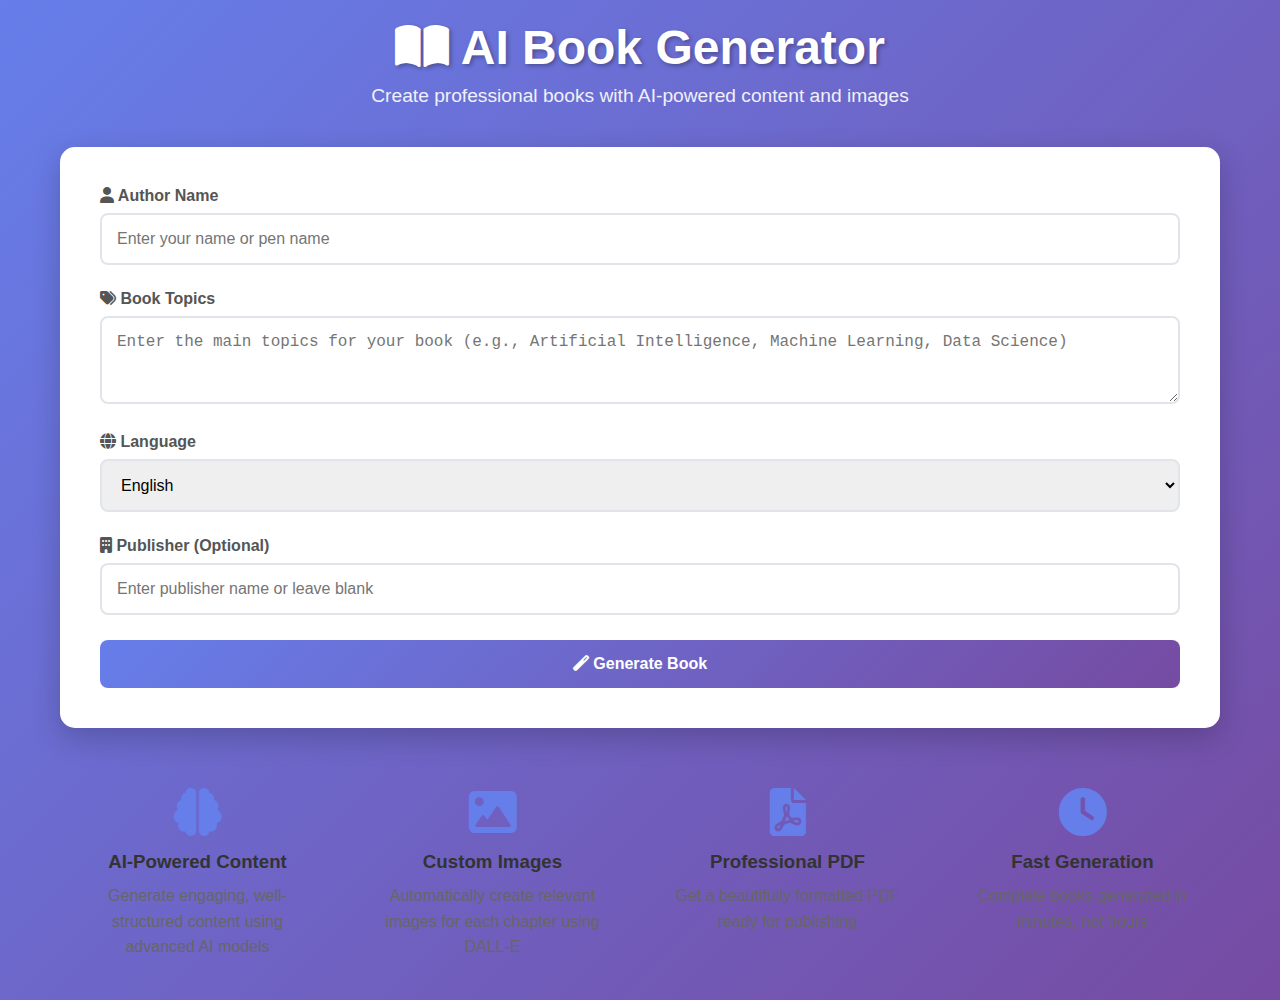
<file: index.html>
<!DOCTYPE html>
<html lang="en">
<head>
    <meta charset="UTF-8">
    <meta name="viewport" content="width=device-width, initial-scale=1.0">
    <title>AI Book Generator v2.0</title>
    <link href="https://cdnjs.cloudflare.com/ajax/libs/font-awesome/6.0.0/css/all.min.css" rel="stylesheet">
    <style>
        * {
            margin: 0;
            padding: 0;
            box-sizing: border-box;
        }

        body {
            font-family: 'Segoe UI', Tahoma, Geneva, Verdana, sans-serif;
            background: linear-gradient(135deg, #667eea 0%, #764ba2 100%);
            min-height: 100vh;
            color: #333;
        }

        .container {
            max-width: 1200px;
            margin: 0 auto;
            padding: 20px;
        }

        .header {
            text-align: center;
            color: white;
            margin-bottom: 40px;
        }

        .header h1 {
            font-size: 3rem;
            margin-bottom: 10px;
            text-shadow: 2px 2px 4px rgba(0,0,0,0.3);
        }

        .header p {
            font-size: 1.2rem;
            opacity: 0.9;
        }

        .card {
            background: white;
            border-radius: 15px;
            box-shadow: 0 10px 30px rgba(0,0,0,0.2);
            padding: 40px;
            margin-bottom: 30px;
        }

        .form-group {
            margin-bottom: 25px;
        }

        .form-group label {
            display: block;
            margin-bottom: 8px;
            font-weight: 600;
            color: #555;
        }

        .form-control {
            width: 100%;
            padding: 15px;
            border: 2px solid #e1e5e9;
            border-radius: 8px;
            font-size: 16px;
            transition: border-color 0.3s ease;
        }

        .form-control:focus {
            outline: none;
            border-color: #667eea;
            box-shadow: 0 0 0 3px rgba(102, 126, 234, 0.1);
        }

        .btn {
            background: linear-gradient(135deg, #667eea 0%, #764ba2 100%);
            color: white;
            padding: 15px 30px;
            border: none;
            border-radius: 8px;
            font-size: 16px;
            font-weight: 600;
            cursor: pointer;
            transition: transform 0.2s ease, box-shadow 0.2s ease;
            width: 100%;
        }

        .btn:hover {
            transform: translateY(-2px);
            box-shadow: 0 5px 15px rgba(0,0,0,0.2);
        }

        .btn:disabled {
            opacity: 0.6;
            cursor: not-allowed;
            transform: none;
        }

        .progress-container {
            display: none;
            margin-top: 20px;
        }

        .progress-bar {
            width: 100%;
            height: 8px;
            background: #e1e5e9;
            border-radius: 4px;
            overflow: hidden;
            margin-bottom: 15px;
        }

        .progress-fill {
            height: 100%;
            background: linear-gradient(90deg, #667eea, #764ba2);
            width: 0%;
            transition: width 0.3s ease;
        }

        .progress-text {
            text-align: center;
            color: #666;
            font-size: 14px;
        }

        .result-container {
            display: none;
            text-align: center;
        }

        .result-container h3 {
            color: #28a745;
            margin-bottom: 15px;
        }

        .download-btn {
            background: #28a745;
            color: white;
            padding: 12px 25px;
            text-decoration: none;
            border-radius: 6px;
            display: inline-block;
            margin-top: 10px;
            transition: background 0.3s ease;
        }

        .download-btn:hover {
            background: #218838;
        }

        .error {
            background: #f8d7da;
            color: #721c24;
            padding: 15px;
            border-radius: 8px;
            margin-top: 20px;
            display: none;
        }

        .features {
            display: grid;
            grid-template-columns: repeat(auto-fit, minmax(250px, 1fr));
            gap: 20px;
            margin-top: 40px;
        }

        .feature {
            text-align: center;
            padding: 20px;
        }

        .feature i {
            font-size: 3rem;
            color: #667eea;
            margin-bottom: 15px;
        }

        .feature h3 {
            margin-bottom: 10px;
            color: #333;
        }

        .feature p {
            color: #666;
            line-height: 1.6;
        }

        @media (max-width: 768px) {
            .header h1 {
                font-size: 2rem;
            }
            
            .card {
                padding: 20px;
            }
            
            .features {
                grid-template-columns: 1fr;
            }
        }
    </style>
</head>
<body>
    <div class="container">
        <div class="header">
            <h1><i class="fas fa-book-open"></i> AI Book Generator</h1>
            <p>Create professional books with AI-powered content and images</p>
        </div>

        <div class="card">
            <form id="bookForm">
                <div class="form-group">
                    <label for="author"><i class="fas fa-user"></i> Author Name</label>
                    <input type="text" id="author" name="author" class="form-control" required 
                           placeholder="Enter your name or pen name">
                </div>

                <div class="form-group">
                    <label for="topics"><i class="fas fa-tags"></i> Book Topics</label>
                    <textarea id="topics" name="topics" class="form-control" rows="3" required
                              placeholder="Enter the main topics for your book (e.g., Artificial Intelligence, Machine Learning, Data Science)"></textarea>
                </div>

                <div class="form-group">
                    <label for="language"><i class="fas fa-globe"></i> Language</label>
                    <select id="language" name="language" class="form-control">
                        <option value="English">English</option>
                        <option value="German">German</option>
                        <option value="French">French</option>
                        <option value="Spanish">Spanish</option>
                        <option value="Italian">Italian</option>
                    </select>
                </div>

                <div class="form-group">
                    <label for="publisher"><i class="fas fa-building"></i> Publisher (Optional)</label>
                    <input type="text" id="publisher" name="publisher" class="form-control"
                           placeholder="Enter publisher name or leave blank">
                </div>

                <button type="submit" class="btn" id="generateBtn">
                    <i class="fas fa-magic"></i> Generate Book
                </button>
            </form>

            <div class="progress-container" id="progressContainer">
                <div class="progress-bar">
                    <div class="progress-fill" id="progressFill"></div>
                </div>
                <div class="progress-text" id="progressText">Initializing...</div>
            </div>

            <div class="error" id="errorContainer"></div>

            <div class="result-container" id="resultContainer">
                <h3><i class="fas fa-check-circle"></i> Book Generated Successfully!</h3>
                <p>Your book has been created with AI-generated content and images.</p>
                <a href="#" class="download-btn" id="downloadBtn">
                    <i class="fas fa-download"></i> Download PDF
                </a>
            </div>
        </div>

        <div class="features">
            <div class="feature">
                <i class="fas fa-brain"></i>
                <h3>AI-Powered Content</h3>
                <p>Generate engaging, well-structured content using advanced AI models</p>
            </div>
            <div class="feature">
                <i class="fas fa-image"></i>
                <h3>Custom Images</h3>
                <p>Automatically create relevant images for each chapter using DALL-E</p>
            </div>
            <div class="feature">
                <i class="fas fa-file-pdf"></i>
                <h3>Professional PDF</h3>
                <p>Get a beautifully formatted PDF ready for publishing</p>
            </div>
            <div class="feature">
                <i class="fas fa-clock"></i>
                <h3>Fast Generation</h3>
                <p>Complete books generated in minutes, not hours</p>
            </div>
        </div>
    </div>

    <script>
        document.getElementById('bookForm').addEventListener('submit', async function(e) {
            e.preventDefault();
            
            const formData = new FormData(this);
            const generateBtn = document.getElementById('generateBtn');
            const progressContainer = document.getElementById('progressContainer');
            const progressFill = document.getElementById('progressFill');
            const progressText = document.getElementById('progressText');
            const errorContainer = document.getElementById('errorContainer');
            const resultContainer = document.getElementById('resultContainer');
            
            // Show progress
            generateBtn.disabled = true;
            generateBtn.innerHTML = '<i class="fas fa-spinner fa-spin"></i> Generating...';
            progressContainer.style.display = 'block';
            errorContainer.style.display = 'none';
            resultContainer.style.display = 'none';
            
            // Simulate progress
            let progress = 0;
            const progressInterval = setInterval(() => {
                progress += Math.random() * 15;
                if (progress > 90) progress = 90;
                progressFill.style.width = progress + '%';
                
                if (progress < 30) {
                    progressText.textContent = 'Generating book content...';
                } else if (progress < 60) {
                    progressText.textContent = 'Creating images...';
                } else if (progress < 90) {
                    progressText.textContent = 'Formatting PDF...';
                }
            }, 1000);
            
            try {
                const response = await fetch('generate_book_v2.php', {
                    method: 'POST',
                    body: formData
                });
                
                const result = await response.json();
                
                clearInterval(progressInterval);
                progressFill.style.width = '100%';
                progressText.textContent = 'Complete!';
                
                if (result.success) {
                    setTimeout(() => {
                        progressContainer.style.display = 'none';
                        resultContainer.style.display = 'block';
                        document.getElementById('downloadBtn').href = result.pdf_url;
                        
                        // Show book info
                        const bookInfo = result.book_data;
                        document.querySelector('.result-container h3').innerHTML = 
                            `<i class="fas fa-check-circle"></i> "${bookInfo.title}" Generated!`;
                    }, 1000);
                } else {
                    throw new Error(result.error || 'Unknown error occurred');
                }
                
            } catch (error) {
                clearInterval(progressInterval);
                progressContainer.style.display = 'none';
                errorContainer.style.display = 'block';
                errorContainer.textContent = 'Error: ' + error.message;
                
                generateBtn.disabled = false;
                generateBtn.innerHTML = '<i class="fas fa-magic"></i> Generate Book';
            }
        });
    </script>
</body>
</html>
</file>
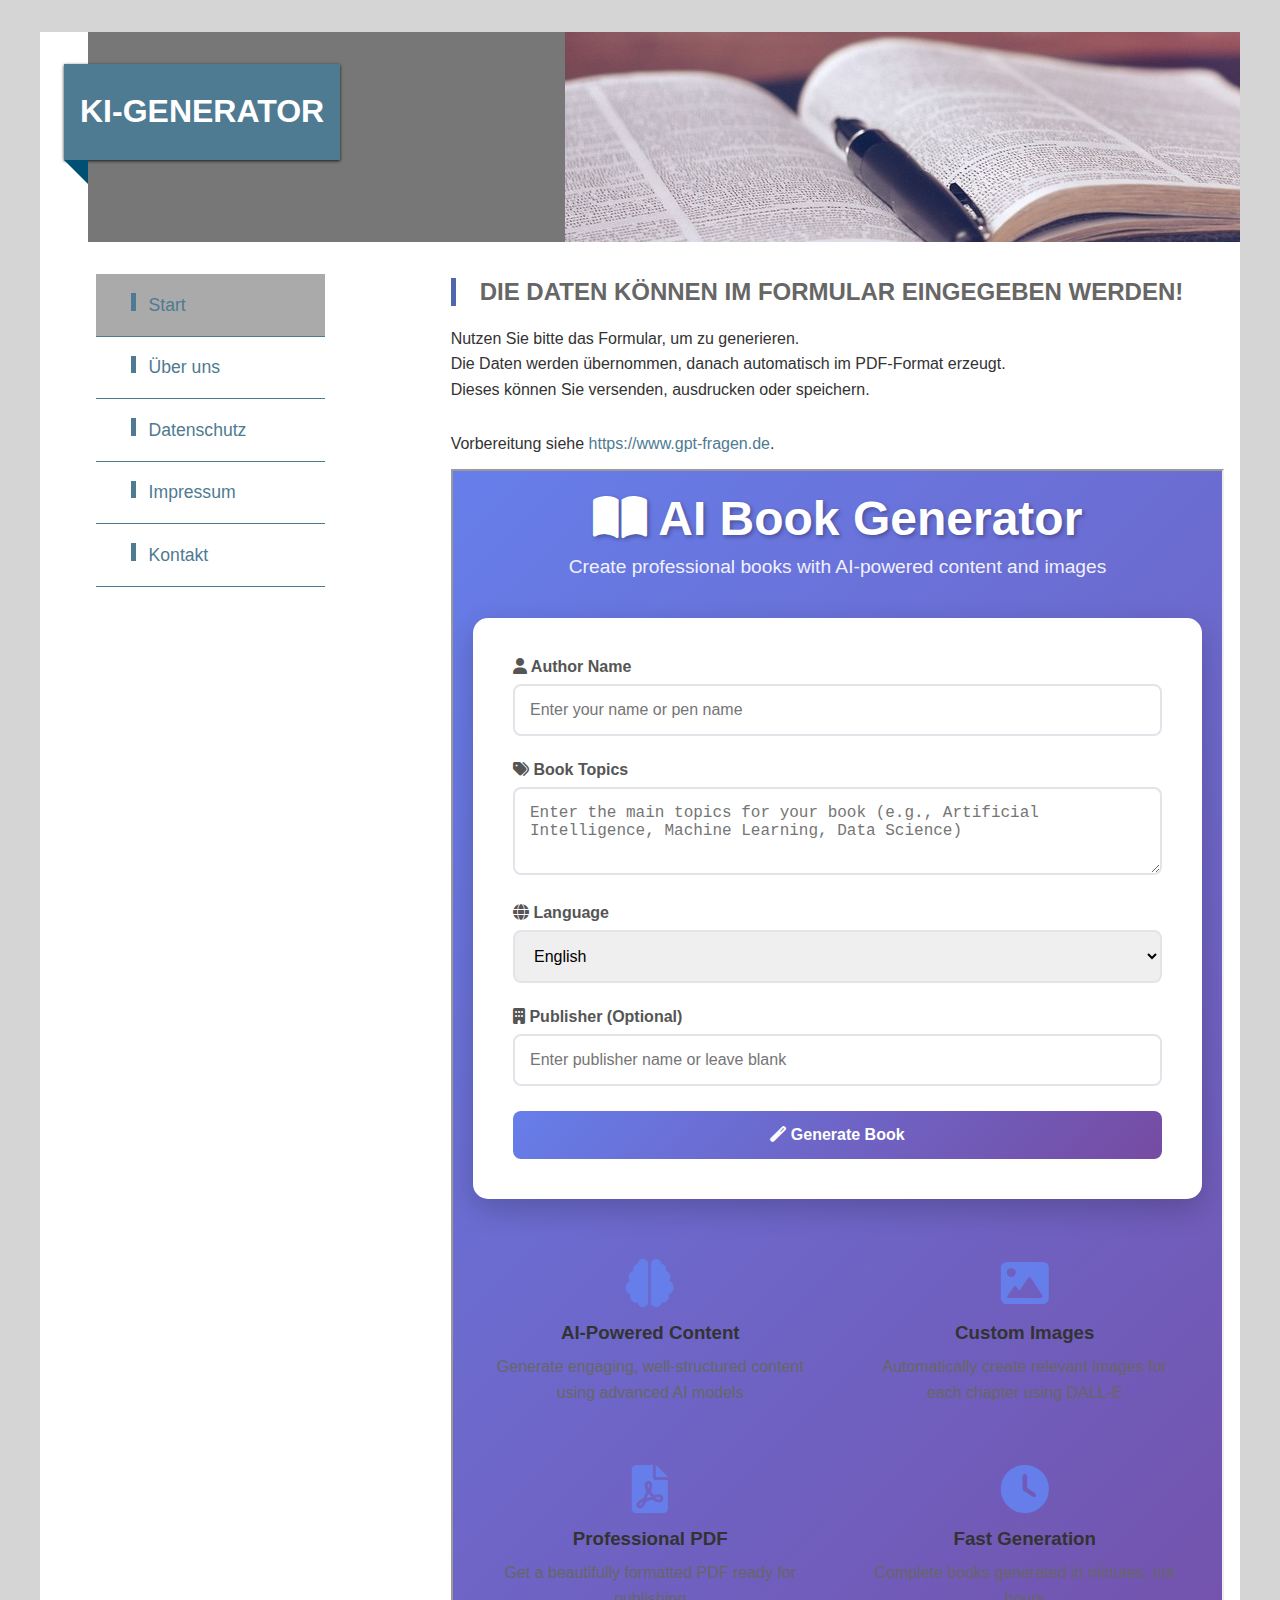
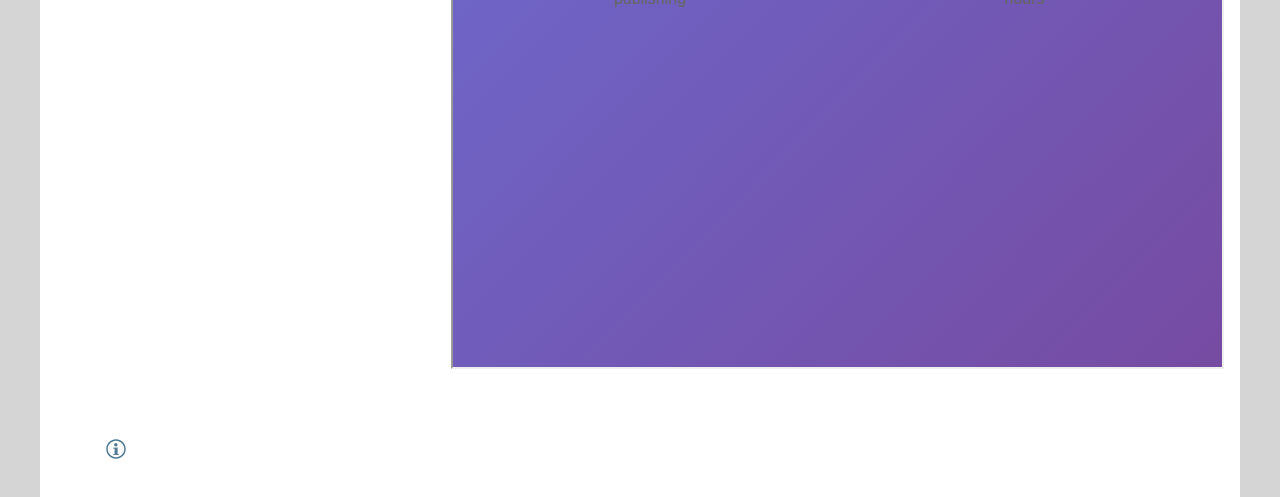
<file: buchgenerator.bilke-projects.com/index.html>
<!DOCTYPE html>
<html lang="de">
<head>
	<meta charset="utf-8">
	<meta name="viewport" content="width=device-width, initial-scale=1.0">
	<meta name="description" content="KI-Generator! Erstellt KI-Wissen über ein bestimmtes Thema." />
    	<link rel="stylesheet" href="css/style.css">
	<title>KI-Generator</title>
	<script src="https://ajax.googleapis.com/ajax/libs/jquery/3.6.4/jquery.min.js"></script>
	<script>
(function($) {
  // Empty object, we are going to use this as our Queue
  var ajaxQueue = $({});

  $.ajaxQueue = function(ajaxOpts) {
    // hold the original complete function
    var oldComplete = ajaxOpts.complete;

    // queue our ajax request
    ajaxQueue.queue(function(next) {    

      // create a complete callback to fire the next event in the queue
      ajaxOpts.complete = function() {
        // fire the original complete if it was there
        if (oldComplete) oldComplete.apply(this, arguments);    
        next(); // run the next query in the queue
      };

      // run the query
      $.ajax(ajaxOpts);
    });
  };

})(jQuery);

		function progressArea() {
			for (const el of document.getElementById('form').querySelectorAll("[required]")) {
 				 if (!el.reportValidity()) {
				    return false;
				  }
			}
			var topic_files = [];
			var dyn_functions = [];
			var divcode = `
					$.ajaxQueue({
						url: "-url-", 
    tryCount : 0,
    retryLimit : 10,
						success: function(data){
							topic_files[-id-] = data;
							document.getElementById('topics').value = topic_files.join('\\n');
							document.getElementById("-imgid-").src="img/checked.png";
							$("#-loadid-").html(\'<img src="img/checked.png" style="height:50px;" id="-imgid-" /><strong>Thema -topic- geladen! </strong>\');
						},
  error : function(xhr, textStatus, errorThrown ) {
        if (textStatus == "timeout") {
            this.tryCount++;
            if (this.tryCount <= this.retryLimit) {
                //try again
                $.ajaxQueue(this);
                return;
            }            
            return;
        }
        if (xhr.status == 500) {
            console.log("RETRY STATUS 500");
        } else {
            console.log("RETRY STATUS "+xhr.status);
        }
    }
					});
					`;
			var divele = `
				<div id="-loadid-">
					<img src="img/loading.gif" style="height:50px;" id="-imgid-" /> <strong>Lade -topic- ... </strong>
				</div>`;
			var html = '';
			var eval_code = '';
			var language = document.getElementById('language').value;
			var topic = document.getElementById('topic').value;
			var topics = document.getElementById('topics').value.split('\n');
			html += divele.replace('-loadid-', 'div_0').replace('-imgid-', 'img_0').replace('-topic-', 'Vorwort').replace('-url-', 'https://buchgenerator.bilke-projects.com/fetch_book_data.php?Vorwort=1&Sprache='+language+'&Thema='+topic);
			eval_code += divcode.replace('-id-', '0').replace('-loadid-', 'div_0').replace('-imgid-', 'img_0').replace('-topic-', 'Vorwort').replace('-url-', 'https://buchgenerator.bilke-projects.com/fetch_book_data.php?Vorwort=1&Sprache='+language+'&Thema='+topic);
			for(var i=1; i <= topics.length; i++) {
				html += divele.replace('-loadid-', 'div_'+i).replace('-imgid-', 'img_'+i).replace('-topic-', topics[i-1]).replace('-url-', 'https://buchgenerator.bilke-projects.com/fetch_book_data.php?Thema='+topics[i-1]+'&Sprache='+language);
				eval_code += divcode.replace('-id-', i).replace('-loadid-', 'div_'+i).replace('-imgid-', 'img_'+i).replace('-topic-', topics[i-1]).replace('-url-', 'https://buchgenerator.bilke-projects.com/fetch_book_data.php?Thema='+topics[i-1]+'&Sprache='+language);
			}
			html += divele.replace('-loadid-', 'div_'+(i+1)).replace('-imgid-', 'div_'+(i+1)).replace('-topic-', 'Nachwort').replace('-url-', 'https://buchgenerator.bilke-projects.com/fetch_book_data.php?Nachwort=1&Thema='+topic+'&Sprache='+language);
			eval_code += divcode.replace('-id-', i).replace('-loadid-', 'div_'+(i+1)).replace('-imgid-', 'div_'+(i+1)).replace('-topic-', 'Nachwort').replace('-url-', 'https://buchgenerator.bilke-projects.com/fetch_book_data.php?Nachwort=1&Thema='+topic+'&Sprache='+language);
			document.getElementById('progressarea').innerHTML = html;
			console.log(eval_code);
			eval(eval_code);
			document.getElementById('daten').style.visibility = 'hidden';
			document.getElementById('buch').style.visibility = 'visible';
			document.getElementById('form').action = '/generate_book.php';
		}
	</script>
  	<style>
button:hover {
    background-color: #45a049;
}
button {
    width: 100%;
    background-color: #4CAF50;
    color: white;
    padding: 14px 20px;
    margin: 8px 0;
    border: none;
    border-radius: 4px;
    cursor: pointer;
}
	</style>
</head>
<body>
<!--div class="gtranslate_wrapper"></div>
<script>window.gtranslateSettings = {"default_language":"de","native_language_names":true,"detect_browser_language":true,"languages":["de","fr","it","es","en"],"wrapper_selector":".gtranslate_wrapper"}</script>
<script src="https://cdn.gtranslate.net/widgets/latest/float.js" defer></script-->
<header>
    <a class="ribbon" tabindex="-1" title="zurück zur Startseite!" href="index.html">
	   <h1 id="logo">KI-Generator</h1>
    </a>  
</header>

<main>

	<nav id="navigation">
	<ul>
		<li><a aria-current="page">Start</a></li>
		<li><a href="1-ueber_uns.html">Über uns</a></li>
		<li><a href="1-datenschutz.html">Datenschutz</a></li>
		<li><a href="1-impressum.html">Impressum</a>
		<li><a href="2-contact.html">Kontakt</a></li>
	</ul>
	</nav>
     	
	<section id="intro">   
	<h2>Die Daten können im Formular eingegeben werden!</h2>
    <p>
		Nutzen Sie bitte das Formular, um zu generieren.<br/> Die Daten werden übernommen, danach automatisch im PDF-Format erzeugt.<br/> Dieses können Sie versenden, ausdrucken oder speichern.
	</p>
    </section>
    <article>
	Vorbereitung siehe <a href="https://www.gpt-fragen.de" target="_new">https://www.gpt-fragen.de</a>.
    </article>	    
    <article>
   		 <!--h2>KI-Generator</h2>
				<form action="/generate_book.php" method="post" id="form" enctype="multipart/form-data">
 				<label for="Titel">Titel:</label><br/>
				<input name="Titel" type="text" required /><br/><br/>
 				<label for="Author">Autor:</label><br/>
				<input name="Author" type="text" required /><br/><br/>
 				<label for="Verlag">Verlag:</label><br/>
				<input name="Verlag" type="text" required /><br/><br/>
 				<label for="Sprache">Sprache:</label><br/>
				<input name="Sprache" type="text" required value="German" id="language" /><br/><br/>
 				<label for="Thema">Thema:</label><br/>
				<input name="Thema" type="text" required id="topic" /><br/><br/>
 				<label for="Themen">Themen (zeilenweise):</label><br/>
				<textarea name="Themen" required  style="white-space: pre-wrap;" rows="20" id="topics" ></textarea><br/><br/>
  				<input type="submit" name="generieren" id="buch" value="Nach Generierung erstellen!" style="visibility:hidden;"/>
			</form>  				
<button name="daten" id="daten" onClick="progressArea();">Daten generieren!</button>
			<div id="progressarea">

			</div-->
			<iframe style="width:100%;height:1500px;border=0;" src="index_v2.html">NO IFRAME SUPPORT</iframe>
    </article>

    

</main>

<footer class="grid">
    <ul id="footer-nav">
		<li><a href="2-contact.html" title="Kontakt"><img src="img/info.svg" alt="info"></a></li>
	</ul>
    <!--p>
    	Design: Duit, <a href="http://designenlassen.de/">designenlassen.de</a><br>
		technische Umsetzung: <a href="http://selfhtml.org">selfhtml.org</a>
    </p-->    
</footer>  
    
</body>
</html>
</file>
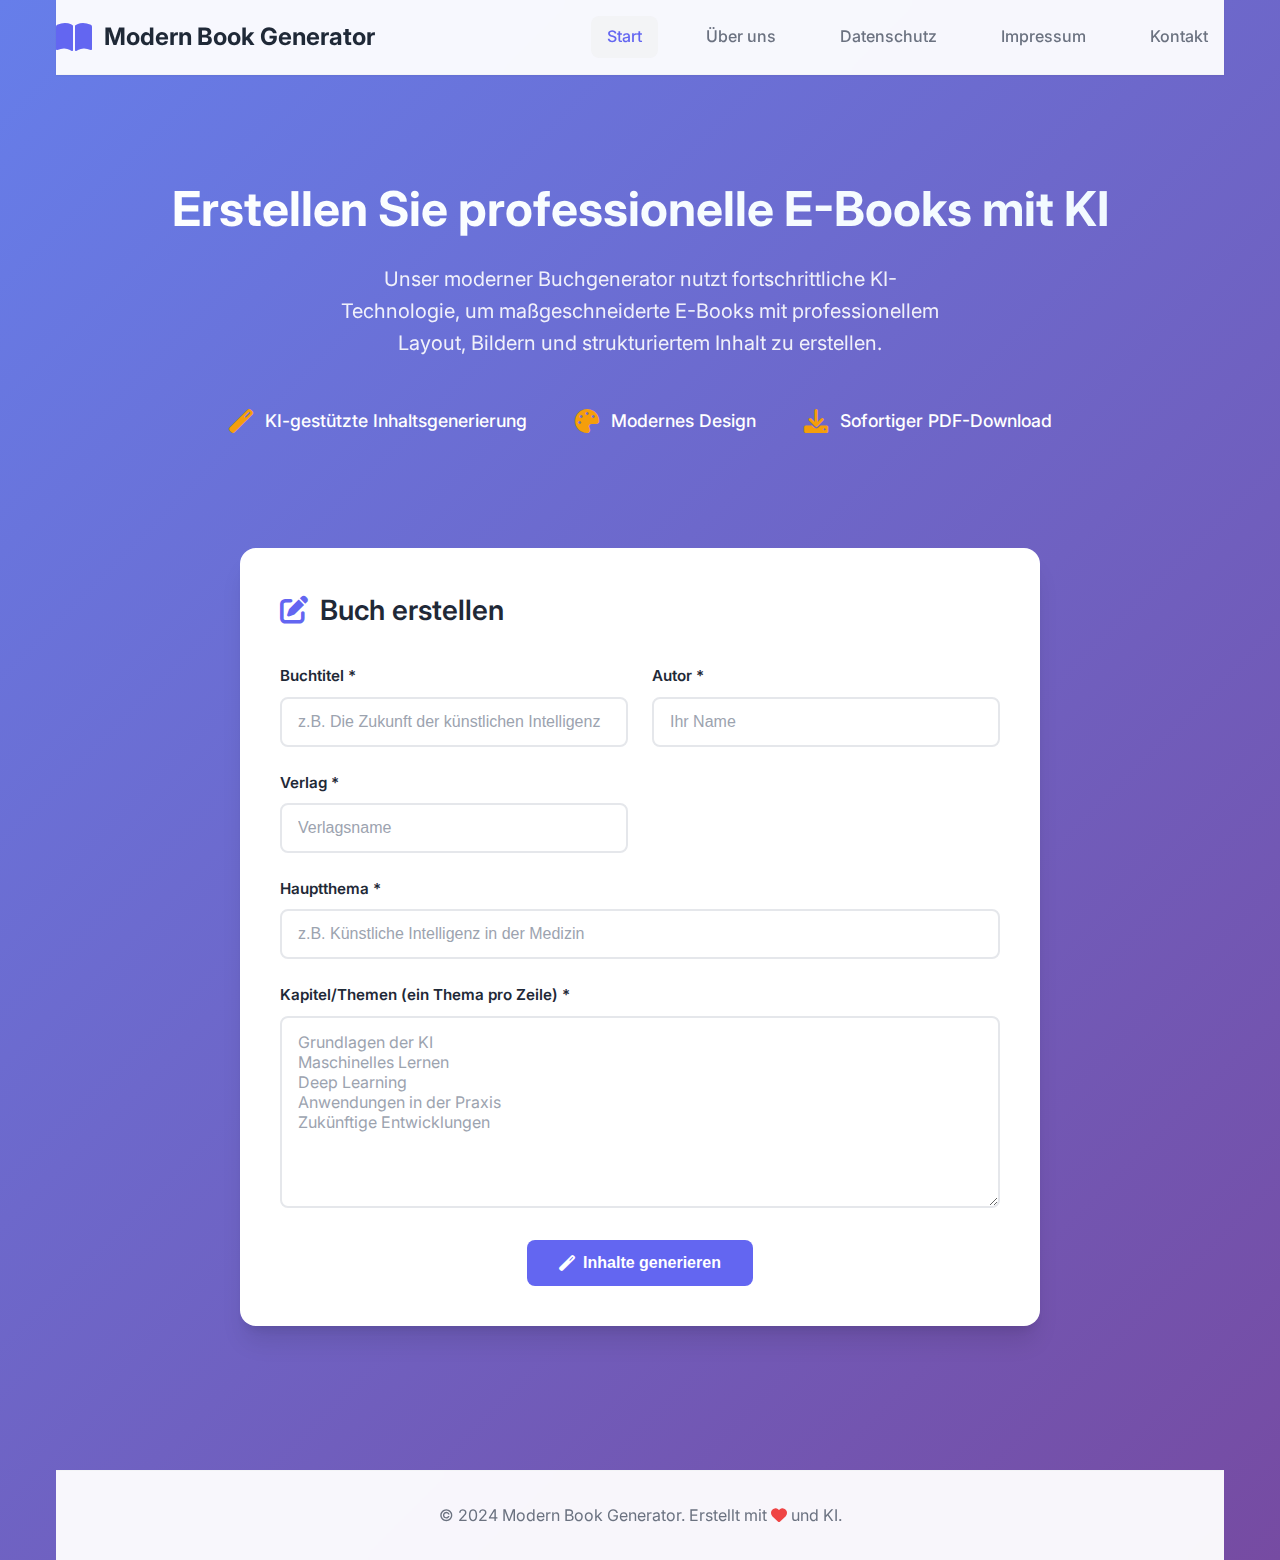
<file: buchgenerator.dominic-bilke.de/index.html>
<!DOCTYPE html>
<html lang="de">
<head>
	<meta charset="utf-8">
	<meta name="viewport" content="width=device-width, initial-scale=1.0">
	<meta name="description" content="Moderner Buchgenerator! Erstellt professionelle E-Books mit KI-gestützter Inhaltsgenerierung." />
    <link rel="stylesheet" href="css/modern-style.css">
	<title>Modern Book Generator</title>
	<script src="https://ajax.googleapis.com/ajax/libs/jquery/3.6.4/jquery.min.js"></script>
	<link href="https://fonts.googleapis.com/css2?family=Inter:wght@300;400;500;600;700&display=swap" rel="stylesheet">
	<link href="https://cdnjs.cloudflare.com/ajax/libs/font-awesome/6.0.0/css/all.min.css" rel="stylesheet">
</head>
<body>

<div class="container">
	<header class="header">
		<div class="header-content">
			<div class="logo">
				<i class="fas fa-book-open"></i>
				<h1>Modern Book Generator</h1>
			</div>
			<nav class="nav">
				<a href="index.html" class="nav-link active">Start</a>
				<a href="1-ueber_uns.html" class="nav-link">Über uns</a>
				<a href="1-datenschutz.html" class="nav-link">Datenschutz</a>
				<a href="1-impressum.html" class="nav-link">Impressum</a>
				<a href="2-contact.html" class="nav-link">Kontakt</a>
			</nav>
		</div>
	</header>

	<main class="main">
		<section class="hero">
			<div class="hero-content">
				<h2>Erstellen Sie professionelle E-Books mit KI</h2>
				<p>Unser moderner Buchgenerator nutzt fortschrittliche KI-Technologie, um maßgeschneiderte E-Books mit professionellem Layout, Bildern und strukturiertem Inhalt zu erstellen.</p>
				<div class="features">
					<div class="feature">
						<i class="fas fa-magic"></i>
						<span>KI-gestützte Inhaltsgenerierung</span>
					</div>
					<div class="feature">
						<i class="fas fa-palette"></i>
						<span>Modernes Design</span>
					</div>
					<div class="feature">
						<i class="fas fa-download"></i>
						<span>Sofortiger PDF-Download</span>
					</div>
				</div>
			</div>
		</section>

		<section class="form-section">
			<div class="form-container">
				<h3><i class="fas fa-edit"></i> Buch erstellen</h3>
				<form action="generate_book.php" method="post" id="bookForm" class="book-form">
					<div class="form-grid">
						<div class="form-group">
							<label for="Titel">Buchtitel *</label>
							<input name="Titel" type="text" required placeholder="z.B. Die Zukunft der künstlichen Intelligenz" />
						</div>
						
						<div class="form-group">
							<label for="Author">Autor *</label>
							<input name="Author" type="text" required placeholder="Ihr Name" />
						</div>
						
						<div class="form-group">
							<label for="Verlag">Verlag *</label>
							<input name="Verlag" type="text" required placeholder="Verlagsname" />
						</div>
						
						<div class="form-group full-width">
							<label for="Thema">Hauptthema *</label>
							<input name="Thema" type="text" required id="topic" placeholder="z.B. Künstliche Intelligenz in der Medizin" />
						</div>
						
						<div class="form-group full-width">
							<label for="Themen">Kapitel/Themen (ein Thema pro Zeile) *</label>
							<textarea name="Themen" required id="topics" rows="8" placeholder="Grundlagen der KI&#10;Maschinelles Lernen&#10;Deep Learning&#10;Anwendungen in der Praxis&#10;Zukünftige Entwicklungen"></textarea>
						</div>
					</div>
					
					<div class="form-actions">
						<button type="button" id="generateData" class="btn btn-primary">
							<i class="fas fa-magic"></i> Inhalte generieren
						</button>
						<button type="submit" id="generateBook" class="btn btn-success" style="display: none;">
							<i class="fas fa-book"></i> E-Book erstellen
						</button>
					</div>
				</form>
			</div>
		</section>

		<section id="progressSection" class="progress-section" style="display: none;">
			<div class="progress-container">
				<h3><i class="fas fa-spinner fa-spin"></i> Inhalte werden generiert...</h3>
				<div class="progress-bar">
					<div class="progress-fill" id="progressFill"></div>
				</div>
				<div id="progressArea" class="progress-items"></div>
			</div>
		</section>
	</main>

	<footer class="footer">
		<div class="footer-content">
			<p>&copy; 2024 Modern Book Generator. Erstellt mit <i class="fas fa-heart"></i> und KI.</p>
		</div>
	</footer>
</div>

<script>
let generatedTopics = [];
let totalTopics = 0;
let completedTopics = 0;

function updateProgress() {
	const progress = (completedTopics / totalTopics) * 100;
	$('#progressFill').css('width', progress + '%');
	
	if (completedTopics === totalTopics) {
		$('#generateBook').show();
		$('#progressSection h3').html('<i class="fas fa-check-circle"></i> Alle Inhalte generiert!');
	}
}

function progressArea() {
	// Form validation
	for (const el of document.getElementById('bookForm').querySelectorAll("[required]")) {
		if (!el.reportValidity()) {
			return false;
		}
	}

	const topic = document.getElementById('topic').value;
	const topics = document.getElementById('topics').value.split('\n').filter(t => t.trim());
	
	// Add preface and afterword
	totalTopics = topics.length + 2; // +2 for preface and afterword
	completedTopics = 0;
	generatedTopics = [];
	
	$('#progressSection').show();
	$('#generateData').prop('disabled', true);
	updateProgress();
	
	// Generate preface
	generateContent('Vorwort', 'https://buchgenerator.dominic-bilke.de/fetch_book_data.php?Vorwort=1&Thema=' + encodeURIComponent(topic), 0);
	
	// Generate chapter content
	topics.forEach((topicName, index) => {
		if (topicName.trim()) {
			generateContent(topicName, 'https://buchgenerator.dominic-bilke.de/fetch_book_data.php?Thema=' + encodeURIComponent(topicName), index + 1);
		}
	});
	
	// Generate afterword
	generateContent('Nachwort', 'https://buchgenerator.dominic-bilke.de/fetch_book_data.php?Nachwort=1&Thema=' + encodeURIComponent(topic), topics.length + 1);
}

function generateContent(topicName, url, index) {
	const progressItem = $(`
		<div class="progress-item" id="progress_${index}">
			<div class="progress-icon">
				<i class="fas fa-spinner fa-spin"></i>
			</div>
			<div class="progress-text">
				<strong>${topicName}</strong>
				<span>Wird generiert...</span>
			</div>
		</div>
	`);
	
	$('#progressArea').append(progressItem);
	
	$.ajax({
		url: url,
		success: function(data) {
			generatedTopics[index] = data;
			completedTopics++;
			
			progressItem.find('.progress-icon').html('<i class="fas fa-check-circle"></i>');
			progressItem.find('.progress-text span').text('Generiert!');
			progressItem.addClass('completed');
			
			updateProgress();
		},
		error: function() {
			progressItem.find('.progress-icon').html('<i class="fas fa-exclamation-circle"></i>');
			progressItem.find('.progress-text span').text('Fehler beim Generieren');
			progressItem.addClass('error');
			
			completedTopics++;
			updateProgress();
		}
	});
}

$(document).ready(function() {
	$('#generateData').click(progressArea);
	
	// Auto-resize textarea
	$('#topics').on('input', function() {
		this.style.height = 'auto';
		this.style.height = (this.scrollHeight) + 'px';
	});
});
</script>

</body>
</html>
</file>
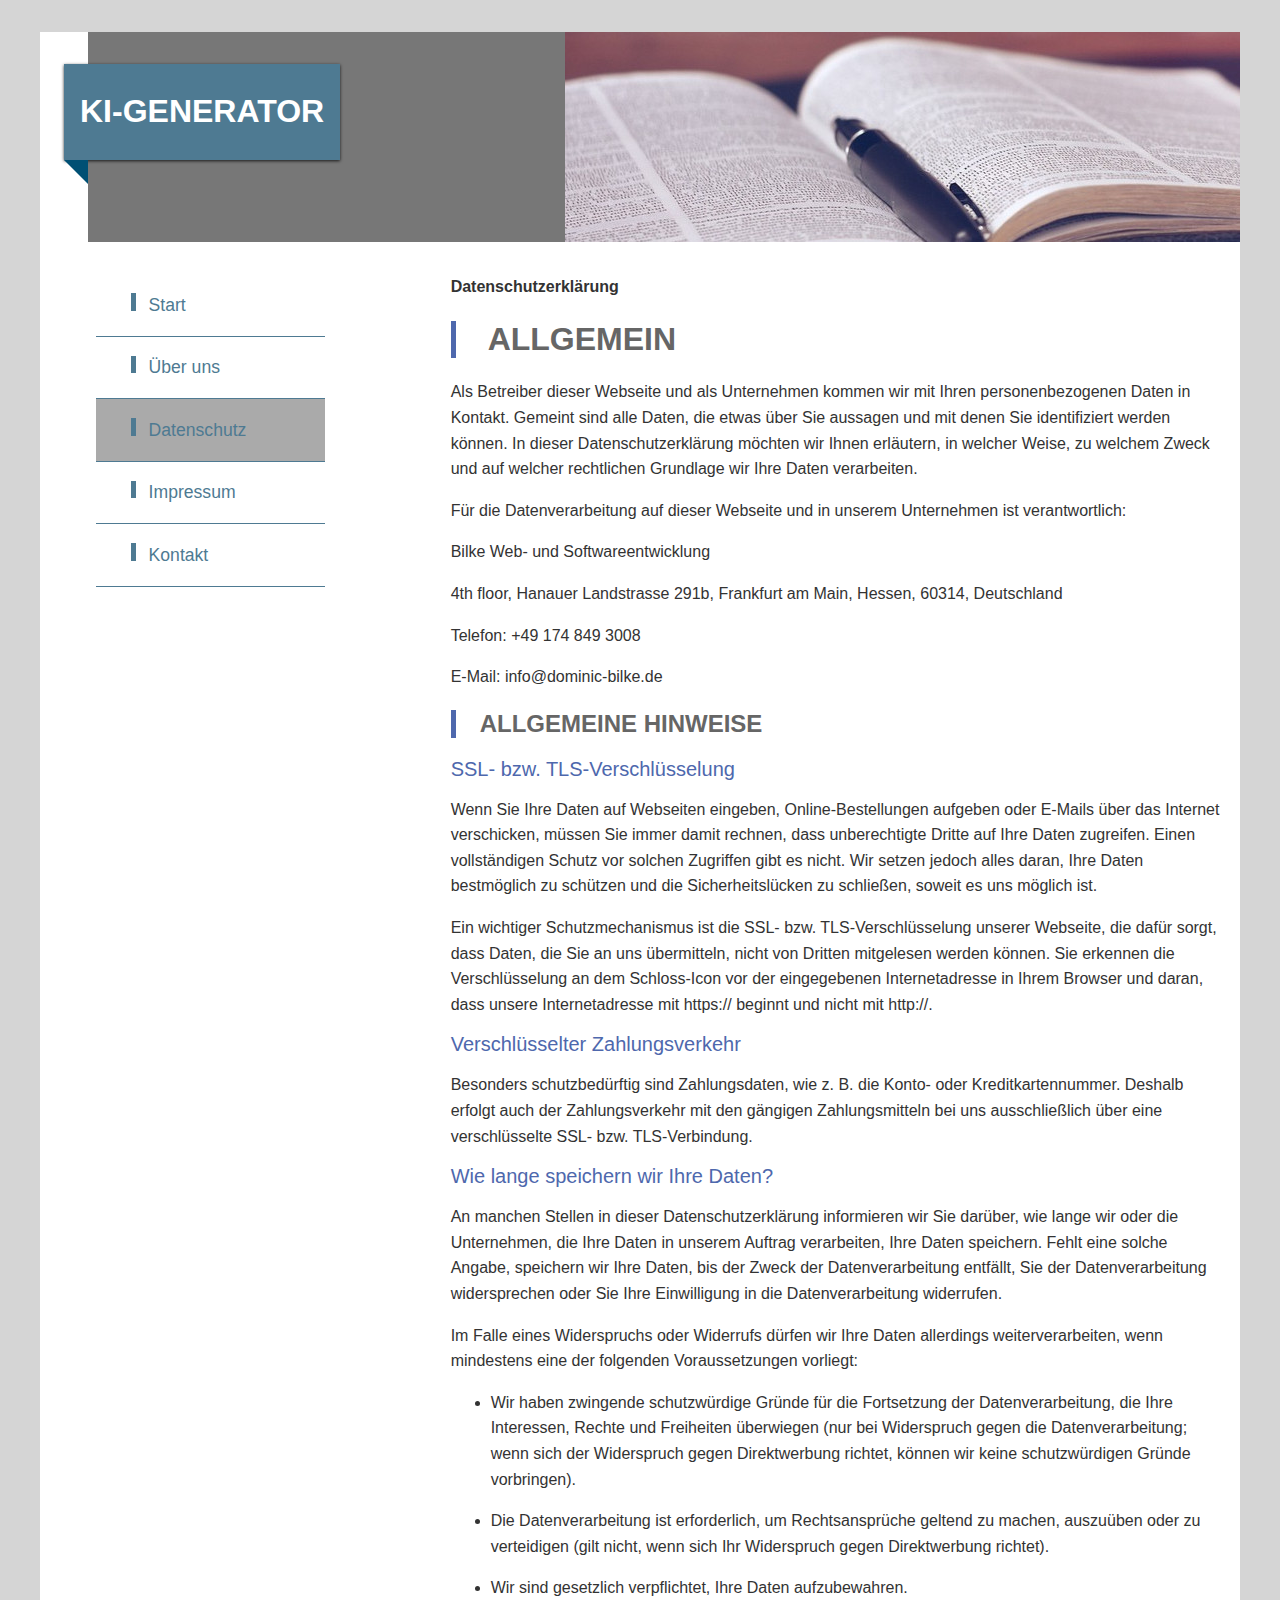
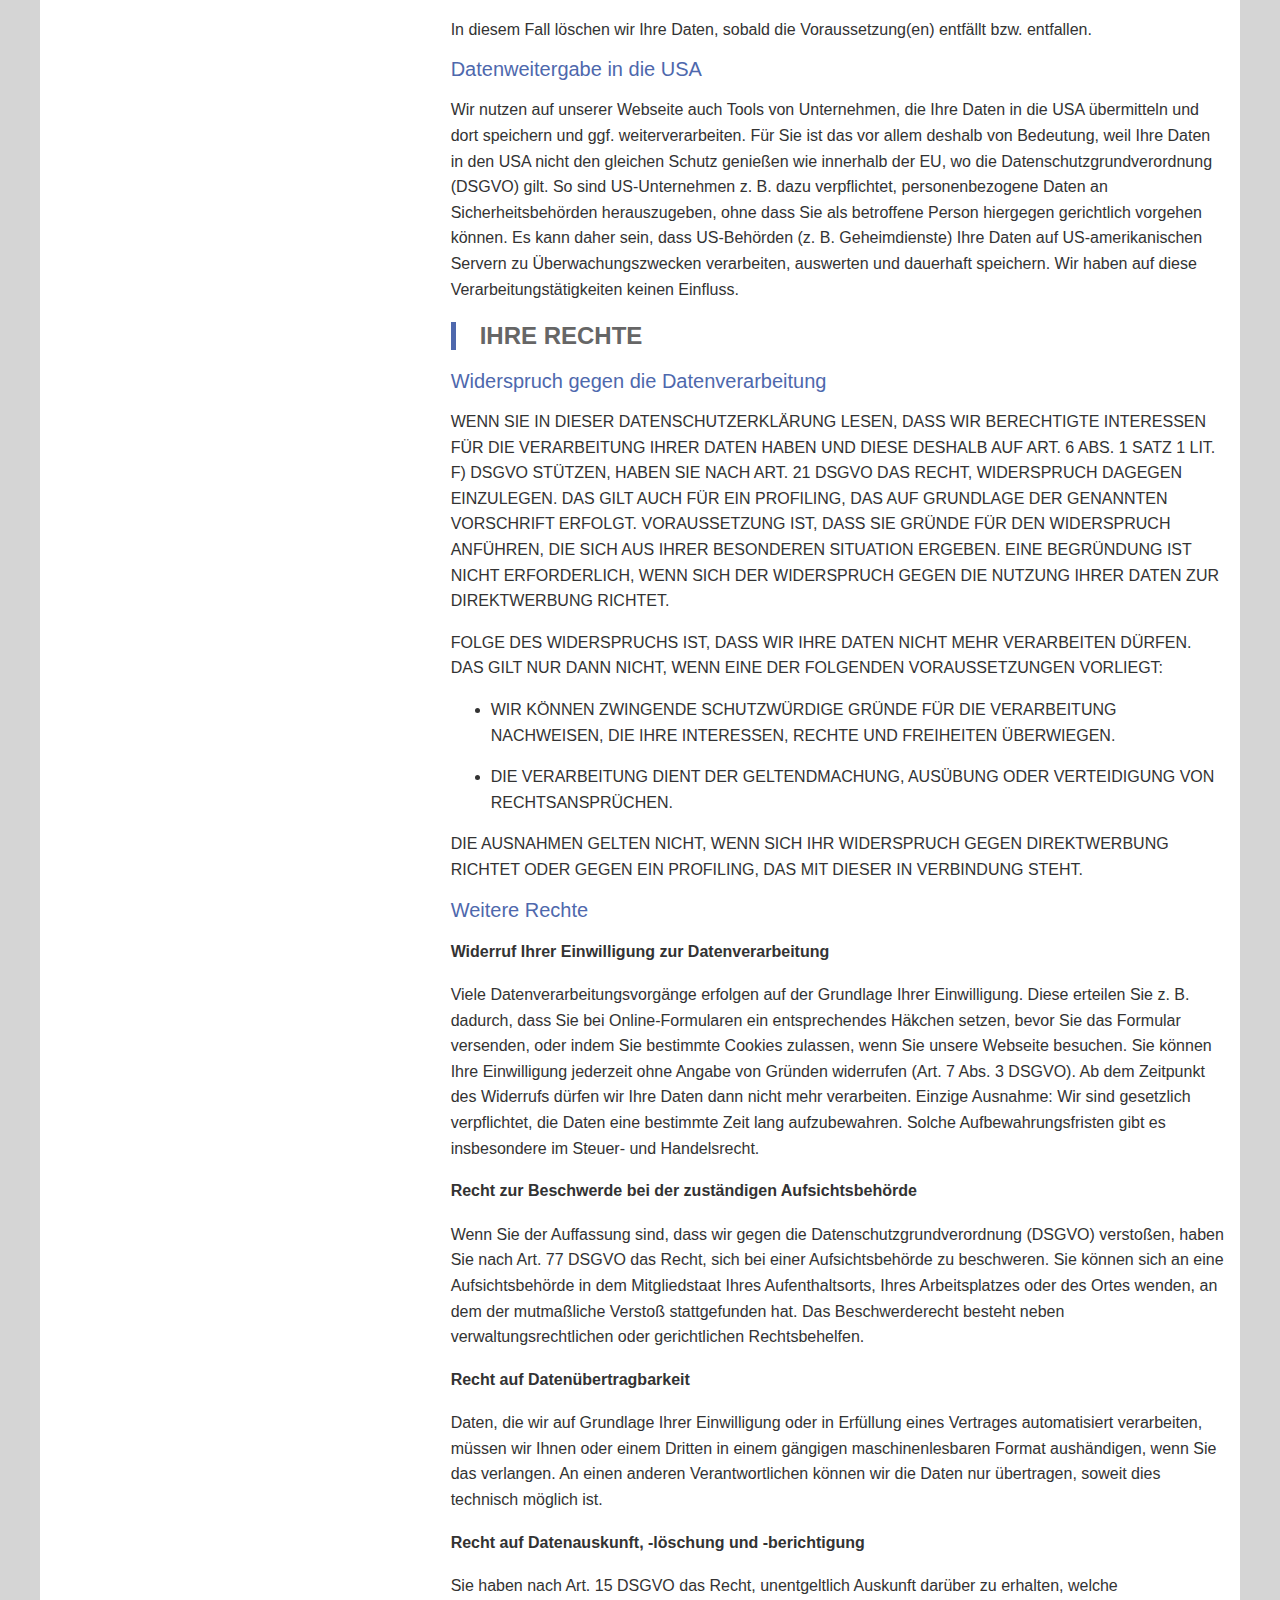
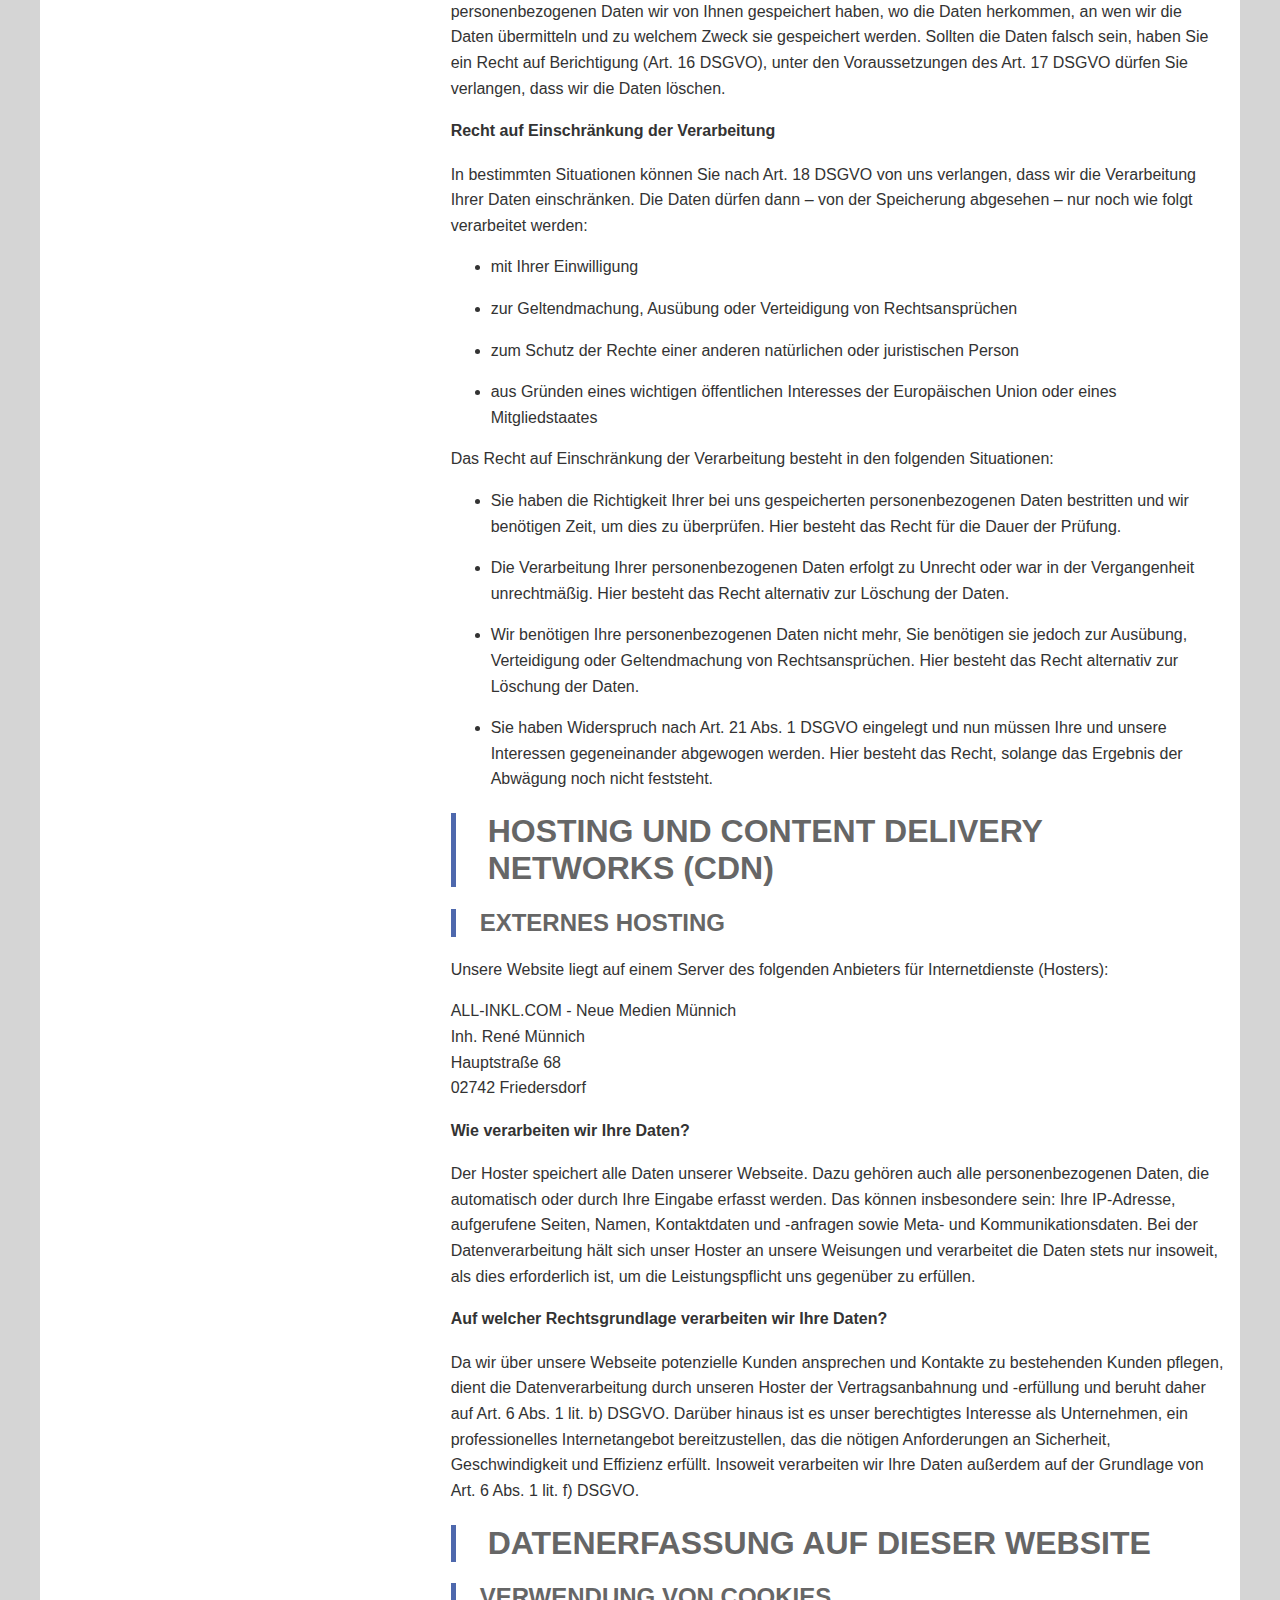
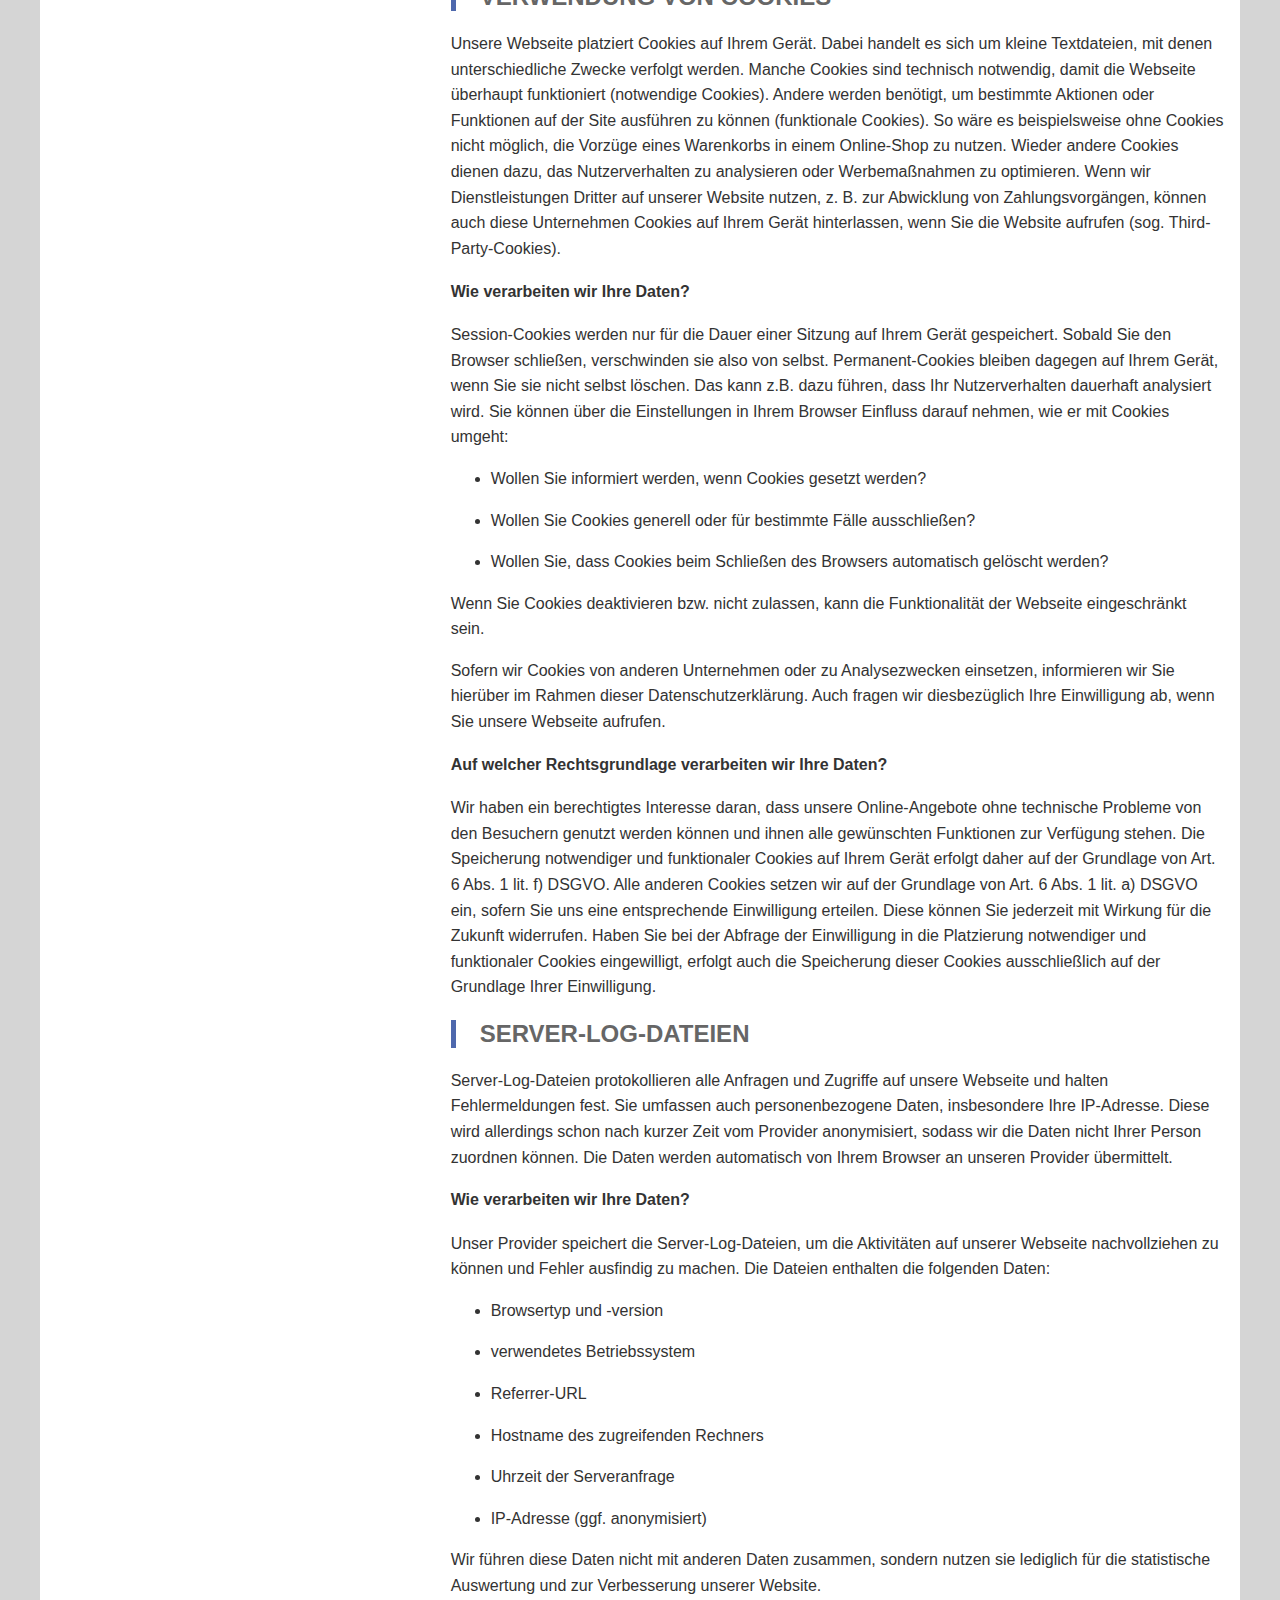
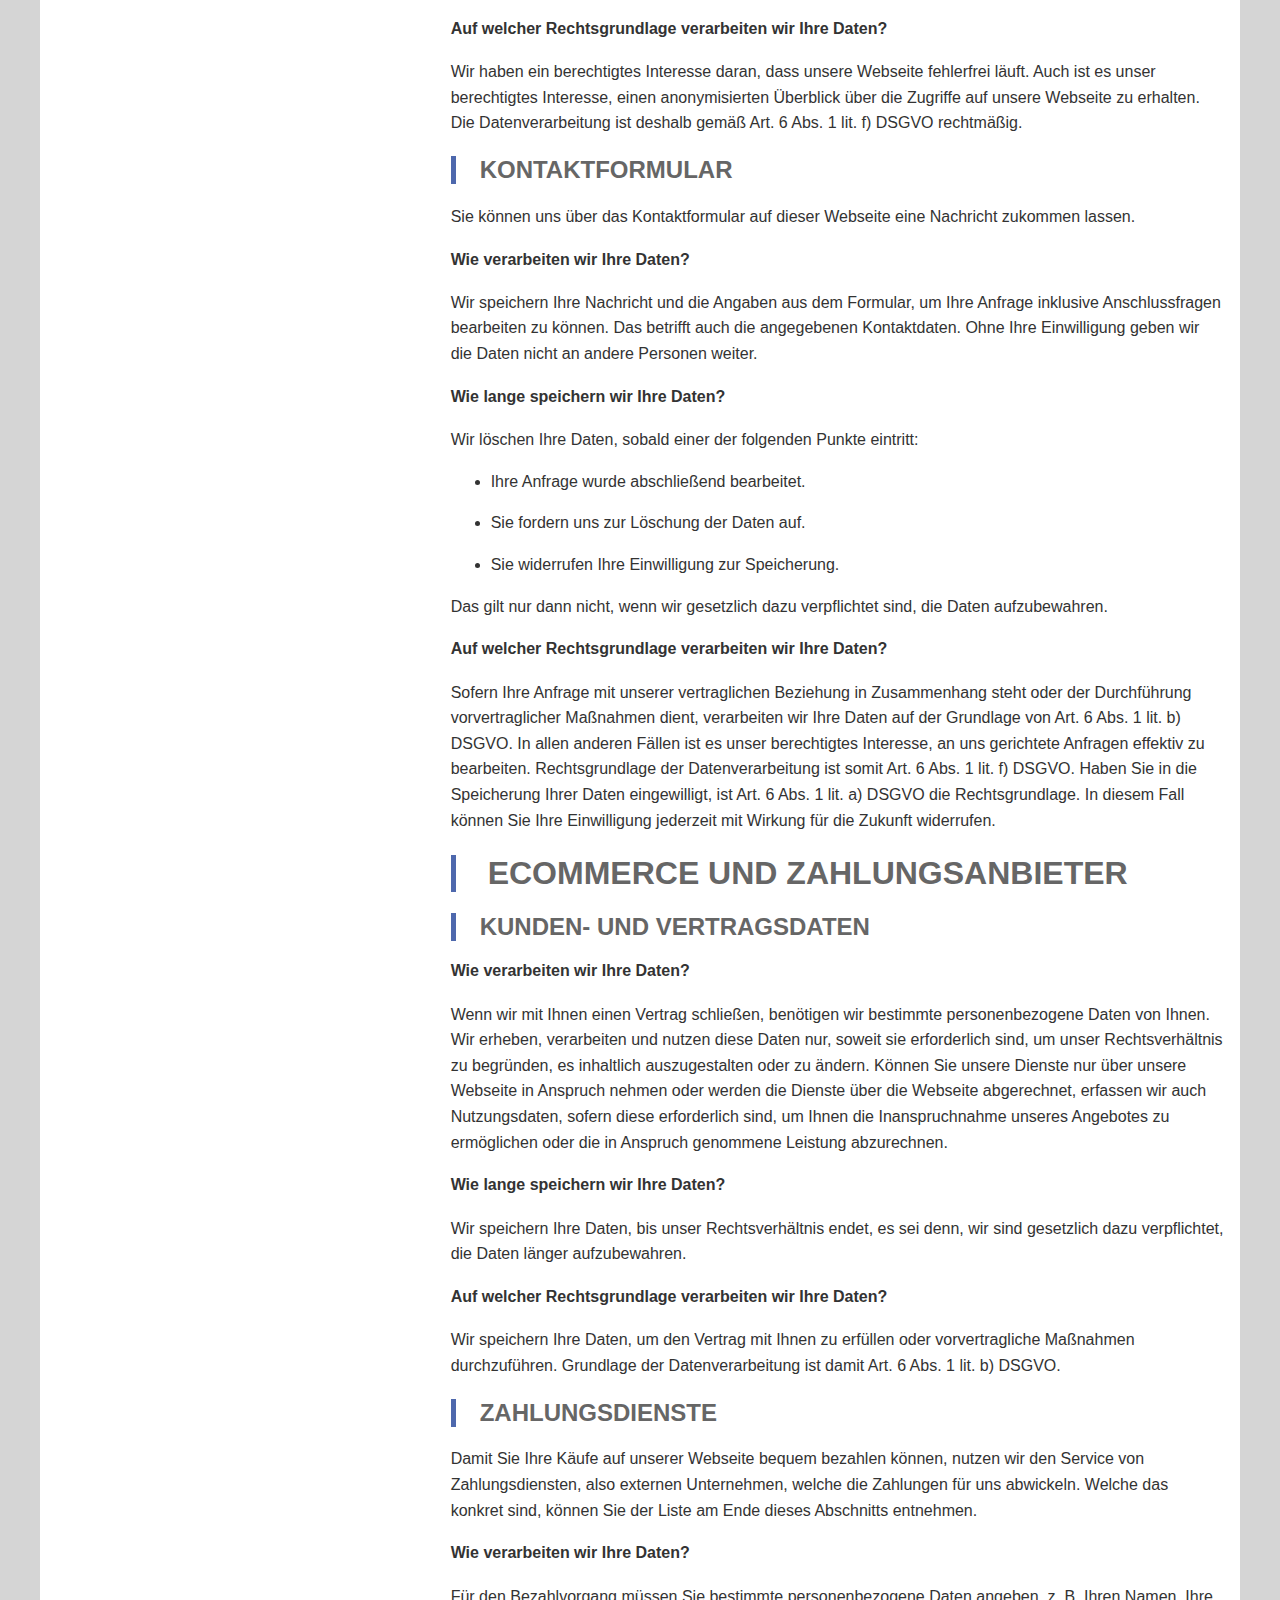
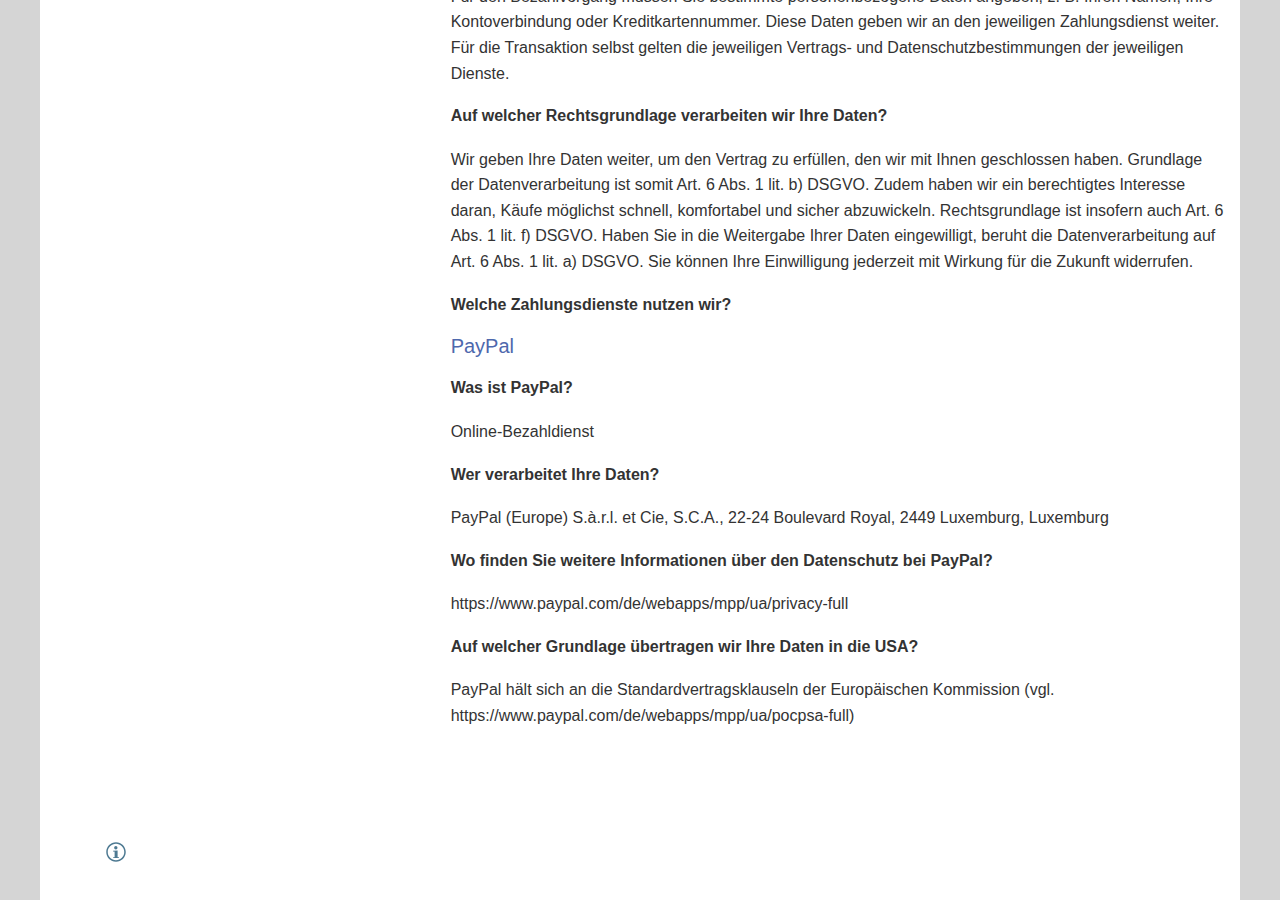
<file: buchgenerator.bilke-projects.com/1-datenschutz.html>
<!DOCTYPE html>
<html lang="de">
<head>
	<meta charset="utf-8">
	<meta name="viewport" content="width=device-width, initial-scale=1.0">
    <meta name="description" content="KI-Generator! Erstellt ein Buch über ein bestimmtes Thema.">
    <link rel="stylesheet" href="css/style.css">
	<title>KI-Generator</title>
</head>
<body>

<header>
    <a class="ribbon" tabindex="-1" title="zurück zur Startseite!" href="index.html">
	   <h1 id="logo" >KI-Generator</h1>
    </a>  
</header>

     	
<main>
	<nav id="navigation">
	<ul>
		<li><a href="index.html">Start</a></li>
		<li><a href="1-ueber_uns.html">Über uns</a></li>
		<li><a aria-current="page">Datenschutz</a></li>
		<li><a href="1-impressum.html">Impressum</a>
		<li><a href="2-contact.html">Kontakt</a></li>
	</ul>
	</nav>

	<article>
 <body><p><strong>Datenschutzerklärung</strong></p>
<h1>Allgemein</h1>
<p>Als Betreiber dieser Webseite und als Unternehmen kommen wir mit Ihren personenbezogenen Daten in Kontakt. Gemeint sind alle Daten, die etwas über Sie aussagen und mit denen Sie identifiziert werden können. In dieser Datenschutzerklärung möchten wir Ihnen erläutern, in welcher Weise, zu welchem Zweck und auf welcher rechtlichen Grundlage wir Ihre Daten verarbeiten.</p>
<p>Für die Datenverarbeitung auf dieser Webseite und in unserem Unternehmen ist verantwortlich:</p>
<p><span>Bilke Web- und Softwareentwicklung</span></p>
<p>4th floor, Hanauer Landstrasse 291b, Frankfurt am Main, Hessen, 60314, Deutschland</p>
<p>Telefon: <span>+49 174 849 3008</span></p>
<p>E-Mail: <span>info@dominic-bilke.de</span></p>
<h2>Allgemeine Hinweise</h2>
<div>
 <h3>SSL- bzw. TLS-Verschlüsselung</h3>
 <p>Wenn Sie Ihre Daten auf Webseiten eingeben, Online-Bestellungen aufgeben oder E-Mails über das Internet verschicken, müssen Sie immer damit rechnen, dass unberechtigte Dritte auf Ihre Daten zugreifen. Einen vollständigen Schutz vor solchen Zugriffen gibt es nicht. Wir setzen jedoch alles daran, Ihre Daten bestmöglich zu schützen und die Sicherheitslücken zu schließen, soweit es uns möglich ist.</p>
 <p>Ein wichtiger Schutzmechanismus ist die SSL- bzw. TLS-Verschlüsselung unserer Webseite, die dafür sorgt, dass Daten, die Sie an uns übermitteln, nicht von Dritten mitgelesen werden können. Sie erkennen die Verschlüsselung an dem Schloss-Icon vor der eingegebenen Internetadresse in Ihrem Browser und daran, dass unsere Internetadresse mit https:// beginnt und nicht mit http://.</p>
</div>
<div>
 <h3>Verschlüsselter Zahlungsverkehr</h3>
 <p>Besonders schutzbedürftig sind Zahlungsdaten, wie z. B. die Konto- oder Kreditkartennummer. Deshalb erfolgt auch der Zahlungsverkehr mit den gängigen Zahlungsmitteln bei uns ausschließlich über eine verschlüsselte SSL- bzw. TLS-Verbindung.</p>
</div>
<h3>Wie lange speichern wir Ihre Daten?</h3>
<p>An manchen Stellen in dieser Datenschutzerklärung informieren wir Sie darüber, wie lange wir oder die Unternehmen, die Ihre Daten in unserem Auftrag verarbeiten, Ihre Daten speichern. Fehlt eine solche Angabe, speichern wir Ihre Daten, bis der Zweck der Datenverarbeitung entfällt, Sie der Datenverarbeitung widersprechen oder Sie Ihre Einwilligung in die Datenverarbeitung widerrufen.</p>
<p>Im Falle eines Widerspruchs oder Widerrufs dürfen wir Ihre Daten allerdings weiterverarbeiten, wenn mindestens eine der folgenden Voraussetzungen vorliegt:</p>
<ul>
 <li><p>Wir haben zwingende schutzwürdige Gründe für die Fortsetzung der Datenverarbeitung, die Ihre Interessen, Rechte und Freiheiten überwiegen (nur bei Widerspruch gegen die Datenverarbeitung; wenn sich der Widerspruch gegen Direktwerbung richtet, können wir keine schutzwürdigen Gründe vorbringen).</p></li>
 <li><p>Die Datenverarbeitung ist erforderlich, um Rechtsansprüche geltend zu machen, auszuüben oder zu verteidigen (gilt nicht, wenn sich Ihr Widerspruch gegen Direktwerbung richtet).</p></li>
 <li><p>Wir sind gesetzlich verpflichtet, Ihre Daten aufzubewahren.</p></li>
</ul>
<p>In diesem Fall löschen wir Ihre Daten, sobald die Voraussetzung(en) entfällt bzw. entfallen.</p>
<div>
 <h3>Datenweitergabe in die USA</h3>
 <p>Wir nutzen auf unserer Webseite auch Tools von Unternehmen, die Ihre Daten in die USA übermitteln und dort speichern und ggf. weiterverarbeiten. Für Sie ist das vor allem deshalb von Bedeutung, weil Ihre Daten in den USA nicht den gleichen Schutz genießen wie innerhalb der EU, wo die Datenschutzgrundverordnung (DSGVO) gilt. So sind US-Unternehmen z. B. dazu verpflichtet, personenbezogene Daten an Sicherheitsbehörden herauszugeben, ohne dass Sie als betroffene Person hiergegen gerichtlich vorgehen können. Es kann daher sein, dass US-Behörden (z. B. Geheimdienste) Ihre Daten auf US-amerikanischen Servern zu Überwachungszwecken verarbeiten, auswerten und dauerhaft speichern. Wir haben auf diese Verarbeitungstätigkeiten keinen Einfluss.</p>
</div>

<h2>Ihre Rechte</h2>
<h3>Widerspruch gegen die Datenverarbeitung</h3>
<p>WENN SIE IN DIESER DATENSCHUTZERKLÄRUNG LESEN, DASS WIR BERECHTIGTE INTERESSEN FÜR DIE VERARBEITUNG IHRER DATEN HABEN UND DIESE DESHALB AUF ART. 6 ABS. 1 SATZ 1 LIT. F) DSGVO STÜTZEN, HABEN SIE NACH ART. 21 DSGVO DAS RECHT, WIDERSPRUCH DAGEGEN EINZULEGEN. DAS GILT AUCH FÜR EIN PROFILING, DAS AUF GRUNDLAGE DER GENANNTEN VORSCHRIFT ERFOLGT. VORAUSSETZUNG IST, DASS SIE GRÜNDE FÜR DEN WIDERSPRUCH ANFÜHREN, DIE SICH AUS IHRER BESONDEREN SITUATION ERGEBEN. EINE BEGRÜNDUNG IST NICHT ERFORDERLICH, WENN SICH DER WIDERSPRUCH GEGEN DIE NUTZUNG IHRER DATEN ZUR DIREKTWERBUNG RICHTET.</p>
<p>FOLGE DES WIDERSPRUCHS IST, DASS WIR IHRE DATEN NICHT MEHR VERARBEITEN DÜRFEN. DAS GILT NUR DANN NICHT, WENN EINE DER FOLGENDEN VORAUSSETZUNGEN VORLIEGT:</p>
<ul>
 <li><p>WIR KÖNNEN ZWINGENDE SCHUTZWÜRDIGE GRÜNDE FÜR DIE VERARBEITUNG NACHWEISEN, DIE IHRE INTERESSEN, RECHTE UND FREIHEITEN ÜBERWIEGEN.</p></li>
</ul>
<ul>
 <li><p>DIE VERARBEITUNG DIENT DER GELTENDMACHUNG, AUSÜBUNG ODER VERTEIDIGUNG VON RECHTSANSPRÜCHEN.</p></li>
</ul>
<p>DIE AUSNAHMEN GELTEN NICHT, WENN SICH IHR WIDERSPRUCH GEGEN DIREKTWERBUNG RICHTET ODER GEGEN EIN PROFILING, DAS MIT DIESER IN VERBINDUNG STEHT.</p>
<h3>Weitere Rechte</h3>
<h4>Widerruf Ihrer Einwilligung zur Datenverarbeitung</h4>
<p>Viele Datenverarbeitungsvorgänge erfolgen auf der Grundlage Ihrer Einwilligung. Diese erteilen Sie z. B. dadurch, dass Sie bei Online-Formularen ein entsprechendes Häkchen setzen, bevor Sie das Formular versenden, oder indem Sie bestimmte Cookies zulassen, wenn Sie unsere Webseite besuchen. Sie können Ihre Einwilligung jederzeit ohne Angabe von Gründen widerrufen (Art. 7 Abs. 3 DSGVO). Ab dem Zeitpunkt des Widerrufs dürfen wir Ihre Daten dann nicht mehr verarbeiten. Einzige Ausnahme: Wir sind gesetzlich verpflichtet, die Daten eine bestimmte Zeit lang aufzubewahren. Solche Aufbewahrungsfristen gibt es insbesondere im Steuer- und Handelsrecht.</p>
<h4>Recht zur Beschwerde bei der zuständigen Aufsichtsbehörde</h4>
<p>Wenn Sie der Auffassung sind, dass wir gegen die Datenschutzgrundverordnung (DSGVO) verstoßen, haben Sie nach Art. 77 DSGVO das Recht, sich bei einer Aufsichtsbehörde zu beschweren. Sie können sich an eine Aufsichtsbehörde in dem Mitgliedstaat Ihres Aufenthaltsorts, Ihres Arbeitsplatzes oder des Ortes wenden, an dem der mutmaßliche Verstoß stattgefunden hat. Das Beschwerderecht besteht neben verwaltungsrechtlichen oder gerichtlichen Rechtsbehelfen.</p>
<h4>Recht auf Datenübertragbarkeit</h4>
<p>Daten, die wir auf Grundlage Ihrer Einwilligung oder in Erfüllung eines Vertrages automatisiert verarbeiten, müssen wir Ihnen oder einem Dritten in einem gängigen maschinenlesbaren Format aushändigen, wenn Sie das verlangen. An einen anderen Verantwortlichen können wir die Daten nur übertragen, soweit dies technisch möglich ist.</p>
<h4>Recht auf Datenauskunft, -löschung und -berichtigung</h4>
<p>Sie haben nach Art. 15 DSGVO das Recht, unentgeltlich Auskunft darüber zu erhalten, welche personenbezogenen Daten wir von Ihnen gespeichert haben, wo die Daten herkommen, an wen wir die Daten übermitteln und zu welchem Zweck sie gespeichert werden. Sollten die Daten falsch sein, haben Sie ein Recht auf Berichtigung (Art. 16 DSGVO), unter den Voraussetzungen des Art. 17 DSGVO dürfen Sie verlangen, dass wir die Daten löschen.</p>
<h4>Recht auf Einschränkung der Verarbeitung</h4>
<p>In bestimmten Situationen können Sie nach Art. 18 DSGVO von uns verlangen, dass wir die Verarbeitung Ihrer Daten einschränken. Die Daten dürfen dann – von der Speicherung abgesehen – nur noch wie folgt verarbeitet werden:</p>
<ul>
 <li><p>mit Ihrer Einwilligung</p></li>
</ul>
<ul>
 <li><p>zur Geltendmachung, Ausübung oder Verteidigung von Rechtsansprüchen</p></li>
</ul>
<ul>
 <li><p>zum Schutz der Rechte einer anderen natürlichen oder juristischen Person</p></li>
</ul>
<ul>
 <li><p>aus Gründen eines wichtigen öffentlichen Interesses der Europäischen Union oder eines Mitgliedstaates</p></li>
</ul>
<p>Das Recht auf Einschränkung der Verarbeitung besteht in den folgenden Situationen:</p>
<ul>
 <li><p>Sie haben die Richtigkeit Ihrer bei uns gespeicherten personenbezogenen Daten bestritten und wir benötigen Zeit, um dies zu überprüfen. Hier besteht das Recht für die Dauer der Prüfung.</p></li>
</ul>
<ul>
 <li><p>Die Verarbeitung Ihrer personenbezogenen Daten erfolgt zu Unrecht oder war in der Vergangenheit unrechtmäßig. Hier besteht das Recht alternativ zur Löschung der Daten.</p></li>
</ul>
<ul>
 <li><p>Wir benötigen Ihre personenbezogenen Daten nicht mehr, Sie benötigen sie jedoch zur Ausübung, Verteidigung oder Geltendmachung von Rechtsansprüchen. Hier besteht das Recht alternativ zur Löschung der Daten.</p></li>
</ul>
<ul>
 <li><p>Sie haben Widerspruch nach Art. 21 Abs. 1 DSGVO eingelegt und nun müssen Ihre und unsere Interessen gegeneinander abgewogen werden. Hier besteht das Recht, solange das Ergebnis der Abwägung noch nicht feststeht.</p></li>
</ul>
<div>
 <h1>Hosting und Content Delivery Networks (CDN)</h1>
</div>
<div>
 <h2>Externes Hosting</h2>
 <p>Unsere Website liegt auf einem Server des folgenden Anbieters für Internetdienste (Hosters):</p>
 
 <div>
  <p>ALL-INKL.COM - Neue Medien Münnich<br />Inh. René Münnich<br />Hauptstraße 68<br />02742 Friedersdorf</p>
 </div>
 
 
 
 
 
 
 
 
 
 
 
 
 
 
 
 
 
 
 
 
 
 <h4></h4>
 <p></p>
 <h4>Wie verarbeiten wir Ihre Daten?</h4>
 <p>Der Hoster speichert alle Daten unserer Webseite. Dazu gehören auch alle personenbezogenen Daten, die automatisch oder durch Ihre Eingabe erfasst werden. Das können insbesondere sein: Ihre IP-Adresse, aufgerufene Seiten, Namen, Kontaktdaten und -anfragen sowie Meta- und Kommunikationsdaten. <span>Bei der Datenverarbeitung hält sich unser Hoster an unsere Weisungen und verarbeitet die Daten stets nur insoweit, als dies erforderlich ist, um die Leistungspflicht uns gegenüber zu erfüllen.</span></p>
 <h4>Auf welcher Rechtsgrundlage verarbeiten wir Ihre Daten?</h4>
 <p>Da wir über unsere Webseite potenzielle Kunden ansprechen und Kontakte zu bestehenden Kunden pflegen, dient die Datenverarbeitung durch unseren Hoster der Vertragsanbahnung und -erfüllung und beruht daher auf Art. 6 Abs. 1 lit. b) DSGVO. Darüber hinaus ist es unser berechtigtes Interesse als Unternehmen, ein professionelles Internetangebot bereitzustellen, das die nötigen Anforderungen an Sicherheit, Geschwindigkeit und Effizienz erfüllt. Insoweit verarbeiten wir Ihre Daten außerdem auf der Grundlage von Art. 6 Abs. 1 lit. f) DSGVO.</p>
</div>



<h1>Datenerfassung auf dieser Website</h1>
<h2>Verwendung von Cookies</h2>
<p>Unsere Webseite platziert Cookies auf Ihrem Gerät. Dabei handelt es sich um kleine Textdateien, mit denen unterschiedliche Zwecke verfolgt werden. Manche Cookies sind technisch notwendig, damit die Webseite überhaupt funktioniert (notwendige Cookies). Andere werden benötigt, um bestimmte Aktionen oder Funktionen auf der Site ausführen zu können (funktionale Cookies). So wäre es beispielsweise ohne Cookies nicht möglich, die Vorzüge eines Warenkorbs in einem Online-Shop zu nutzen. Wieder andere Cookies dienen dazu, das Nutzerverhalten zu analysieren oder Werbemaßnahmen zu optimieren. Wenn wir Dienstleistungen Dritter auf unserer Website nutzen, z. B. zur Abwicklung von Zahlungsvorgängen, können auch diese Unternehmen Cookies auf Ihrem Gerät hinterlassen, wenn Sie die Website aufrufen (sog. Third-Party-Cookies).</p>
<h4>Wie verarbeiten wir Ihre Daten?</h4>
<p>Session-Cookies werden nur für die Dauer einer Sitzung auf Ihrem Gerät gespeichert. Sobald Sie den Browser schließen, verschwinden sie also von selbst. Permanent-Cookies bleiben dagegen auf Ihrem Gerät, wenn Sie sie nicht selbst löschen. Das kann z.B. dazu führen, dass Ihr Nutzerverhalten dauerhaft analysiert wird. Sie können über die Einstellungen in Ihrem Browser Einfluss darauf nehmen, wie er mit Cookies umgeht:</p>
<ul>
 <li><p>Wollen Sie informiert werden, wenn Cookies gesetzt werden?</p></li>
</ul>
<ul>
 <li><p>Wollen Sie Cookies generell oder für bestimmte Fälle ausschließen?</p></li>
</ul>
<ul>
 <li><p>Wollen Sie, dass Cookies beim Schließen des Browsers automatisch gelöscht werden?</p></li>
</ul>
<p>Wenn Sie Cookies deaktivieren bzw. nicht zulassen, kann die Funktionalität der Webseite eingeschränkt sein.</p>
<p>Sofern wir Cookies von anderen Unternehmen oder zu Analysezwecken einsetzen, informieren wir Sie hierüber im Rahmen dieser Datenschutzerklärung. Auch fragen wir diesbezüglich Ihre Einwilligung ab, wenn Sie unsere Webseite aufrufen.</p>
<h4>Auf welcher Rechtsgrundlage verarbeiten wir Ihre Daten?</h4>
<p>Wir haben ein berechtigtes Interesse daran, dass unsere Online-Angebote ohne technische Probleme von den Besuchern genutzt werden können und ihnen alle gewünschten Funktionen zur Verfügung stehen. Die Speicherung notwendiger und funktionaler Cookies auf Ihrem Gerät erfolgt daher auf der Grundlage von Art. 6 Abs. 1 lit. f) DSGVO. Alle anderen Cookies setzen wir auf der Grundlage von Art. 6 Abs. 1 lit. a) DSGVO ein, sofern Sie uns eine entsprechende Einwilligung erteilen. Diese können Sie jederzeit mit Wirkung für die Zukunft widerrufen. Haben Sie bei der Abfrage der Einwilligung in die Platzierung notwendiger und funktionaler Cookies eingewilligt, erfolgt auch die Speicherung dieser Cookies ausschließlich auf der Grundlage Ihrer Einwilligung.</p>






<h2>Server-Log-Dateien</h2>
<p>Server-Log-Dateien protokollieren alle Anfragen und Zugriffe auf unsere Webseite und halten Fehlermeldungen fest. Sie umfassen auch personenbezogene Daten, insbesondere Ihre IP-Adresse. Diese wird allerdings schon nach kurzer Zeit vom Provider anonymisiert, sodass wir die Daten nicht Ihrer Person zuordnen können. Die Daten werden automatisch von Ihrem Browser an unseren Provider übermittelt.</p>
<h4>Wie verarbeiten wir Ihre Daten?</h4>
<p>Unser Provider speichert die Server-Log-Dateien, um die Aktivitäten auf unserer Webseite nachvollziehen zu können und Fehler ausfindig zu machen. Die Dateien enthalten die folgenden Daten:</p>
<ul>
 <li><p>Browsertyp und -version</p></li>
</ul>
<ul>
 <li><p>verwendetes Betriebssystem</p></li>
</ul>
<ul>
 <li><p>Referrer-URL</p></li>
</ul>
<ul>
 <li><p>Hostname des zugreifenden Rechners</p></li>
</ul>
<ul>
 <li><p>Uhrzeit der Serveranfrage</p></li>
</ul>
<ul>
 <li><p>IP-Adresse (ggf. anonymisiert)</p></li>
</ul>
<p>Wir führen diese Daten nicht mit anderen Daten zusammen, sondern nutzen sie lediglich für die statistische Auswertung und zur Verbesserung unserer Website.</p>
<h4>Auf welcher Rechtsgrundlage verarbeiten wir Ihre Daten?</h4>
<p>Wir haben ein berechtigtes Interesse daran, dass unsere Webseite fehlerfrei läuft. Auch ist es unser berechtigtes Interesse, einen anonymisierten Überblick über die Zugriffe auf unsere Webseite zu erhalten. Die Datenverarbeitung ist deshalb gemäß Art. 6 Abs. 1 lit. f) DSGVO rechtmäßig.</p>
<div>
 <h2>Kontaktformular</h2>
 <p>Sie können uns über das Kontaktformular auf dieser Webseite eine Nachricht zukommen lassen.</p>
 <h4>Wie verarbeiten wir Ihre Daten?</h4>
 <p>Wir speichern Ihre Nachricht und die Angaben aus dem Formular, um Ihre Anfrage inklusive Anschlussfragen bearbeiten zu können. Das betrifft auch die angegebenen Kontaktdaten. Ohne Ihre Einwilligung geben wir die Daten nicht an andere Personen weiter.</p>
 <h4>Wie lange speichern wir Ihre Daten?</h4>
 <p>Wir löschen Ihre Daten, sobald einer der folgenden Punkte eintritt:</p>
 <ul>
  <li><p>Ihre Anfrage wurde abschließend bearbeitet.</p></li>
 </ul>
 <ul>
  <li><p>Sie fordern uns zur Löschung der Daten auf.</p></li>
 </ul>
 <ul>
  <li><p>Sie widerrufen Ihre Einwilligung zur Speicherung.</p></li>
 </ul>
 <p>Das gilt nur dann nicht, wenn wir gesetzlich dazu verpflichtet sind, die Daten aufzubewahren.</p>
 <h4>Auf welcher Rechtsgrundlage verarbeiten wir Ihre Daten?</h4>
 <p>Sofern Ihre Anfrage mit unserer vertraglichen Beziehung in Zusammenhang steht oder der Durchführung vorvertraglicher Maßnahmen dient, verarbeiten wir Ihre Daten auf der Grundlage von Art. 6 Abs. 1 lit. b) DSGVO. In allen anderen Fällen ist es unser berechtigtes Interesse, an uns gerichtete Anfragen effektiv zu bearbeiten. Rechtsgrundlage der Datenverarbeitung ist somit Art. 6 Abs. 1 lit. f) DSGVO. Haben Sie in die Speicherung Ihrer Daten eingewilligt, ist Art. 6 Abs. 1 lit. a) DSGVO die Rechtsgrundlage. In diesem Fall können Sie Ihre Einwilligung jederzeit mit Wirkung für die Zukunft widerrufen.</p>
</div>







































































<div>
 <h1>eCommerce <span>und Zahlungsanbieter</span></h1>
</div>
<div>
 <h2>Kunden- und Vertragsdaten</h2>
 <h4>Wie verarbeiten wir Ihre Daten?</h4>
 <p>Wenn wir mit Ihnen einen Vertrag schließen, benötigen wir bestimmte personenbezogene Daten von Ihnen. Wir erheben, verarbeiten und nutzen diese Daten nur, soweit sie erforderlich sind, um unser Rechtsverhältnis zu begründen, es inhaltlich auszugestalten oder zu ändern. Können Sie unsere Dienste nur über unsere Webseite in Anspruch nehmen oder werden die Dienste über die Webseite abgerechnet, erfassen wir auch Nutzungsdaten, sofern diese erforderlich sind, um Ihnen die Inanspruchnahme unseres Angebotes zu ermöglichen oder die in Anspruch genommene Leistung abzurechnen.</p>
 <h4>Wie lange speichern wir Ihre Daten?</h4>
 <p>Wir speichern Ihre Daten, bis unser Rechtsverhältnis endet, es sei denn, wir sind gesetzlich dazu verpflichtet, die Daten länger aufzubewahren.</p>
 <h4>Auf welcher Rechtsgrundlage verarbeiten wir Ihre Daten?</h4>
 <p>Wir speichern Ihre Daten, um den Vertrag mit Ihnen zu erfüllen oder vorvertragliche Maßnahmen durchzuführen. Grundlage der Datenverarbeitung ist damit Art. 6 Abs. 1 lit. b) DSGVO.</p>
</div>




<div>
 <h2>Zahlungsdienste</h2>
 <p>Damit Sie Ihre Käufe auf unserer Webseite bequem bezahlen können, nutzen wir den Service von Zahlungsdiensten, also externen Unternehmen, welche die Zahlungen für uns abwickeln. Welche das konkret sind, können Sie der Liste am Ende dieses Abschnitts entnehmen.</p>
 <h4>Wie verarbeiten wir Ihre Daten?</h4>
 <p>Für den Bezahlvorgang müssen Sie bestimmte personenbezogene Daten angeben, z. B. Ihren Namen, Ihre Kontoverbindung oder Kreditkartennummer. Diese Daten geben wir an den jeweiligen Zahlungsdienst weiter. Für die Transaktion selbst gelten die jeweiligen Vertrags- und Datenschutzbestimmungen der jeweiligen Dienste.</p>
 <h4>Auf welcher Rechtsgrundlage verarbeiten wir Ihre Daten?</h4>
 <p>Wir geben Ihre Daten weiter, um den Vertrag zu erfüllen, den wir mit Ihnen geschlossen haben. Grundlage der Datenverarbeitung ist somit Art. 6 Abs. 1 lit. b) DSGVO. Zudem haben wir ein berechtigtes Interesse daran, Käufe möglichst schnell, komfortabel und sicher abzuwickeln. Rechtsgrundlage ist insofern auch Art. 6 Abs. 1 lit. f) DSGVO. Haben Sie in die Weitergabe Ihrer Daten eingewilligt, beruht die Datenverarbeitung auf Art. 6 Abs. 1 lit. a) DSGVO. Sie können Ihre Einwilligung jederzeit mit Wirkung für die Zukunft widerrufen.</p>
 <h4>Welche Zahlungsdienste nutzen wir?</h4>
</div>
<div>
 <h3>PayPal</h3>
 <h4>Was ist PayPal?</h4>
 <p>Online-Bezahldienst</p>
 <h4>Wer verarbeitet Ihre Daten?</h4>
 <p>PayPal (Europe) S.à.r.l. et Cie, S.C.A., 22-24 Boulevard Royal, 2449 Luxemburg, Luxemburg</p>
 <h4>Wo finden Sie weitere Informationen über den Datenschutz bei PayPal?</h4>
 <p>https://www.paypal.com/de/webapps/mpp/ua/privacy-full</p>
 <h4>Auf welcher Grundlage übertragen wir Ihre Daten in die USA?</h4>
 <p>PayPal hält sich an die Standardvertragsklauseln der Europäischen Kommission (vgl. https://www.paypal.com/de/webapps/mpp/ua/pocpsa-full)</p>
</div>




































  
	</article>

</main>

<footer>
    <ul id="footer-nav">
		<li><a href="2-contact.html" title="Kontakt"><img src="img/info.svg" alt="info"></a></li>
	</ul>
    <!--p>
    	Design: Duit, <a href="http://designenlassen.de/">designenlassen.de</a><br/>
   		technische Umsetzung: <a href="http://selfhtml.org">selfhtml.org</a>
    </p-->    
</footer>  
    
</body>
</html>
</file>
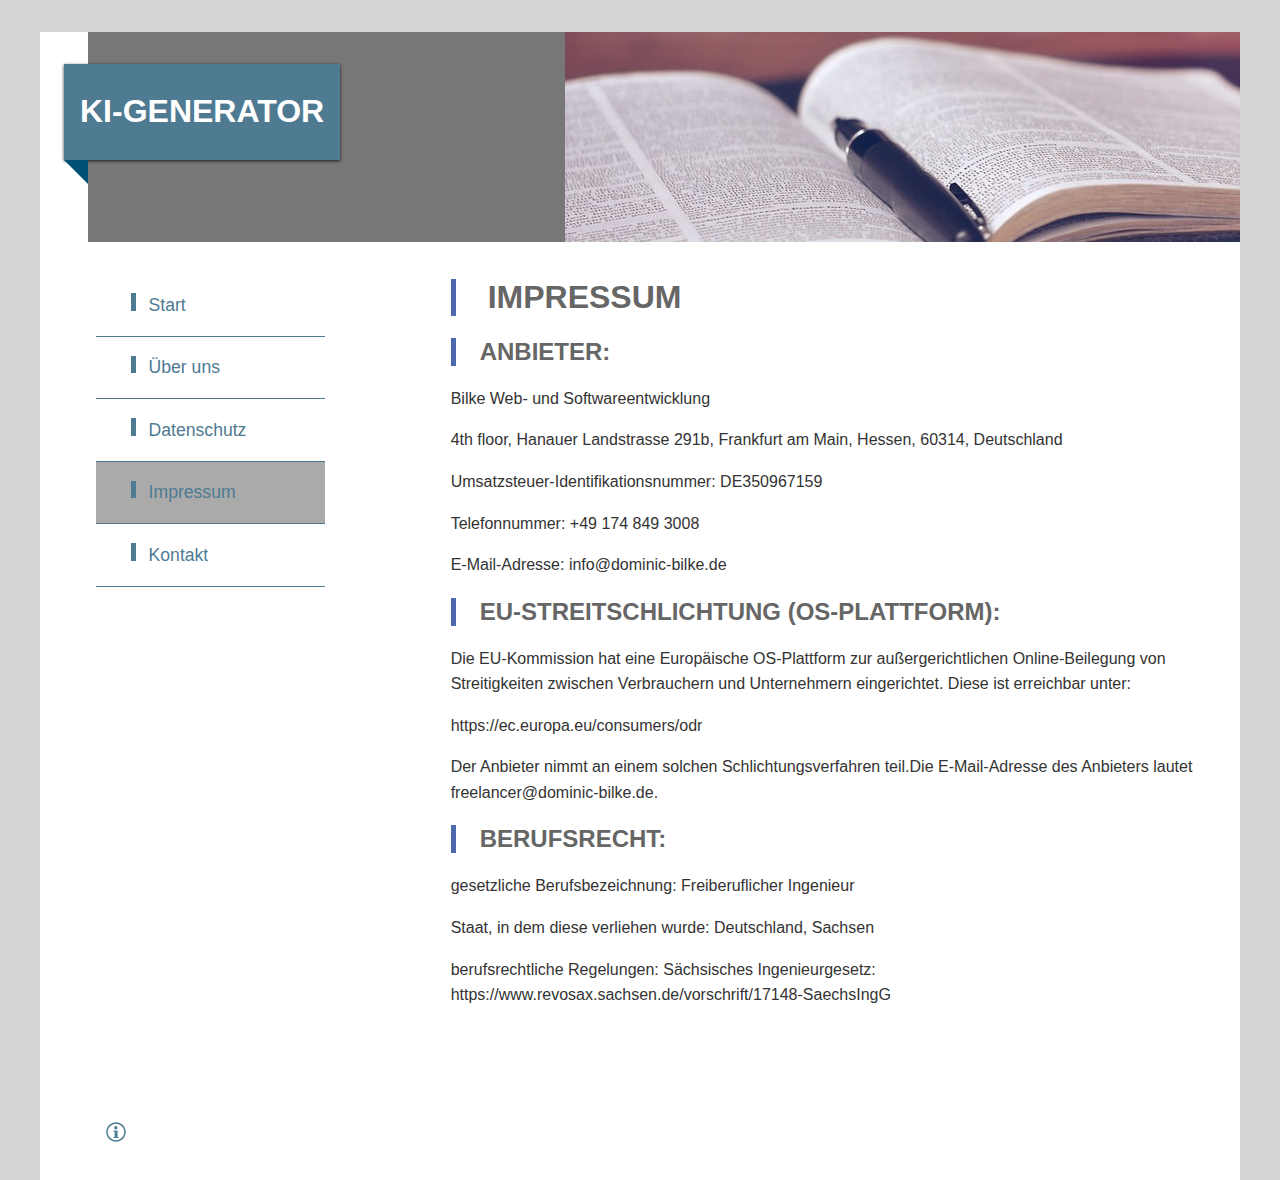
<file: buchgenerator.bilke-projects.com/1-impressum.html>
<!DOCTYPE html>
<html lang="de">
<head>
	<meta charset="utf-8">
	<meta name="viewport" content="width=device-width, initial-scale=1.0">
    <meta name="description" content="KI-Generator! Erstellt ein Buch über ein bestimmtes Thema.">
    <link rel="stylesheet" href="css/style.css">
	<title>KI-Generator</title>
</head>
<body>

<header>
    <a class="ribbon" tabindex="-1" title="zurück zur Startseite!" href="index.html">
	   <h1 id="logo" >KI-Generator</h1>
    </a>  
</header>

     	
<main>
	<nav id="navigation">
	<ul>
		<li><a href="index.html">Start</a></li>
		<li><a href="1-ueber_uns.html">Über uns</a></li>
		<li><a href="1-datenschutz.html">Datenschutz</a></li>
		<li><a aria-current="page">Impressum</a>
		<li><a href="2-contact.html">Kontakt</a></li>
	</ul>
	</nav>

	<article><h1><strong>Impressum</strong></h1>
<h2>Anbieter:</h2>
<p> </p>
<p><span>Bilke Web- und Softwareentwicklung</span></p>
<p>4th floor, Hanauer Landstrasse 291b, Frankfurt am Main, Hessen, 60314, Deutschland</p>

<div>
 <p>Umsatzsteuer-Identifikationsnummer: <span>DE350967159</span></p>
</div>
<p> </p>
<p>Telefonnummer: <span>+49 174 849 3008</span></p>

<p>E-Mail-Adresse: <span>info@dominic-bilke.de</span></p>
<p> </p>

<div>
 <h2>EU-Streitschlichtung (OS-Plattform):</h2>
 <p> </p>
 <p>Die EU-Kommission hat eine Europäische OS-Plattform zur außergerichtlichen Online-Beilegung von Streitigkeiten zwischen Verbrauchern und Unternehmern eingerichtet. Diese ist erreichbar unter:</p>
 <p>https://ec.europa.eu/consumers/odr </p>
 <p><span>Der Anbieter nimmt an einem solchen Schlichtungsverfahren teil.</span>Die E-Mail-Adresse des Anbieters lautet <span>freelancer@dominic-bilke.de</span>.</p>
 <p> </p>
</div>


<div>
 <h2>Berufsrecht:</h2>
 <p> </p>
 <p>gesetzliche Berufsbezeichnung: <span>Freiberuflicher Ingenieur</span></p>
 <p>Staat, in dem diese verliehen wurde: <span>Deutschland, Sachsen</span></p>
 <p>berufsrechtliche Regelungen: <span>Sächsisches Ingenieurgesetz: https://www.revosax.sachsen.de/vorschrift/17148-SaechsIngG</span></p>
 <p> </p>
</div>

	</article>

</main>

<footer>
    <ul id="footer-nav">
		<li><a href="2-contact.html" title="Kontakt"><img src="img/info.svg" alt="info"></a></li>
	</ul>
    <!--p>
    	Design: Duit, <a href="http://designenlassen.de/">designenlassen.de</a><br/>
   		technische Umsetzung: <a href="http://selfhtml.org">selfhtml.org</a>
    </p-->    
</footer>  
    
</body>
</html>
</file>
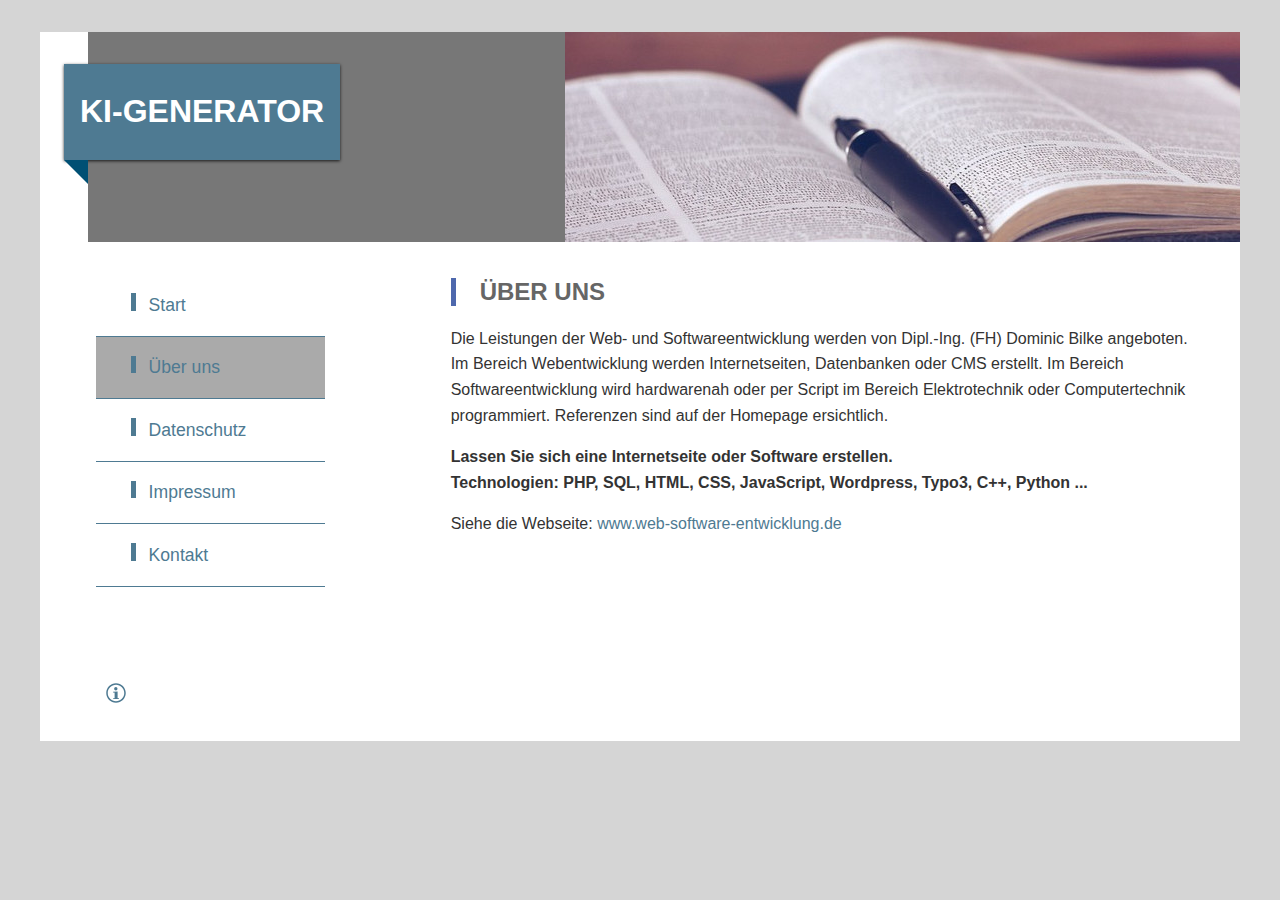
<file: buchgenerator.bilke-projects.com/1-ueber_uns.html>
<!DOCTYPE html>
<html lang="de">
<head>
	<meta charset="utf-8">
	<meta name="viewport" content="width=device-width, initial-scale=1.0">
    <meta name="description" content="KI-Generator! Erstellt ein Buch über ein bestimmtes Thema.">
    <link rel="stylesheet" href="css/style.css">
	<title>KI-Generator</title>
</head>
<body>

<header>
    <a class="ribbon" tabindex="-1" title="zurück zur Startseite!" href="index.html">
	   <h1 id="logo" >KI-Generator</h1>
    </a>  
</header>

     	
<main>
	<nav id="navigation">
	<ul>
		<li><a href="index.html">Start</a></li>
		<li><a aria-current="page">Über uns</a></li>
		<li><a href="1-datenschutz.html">Datenschutz</a></li>
		<li><a href="1-impressum.html">Impressum</a>
		<li><a href="2-contact.html">Kontakt</a></li>
	</ul>
	</nav>


	<article>
  		<h2>Über Uns</h2>
    	<p>
      Die Leistungen der Web- und Softwareentwicklung werden von Dipl.-Ing. (FH) Dominic Bilke angeboten.<br/>

Im Bereich Webentwicklung werden Internetseiten, Datenbanken oder CMS erstellt. Im Bereich Softwareentwicklung wird hardwarenah oder per Script im Bereich Elektrotechnik oder Computertechnik programmiert. Referenzen sind auf der Homepage ersichtlich.
    	</p>
    	<p><strong>
      Lassen Sie sich eine Internetseite oder Software erstellen.<br/>

Technologien: PHP, SQL, HTML, CSS, JavaScript, Wordpress, Typo3, C++, Python ...</strong>
    	</p>
    	<p>
      Siehe die Webseite: <a href="https://www.web-software-entwicklung.de" target="_blank">www.web-software-entwicklung.de</a>
    	</p>
   
	</article>

</main>

<footer>
    <ul id="footer-nav">
		<li><a href="2-contact.html" title="Kontakt"><img src="img/info.svg" alt="info"></a></li>
	</ul>
    <!--p>
    	Design: Duit, <a href="http://designenlassen.de/">designenlassen.de</a><br/>
   		technische Umsetzung: <a href="http://selfhtml.org">selfhtml.org</a>
    </p-->    
</footer>  
    
</body>
</html>
</file>
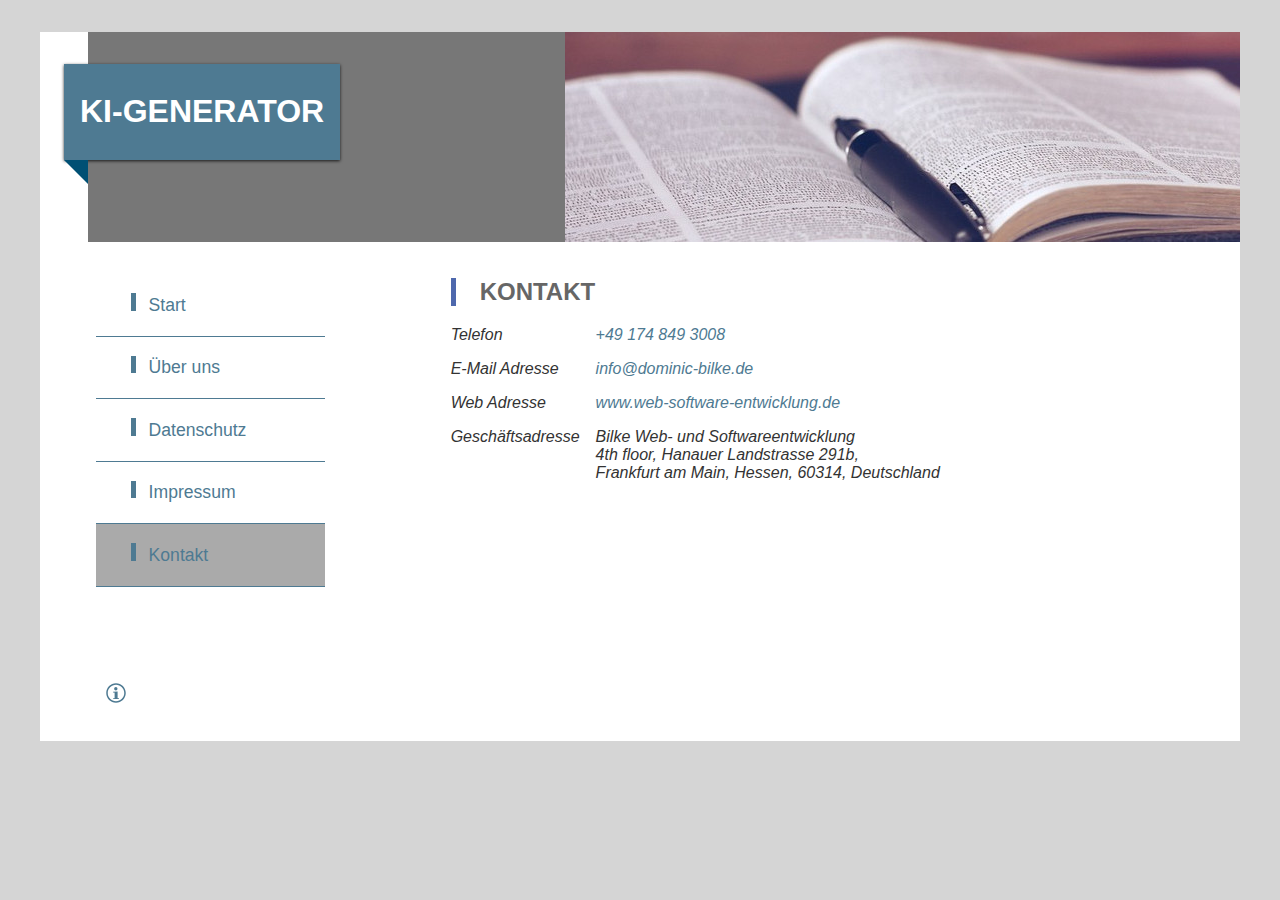
<file: buchgenerator.bilke-projects.com/2-contact.html>
<!DOCTYPE html>
<html lang="de">
<head>
	<meta charset="utf-8">
	<meta name="viewport" content="width=device-width, initial-scale=1.0">
    <meta name="description" content="KI-Generator! Erstellt ein Buch über ein bestimmtes Thema.">
    <link rel="stylesheet" href="css/style.css">
	<title>KI-Generator</title>
</head>
<body>

<header>
    <a class="ribbon" tabindex="-1" title="zurück zur Startseite!" href="index.html">
	   <h1 id="logo">KI-Generator</h1>
    </a>  
</header>

     	
<main>
	<nav id="navigation">
	<ul>
		<li><a href="index.html">Start</a></li>
		<li><a href="1-ueber_uns.html">Über uns</a></li>
		<li><a href="1-datenschutz.html">Datenschutz</a></li>
		<li><a href="1-impressum.html">Impressum</a>
		<li><a aria-current="page">Kontakt</a></li>
	</ul>
	</nav>

      
	<section>   
	<h2>Kontakt</h2> <address>
    <dl class="grid">
      <dt>Telefon</dt>
      <dd><a href="tel:+491748493008">+49 174 849 3008</a></dd>

      <dt>E-Mail Adresse</dt>
      <dd><a href="mailto:info@dominic-bilke.de">info@dominic-bilke.de</a></dd>

      <dt>Web Adresse</dt>
      <dd><a href="https://www.web-software-entwicklung.de" target="_blank">www.web-software-entwicklung.de</a></dd>

      <dt>Geschäftsadresse</dt>
      <dd>Bilke Web- und Softwareentwicklung<br/>
        4th floor, Hanauer Landstrasse 291b,<br> Frankfurt am Main, Hessen, 60314, Deutschland
      </dd>
    </dl>
  </address>   
	</section> 
  
</main>

<footer>
    <ul id="footer-nav">
		<li><a href="2-contact.html" title="Kontakt"><img src="img/info.svg" alt="info"></a></li>
	</ul>
    <!--p>
    	Design: Duit, <a href="http://designenlassen.de/">designenlassen.de</a><br/>
   		technische Umsetzung: <a href="http://selfhtml.org">selfhtml.org</a>
    </p-->    
</footer>  
    
</body>
</html>
</file>
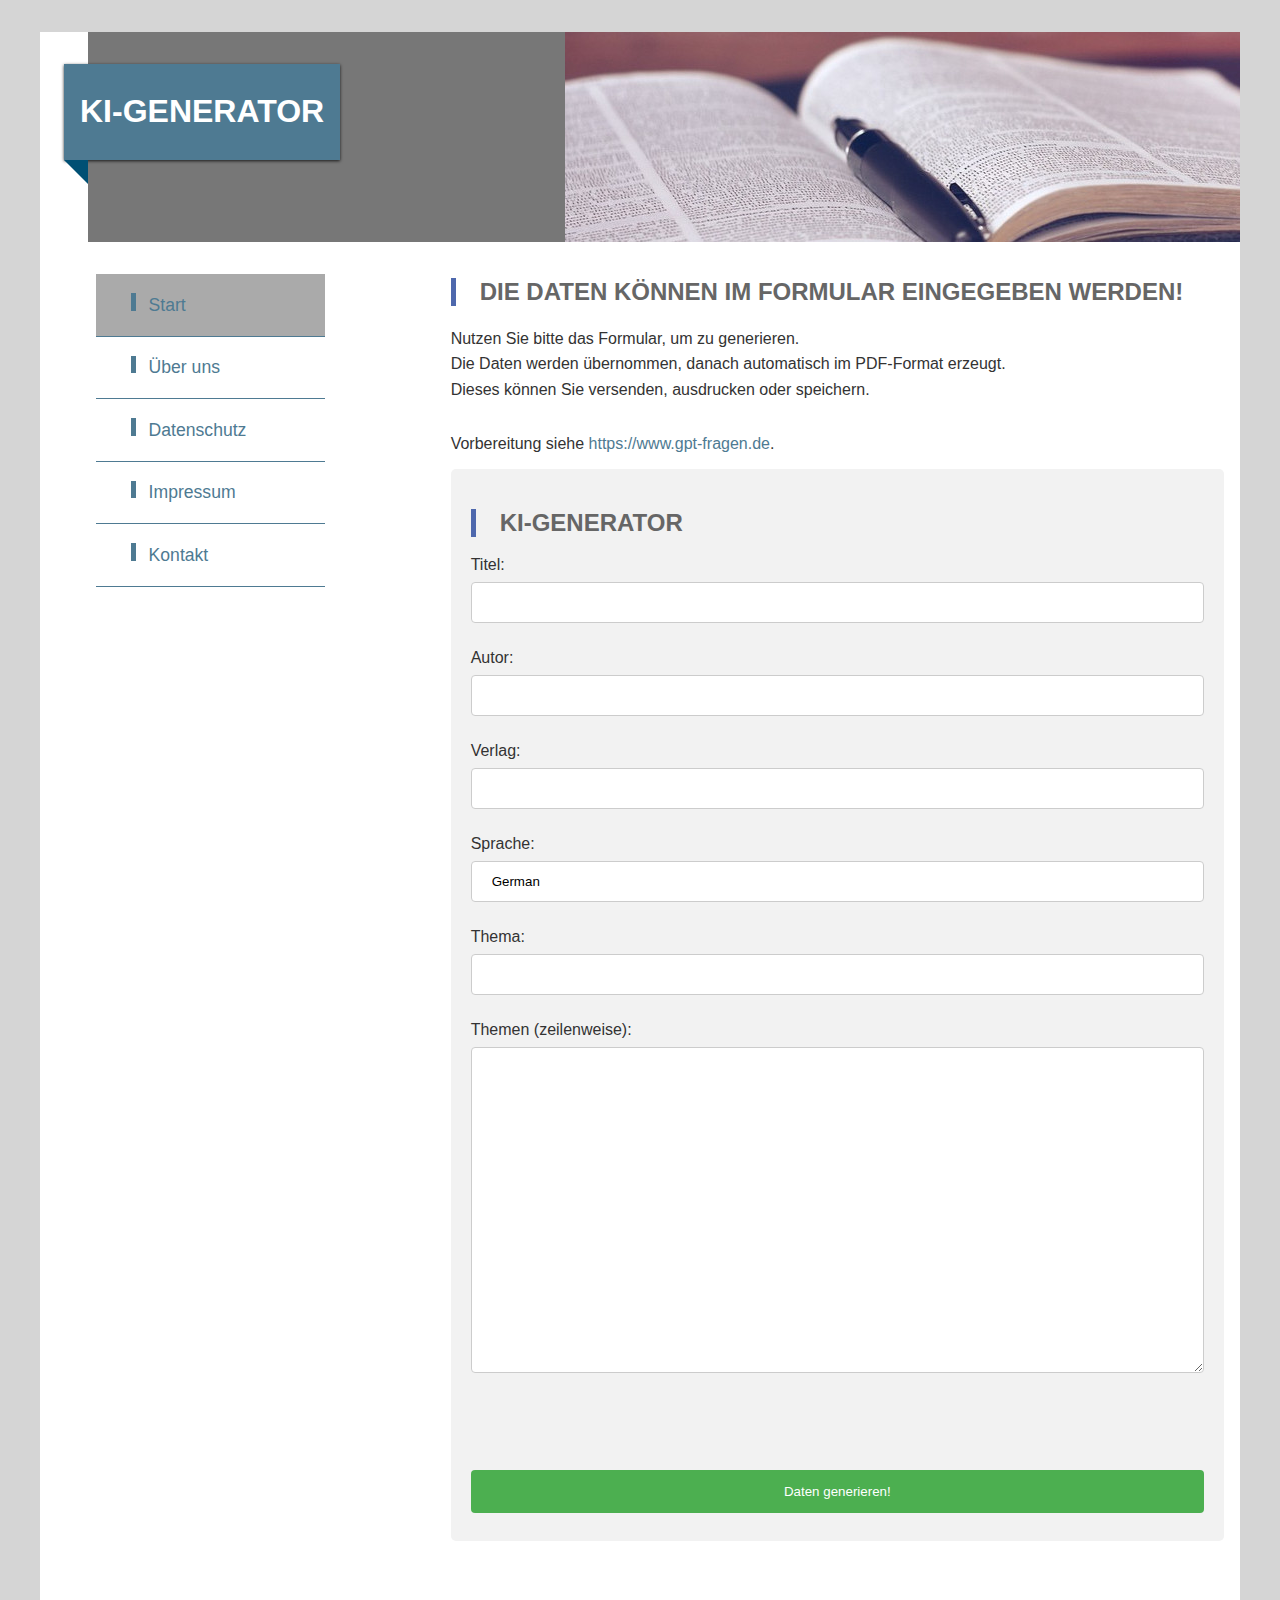
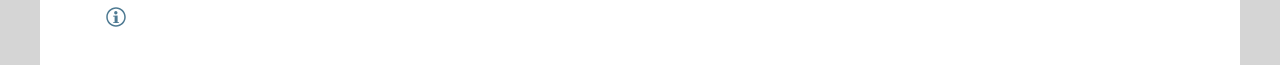
<file: buchgenerator.bilke-projects.com/index_v1.html>
<!DOCTYPE html>
<html lang="de">
<head>
	<meta charset="utf-8">
	<meta name="viewport" content="width=device-width, initial-scale=1.0">
	<meta name="description" content="KI-Generator! Erstellt KI-Wissen über ein bestimmtes Thema." />
    	<link rel="stylesheet" href="css/style.css">
	<title>KI-Generator</title>
	<script src="https://ajax.googleapis.com/ajax/libs/jquery/3.6.4/jquery.min.js"></script>
	<script>
(function($) {
  // Empty object, we are going to use this as our Queue
  var ajaxQueue = $({});

  $.ajaxQueue = function(ajaxOpts) {
    // hold the original complete function
    var oldComplete = ajaxOpts.complete;

    // queue our ajax request
    ajaxQueue.queue(function(next) {    

      // create a complete callback to fire the next event in the queue
      ajaxOpts.complete = function() {
        // fire the original complete if it was there
        if (oldComplete) oldComplete.apply(this, arguments);    
        next(); // run the next query in the queue
      };

      // run the query
      $.ajax(ajaxOpts);
    });
  };

})(jQuery);

		function progressArea() {
			for (const el of document.getElementById('form').querySelectorAll("[required]")) {
 				 if (!el.reportValidity()) {
				    return false;
				  }
			}
			var topic_files = [];
			var dyn_functions = [];
			var divcode = `
					$.ajaxQueue({
						url: "-url-", 
    tryCount : 0,
    retryLimit : 10,
						success: function(data){
							topic_files[-id-] = data;
							document.getElementById('topics').value = topic_files.join('\\n');
							document.getElementById("-imgid-").src="img/checked.png";
							$("#-loadid-").html(\'<img src="img/checked.png" style="height:50px;" id="-imgid-" /><strong>Thema -topic- geladen! </strong>\');
						},
  error : function(xhr, textStatus, errorThrown ) {
        if (textStatus == "timeout") {
            this.tryCount++;
            if (this.tryCount <= this.retryLimit) {
                //try again
                $.ajaxQueue(this);
                return;
            }            
            return;
        }
        if (xhr.status == 500) {
            console.log("RETRY STATUS 500");
        } else {
            console.log("RETRY STATUS "+xhr.status);
        }
    }
					});
					`;
			var divele = `
				<div id="-loadid-">
					<img src="img/loading.gif" style="height:50px;" id="-imgid-" /> <strong>Lade -topic- ... </strong>
				</div>`;
			var html = '';
			var eval_code = '';
			var language = document.getElementById('language').value;
			var topic = document.getElementById('topic').value;
			var topics = document.getElementById('topics').value.split('\n');
			html += divele.replace('-loadid-', 'div_0').replace('-imgid-', 'img_0').replace('-topic-', 'Vorwort').replace('-url-', 'https://buchgenerator.bilke-projects.com/fetch_book_data.php?Vorwort=1&Sprache='+language+'&Thema='+topic);
			eval_code += divcode.replace('-id-', '0').replace('-loadid-', 'div_0').replace('-imgid-', 'img_0').replace('-topic-', 'Vorwort').replace('-url-', 'https://buchgenerator.bilke-projects.com/fetch_book_data.php?Vorwort=1&Sprache='+language+'&Thema='+topic);
			for(var i=1; i <= topics.length; i++) {
				html += divele.replace('-loadid-', 'div_'+i).replace('-imgid-', 'img_'+i).replace('-topic-', topics[i-1]).replace('-url-', 'https://buchgenerator.bilke-projects.com/fetch_book_data.php?Thema='+topics[i-1]+'&Sprache='+language);
				eval_code += divcode.replace('-id-', i).replace('-loadid-', 'div_'+i).replace('-imgid-', 'img_'+i).replace('-topic-', topics[i-1]).replace('-url-', 'https://buchgenerator.bilke-projects.com/fetch_book_data.php?Thema='+topics[i-1]+'&Sprache='+language);
			}
			html += divele.replace('-loadid-', 'div_'+(i+1)).replace('-imgid-', 'div_'+(i+1)).replace('-topic-', 'Nachwort').replace('-url-', 'https://buchgenerator.bilke-projects.com/fetch_book_data.php?Nachwort=1&Thema='+topic+'&Sprache='+language);
			eval_code += divcode.replace('-id-', i).replace('-loadid-', 'div_'+(i+1)).replace('-imgid-', 'div_'+(i+1)).replace('-topic-', 'Nachwort').replace('-url-', 'https://buchgenerator.bilke-projects.com/fetch_book_data.php?Nachwort=1&Thema='+topic+'&Sprache='+language);
			document.getElementById('progressarea').innerHTML = html;
			console.log(eval_code);
			eval(eval_code);
			document.getElementById('daten').style.visibility = 'hidden';
			document.getElementById('buch').style.visibility = 'visible';
			document.getElementById('form').action = '/generate_book.php';
		}
	</script>
  	<style>
button:hover {
    background-color: #45a049;
}
button {
    width: 100%;
    background-color: #4CAF50;
    color: white;
    padding: 14px 20px;
    margin: 8px 0;
    border: none;
    border-radius: 4px;
    cursor: pointer;
}
	</style>
</head>
<body>
<!--div class="gtranslate_wrapper"></div>
<script>window.gtranslateSettings = {"default_language":"de","native_language_names":true,"detect_browser_language":true,"languages":["de","fr","it","es","en"],"wrapper_selector":".gtranslate_wrapper"}</script>
<script src="https://cdn.gtranslate.net/widgets/latest/float.js" defer></script-->
<header>
    <a class="ribbon" tabindex="-1" title="zurück zur Startseite!" href="index.html">
	   <h1 id="logo">KI-Generator</h1>
    </a>  
</header>

<main>

	<nav id="navigation">
	<ul>
		<li><a aria-current="page">Start</a></li>
		<li><a href="1-ueber_uns.html">Über uns</a></li>
		<li><a href="1-datenschutz.html">Datenschutz</a></li>
		<li><a href="1-impressum.html">Impressum</a>
		<li><a href="2-contact.html">Kontakt</a></li>
	</ul>
	</nav>
     	
	<section id="intro">   
	<h2>Die Daten können im Formular eingegeben werden!</h2>
    <p>
		Nutzen Sie bitte das Formular, um zu generieren.<br/> Die Daten werden übernommen, danach automatisch im PDF-Format erzeugt.<br/> Dieses können Sie versenden, ausdrucken oder speichern.
	</p>
    </section>
    <article>
	Vorbereitung siehe <a href="https://www.gpt-fragen.de" target="_new">https://www.gpt-fragen.de</a>.
    </article>	    
    <article class="formular">
   		 <h2>KI-Generator</h2>
				<form action="/generate_book.php" method="post" id="form" enctype="multipart/form-data">
 				<label for="Titel">Titel:</label><br/>
				<input name="Titel" type="text" required /><br/><br/>
 				<label for="Author">Autor:</label><br/>
				<input name="Author" type="text" required /><br/><br/>
 				<label for="Verlag">Verlag:</label><br/>
				<input name="Verlag" type="text" required /><br/><br/>
 				<label for="Sprache">Sprache:</label><br/>
				<input name="Sprache" type="text" required value="German" id="language" /><br/><br/>
 				<label for="Thema">Thema:</label><br/>
				<input name="Thema" type="text" required id="topic" /><br/><br/>
 				<label for="Themen">Themen (zeilenweise):</label><br/>
				<textarea name="Themen" required  style="white-space: pre-wrap;" rows="20" id="topics" ></textarea><br/><br/>
  				<input type="submit" name="generieren" id="buch" value="Nach Generierung erstellen!" style="visibility:hidden;"/>
			</form>  				
<button name="daten" id="daten" onClick="progressArea();">Daten generieren!</button>
			<div id="progressarea">

			</div>
    </article>

    

</main>

<footer class="grid">
    <ul id="footer-nav">
		<li><a href="2-contact.html" title="Kontakt"><img src="img/info.svg" alt="info"></a></li>
	</ul>
    <!--p>
    	Design: Duit, <a href="http://designenlassen.de/">designenlassen.de</a><br>
		technische Umsetzung: <a href="http://selfhtml.org">selfhtml.org</a>
    </p-->    
</footer>  
    
</body>
</html>
</file>
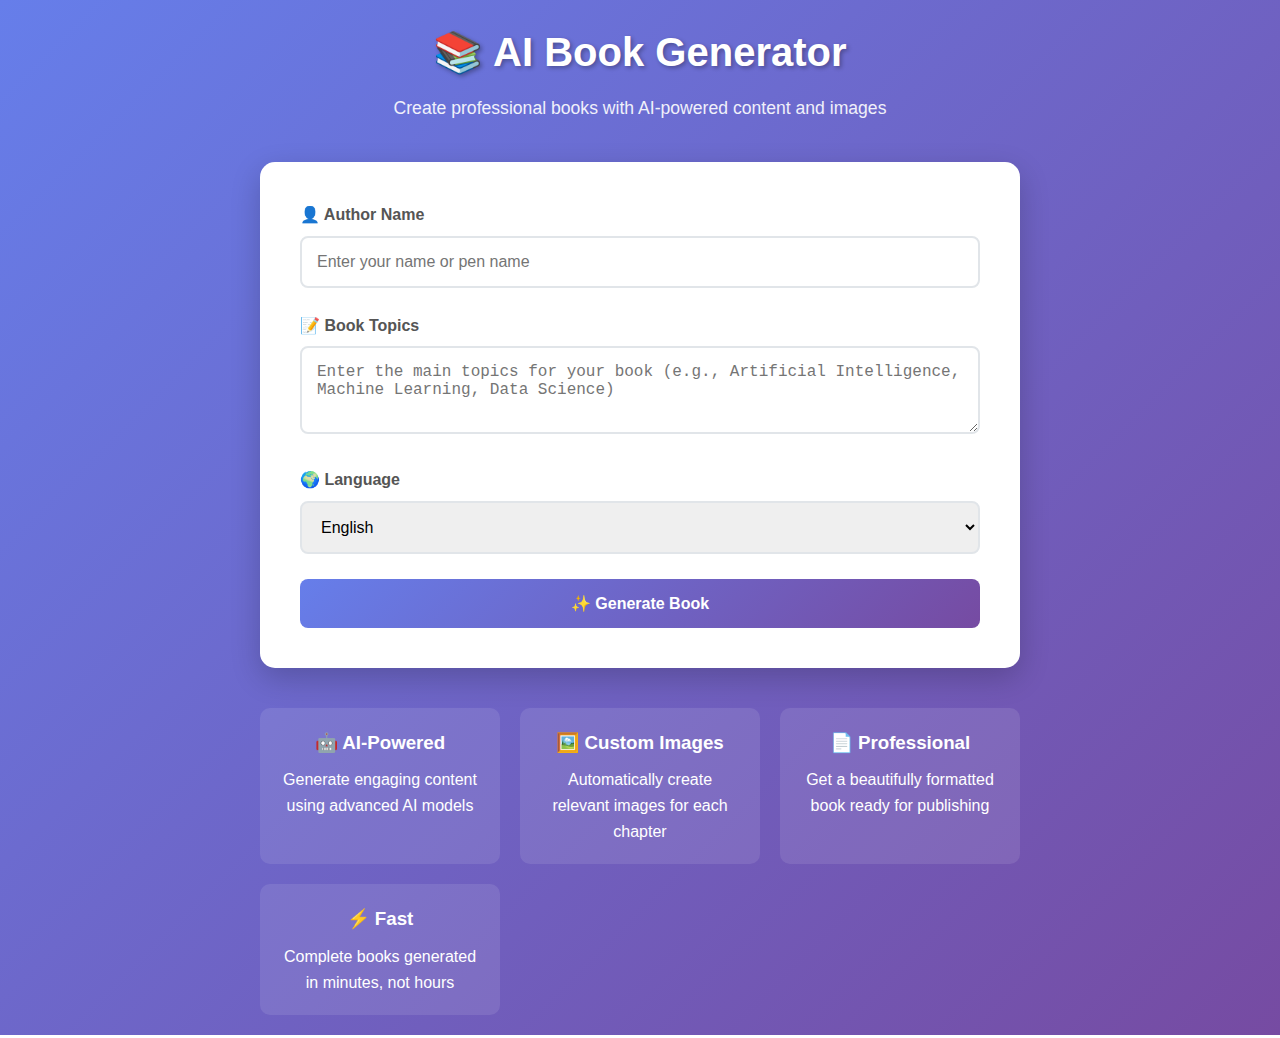
<file: buchgenerator.bilke-projects.com/simple_interface.html>
<!DOCTYPE html>
<html lang="en">
<head>
    <meta charset="UTF-8">
    <meta name="viewport" content="width=device-width, initial-scale=1.0">
    <title>AI Book Generator v2.0</title>
    <style>
        * {
            margin: 0;
            padding: 0;
            box-sizing: border-box;
        }

        body {
            font-family: 'Segoe UI', Tahoma, Geneva, Verdana, sans-serif;
            background: linear-gradient(135deg, #667eea 0%, #764ba2 100%);
            min-height: 100vh;
            color: #333;
            line-height: 1.6;
        }

        .container {
            max-width: 800px;
            margin: 0 auto;
            padding: 20px;
        }

        .header {
            text-align: center;
            color: white;
            margin-bottom: 40px;
        }

        .header h1 {
            font-size: 2.5rem;
            margin-bottom: 10px;
            text-shadow: 2px 2px 4px rgba(0,0,0,0.3);
        }

        .header p {
            font-size: 1.1rem;
            opacity: 0.9;
        }

        .card {
            background: white;
            border-radius: 15px;
            box-shadow: 0 10px 30px rgba(0,0,0,0.2);
            padding: 40px;
            margin-bottom: 30px;
        }

        .form-group {
            margin-bottom: 25px;
        }

        .form-group label {
            display: block;
            margin-bottom: 8px;
            font-weight: 600;
            color: #555;
        }

        .form-control {
            width: 100%;
            padding: 15px;
            border: 2px solid #e1e5e9;
            border-radius: 8px;
            font-size: 16px;
            transition: border-color 0.3s ease;
        }

        .form-control:focus {
            outline: none;
            border-color: #667eea;
            box-shadow: 0 0 0 3px rgba(102, 126, 234, 0.1);
        }

        .btn {
            background: linear-gradient(135deg, #667eea 0%, #764ba2 100%);
            color: white;
            padding: 15px 30px;
            border: none;
            border-radius: 8px;
            font-size: 16px;
            font-weight: 600;
            cursor: pointer;
            transition: transform 0.2s ease, box-shadow 0.2s ease;
            width: 100%;
        }

        .btn:hover {
            transform: translateY(-2px);
            box-shadow: 0 5px 15px rgba(0,0,0,0.2);
        }

        .btn:disabled {
            opacity: 0.6;
            cursor: not-allowed;
            transform: none;
        }

        .progress-container {
            display: none;
            margin-top: 20px;
        }

        .progress-bar {
            width: 100%;
            height: 8px;
            background: #e1e5e9;
            border-radius: 4px;
            overflow: hidden;
            margin-bottom: 15px;
        }

        .progress-fill {
            height: 100%;
            background: linear-gradient(90deg, #667eea, #764ba2);
            width: 0%;
            transition: width 0.3s ease;
        }

        .progress-text {
            text-align: center;
            color: #666;
            font-size: 14px;
        }

        .result-container {
            display: none;
            text-align: center;
        }

        .result-container h3 {
            color: #28a745;
            margin-bottom: 15px;
        }

        .download-btn {
            background: #28a745;
            color: white;
            padding: 12px 25px;
            text-decoration: none;
            border-radius: 6px;
            display: inline-block;
            margin-top: 10px;
            transition: background 0.3s ease;
        }

        .download-btn:hover {
            background: #218838;
        }

        .error {
            background: #f8d7da;
            color: #721c24;
            padding: 15px;
            border-radius: 8px;
            margin-top: 20px;
            display: none;
        }

        .features {
            display: grid;
            grid-template-columns: repeat(auto-fit, minmax(200px, 1fr));
            gap: 20px;
            margin-top: 40px;
        }

        .feature {
            text-align: center;
            padding: 20px;
            background: rgba(255, 255, 255, 0.1);
            border-radius: 10px;
            color: white;
        }

        .feature h3 {
            margin-bottom: 10px;
        }

        @media (max-width: 768px) {
            .header h1 {
                font-size: 2rem;
            }
            
            .card {
                padding: 20px;
            }
            
            .features {
                grid-template-columns: 1fr;
            }
        }
    </style>
</head>
<body>
    <div class="container">
        <div class="header">
            <h1>📚 AI Book Generator</h1>
            <p>Create professional books with AI-powered content and images</p>
        </div>

        <div class="card">
            <form id="bookForm">
                <div class="form-group">
                    <label for="author">👤 Author Name</label>
                    <input type="text" id="author" name="author" class="form-control" required 
                           placeholder="Enter your name or pen name">
                </div>

                <div class="form-group">
                    <label for="topics">📝 Book Topics</label>
                    <textarea id="topics" name="topics" class="form-control" rows="3" required
                              placeholder="Enter the main topics for your book (e.g., Artificial Intelligence, Machine Learning, Data Science)"></textarea>
                </div>

                <div class="form-group">
                    <label for="language">🌍 Language</label>
                    <select id="language" name="language" class="form-control">
                        <option value="English">English</option>
                        <option value="German">German</option>
                        <option value="French">French</option>
                        <option value="Spanish">Spanish</option>
                        <option value="Italian">Italian</option>
                    </select>
                </div>

                <button type="submit" class="btn" id="generateBtn">
                    ✨ Generate Book
                </button>
            </form>

            <div class="progress-container" id="progressContainer">
                <div class="progress-bar">
                    <div class="progress-fill" id="progressFill"></div>
                </div>
                <div class="progress-text" id="progressText">Initializing...</div>
            </div>

            <div class="error" id="errorContainer"></div>

            <div class="result-container" id="resultContainer">
                <h3>🎉 Book Generated Successfully!</h3>
                <p>Your book has been created with AI-generated content and images.</p>
                <a href="#" class="download-btn" id="downloadBtn" target="_blank">
                    📥 Download Book
                </a>
            </div>
        </div>

        <div class="features">
            <div class="feature">
                <h3>🤖 AI-Powered</h3>
                <p>Generate engaging content using advanced AI models</p>
            </div>
            <div class="feature">
                <h3>🖼️ Custom Images</h3>
                <p>Automatically create relevant images for each chapter</p>
            </div>
            <div class="feature">
                <h3>📄 Professional</h3>
                <p>Get a beautifully formatted book ready for publishing</p>
            </div>
            <div class="feature">
                <h3>⚡ Fast</h3>
                <p>Complete books generated in minutes, not hours</p>
            </div>
        </div>
    </div>

    <script>
        document.getElementById('bookForm').addEventListener('submit', async function(e) {
            e.preventDefault();
            
            const formData = new FormData(this);
            const generateBtn = document.getElementById('generateBtn');
            const progressContainer = document.getElementById('progressContainer');
            const progressFill = document.getElementById('progressFill');
            const progressText = document.getElementById('progressText');
            const errorContainer = document.getElementById('errorContainer');
            const resultContainer = document.getElementById('resultContainer');
            
            // Show progress
            generateBtn.disabled = true;
            generateBtn.innerHTML = '⏳ Generating...';
            progressContainer.style.display = 'block';
            errorContainer.style.display = 'none';
            resultContainer.style.display = 'none';
            
            // Simulate progress
            let progress = 0;
            const progressInterval = setInterval(() => {
                progress += Math.random() * 15;
                if (progress > 90) progress = 90;
                progressFill.style.width = progress + '%';
                
                if (progress < 30) {
                    progressText.textContent = 'Generating book content...';
                } else if (progress < 60) {
                    progressText.textContent = 'Creating images...';
                } else if (progress < 90) {
                    progressText.textContent = 'Formatting book...';
                }
            }, 1000);
            
            try {
                const response = await fetch('simple_generator.php', {
                    method: 'POST',
                    body: formData
                });
                
                const result = await response.json();
                
                clearInterval(progressInterval);
                progressFill.style.width = '100%';
                progressText.textContent = 'Complete!';
                
                if (result.success) {
                    setTimeout(() => {
                        progressContainer.style.display = 'none';
                        resultContainer.style.display = 'block';
                        document.getElementById('downloadBtn').href = result.file_url;
                        
                        // Show book info
                        const bookInfo = result.book_data;
                        document.querySelector('.result-container h3').innerHTML = 
                            `🎉 "${bookInfo.title}" Generated!`;
                    }, 1000);
                } else {
                    throw new Error(result.error || 'Unknown error occurred');
                }
                
            } catch (error) {
                clearInterval(progressInterval);
                progressContainer.style.display = 'none';
                errorContainer.style.display = 'block';
                errorContainer.textContent = 'Error: ' + error.message;
                
                generateBtn.disabled = false;
                generateBtn.innerHTML = '✨ Generate Book';
            }
        });
    </script>
</body>
</html>
</file>
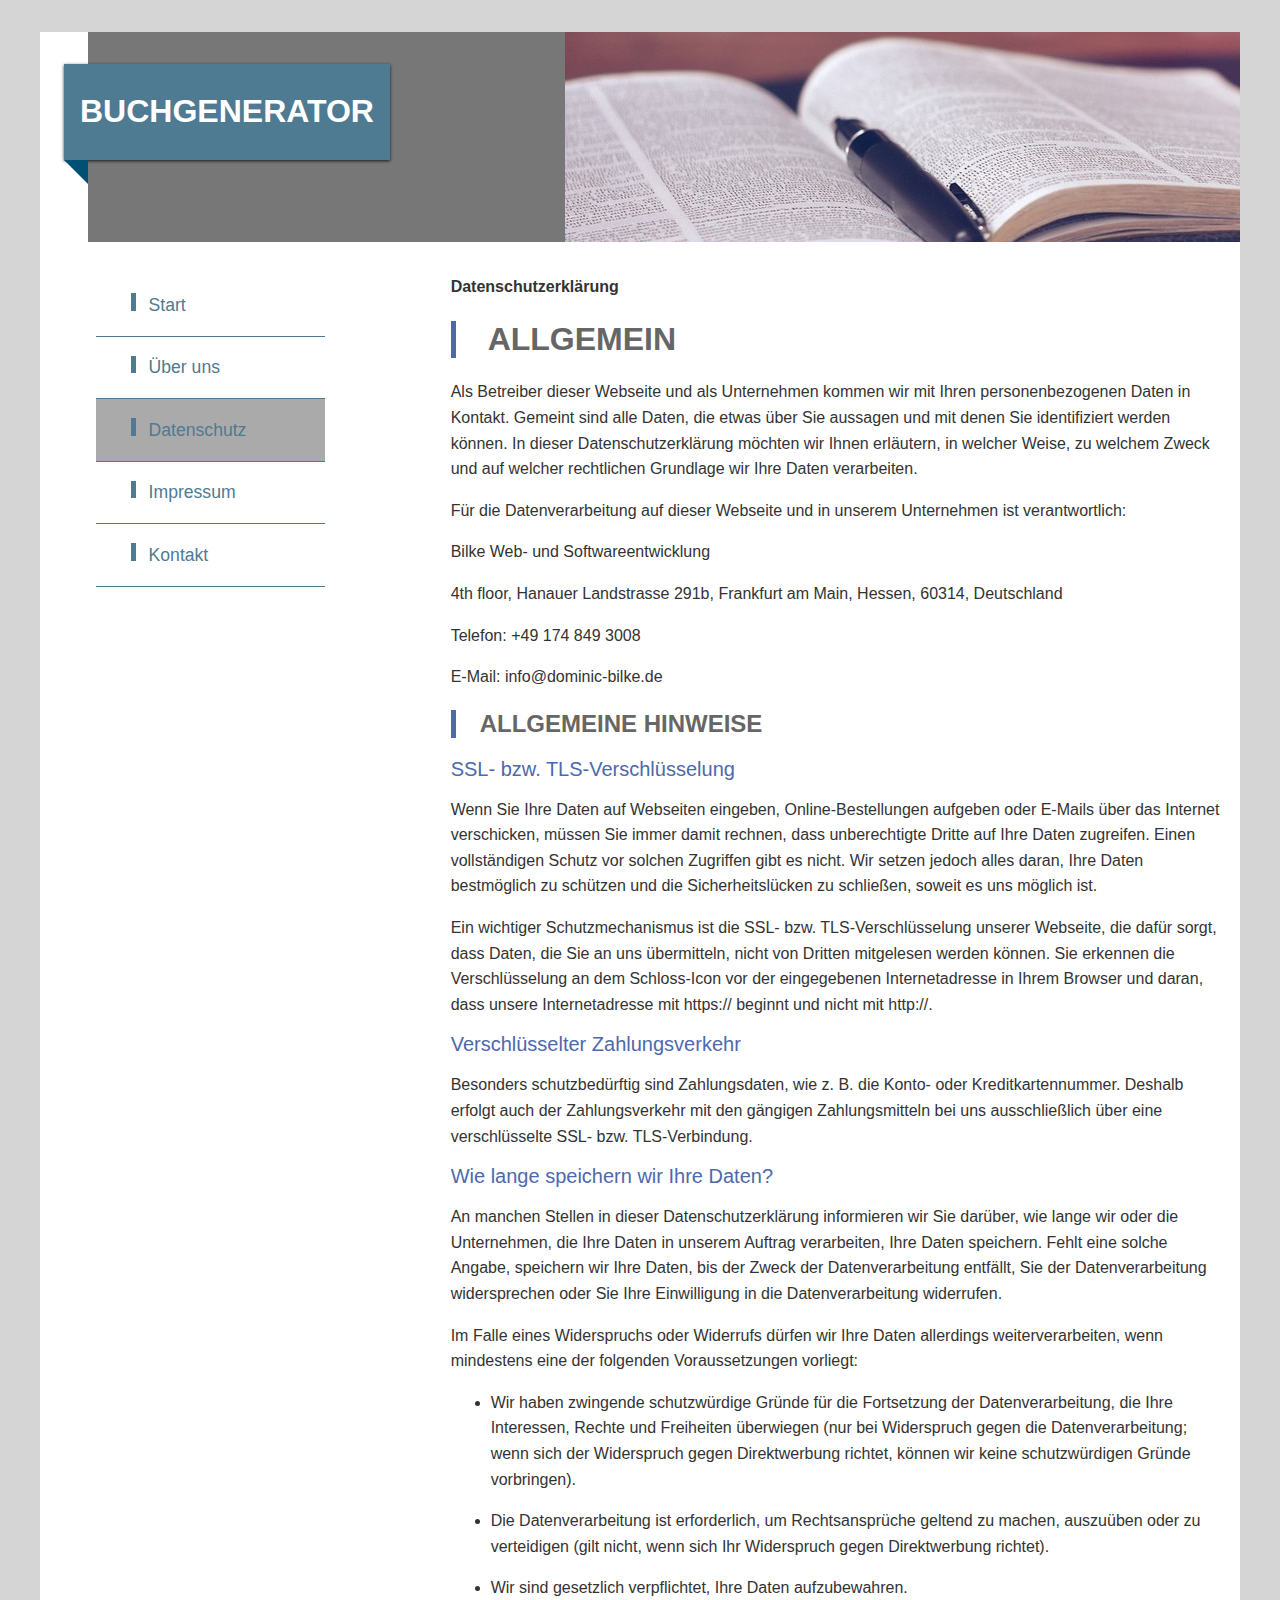
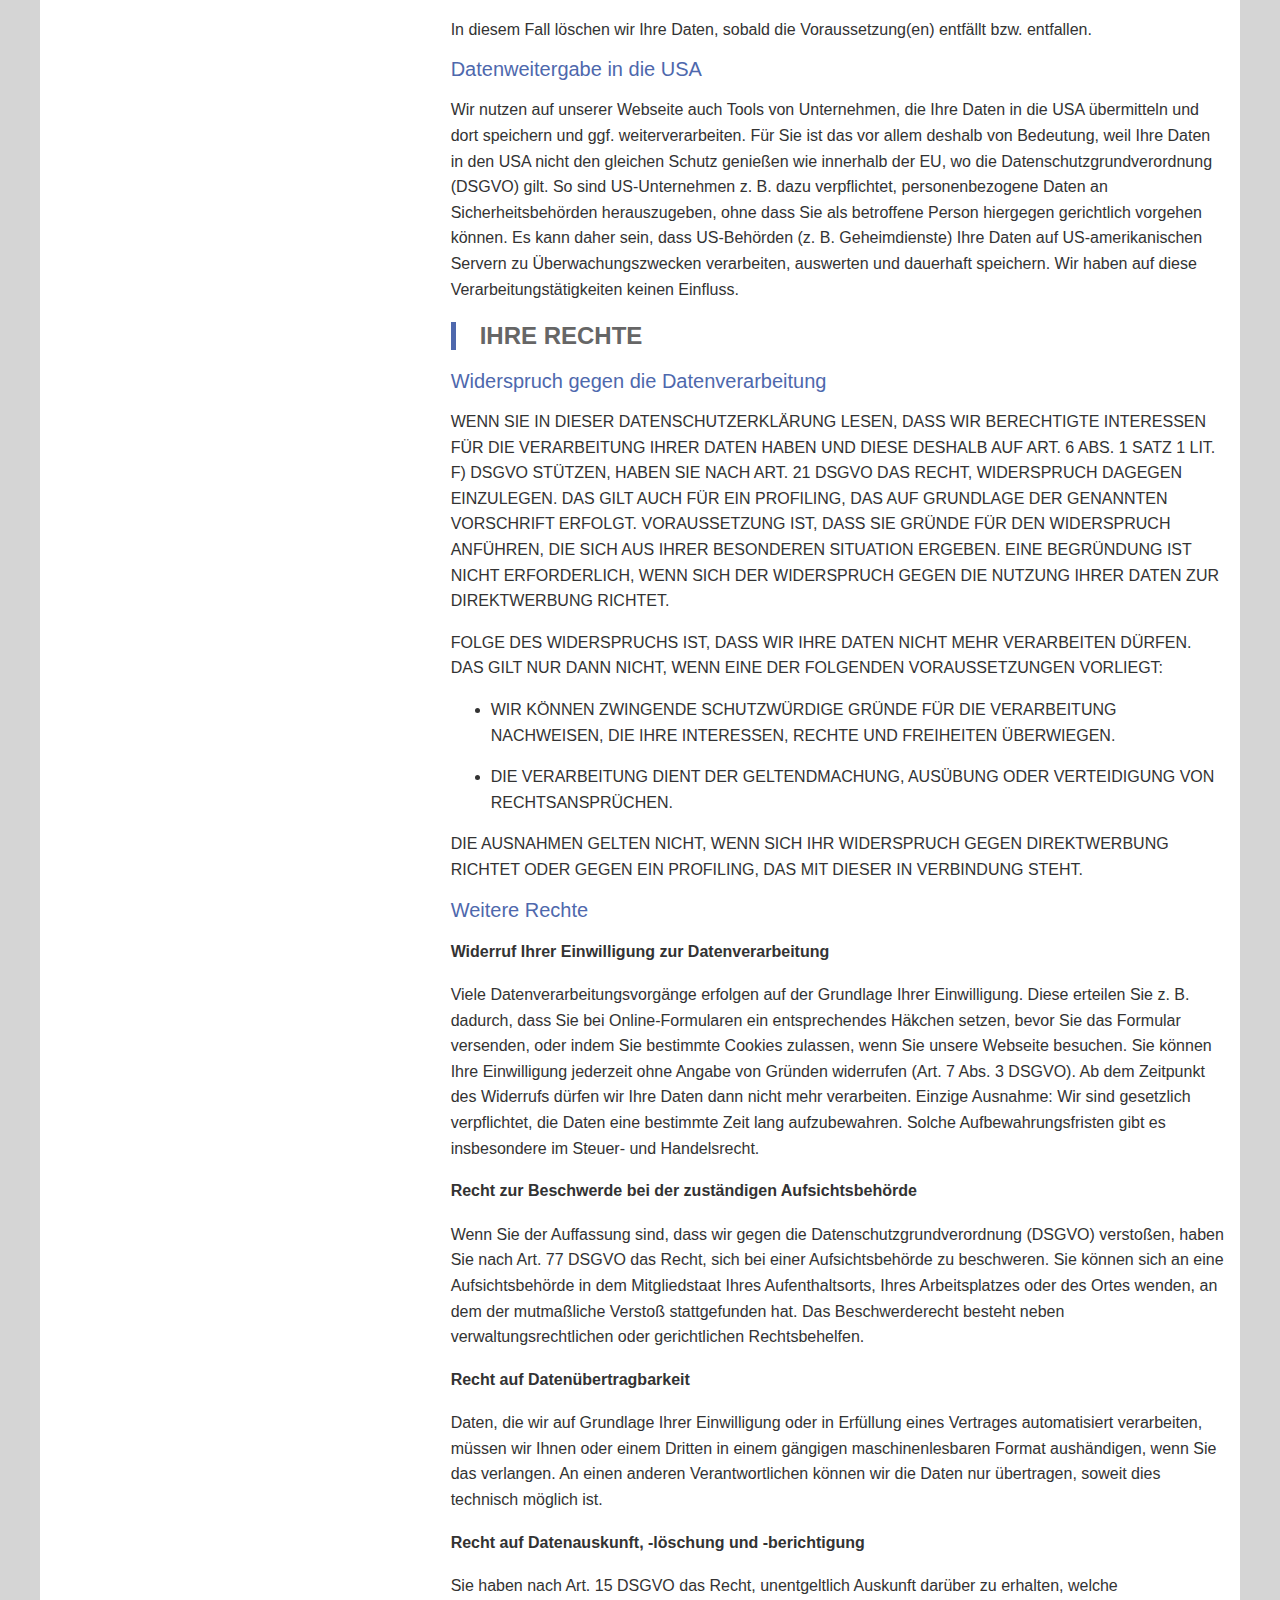
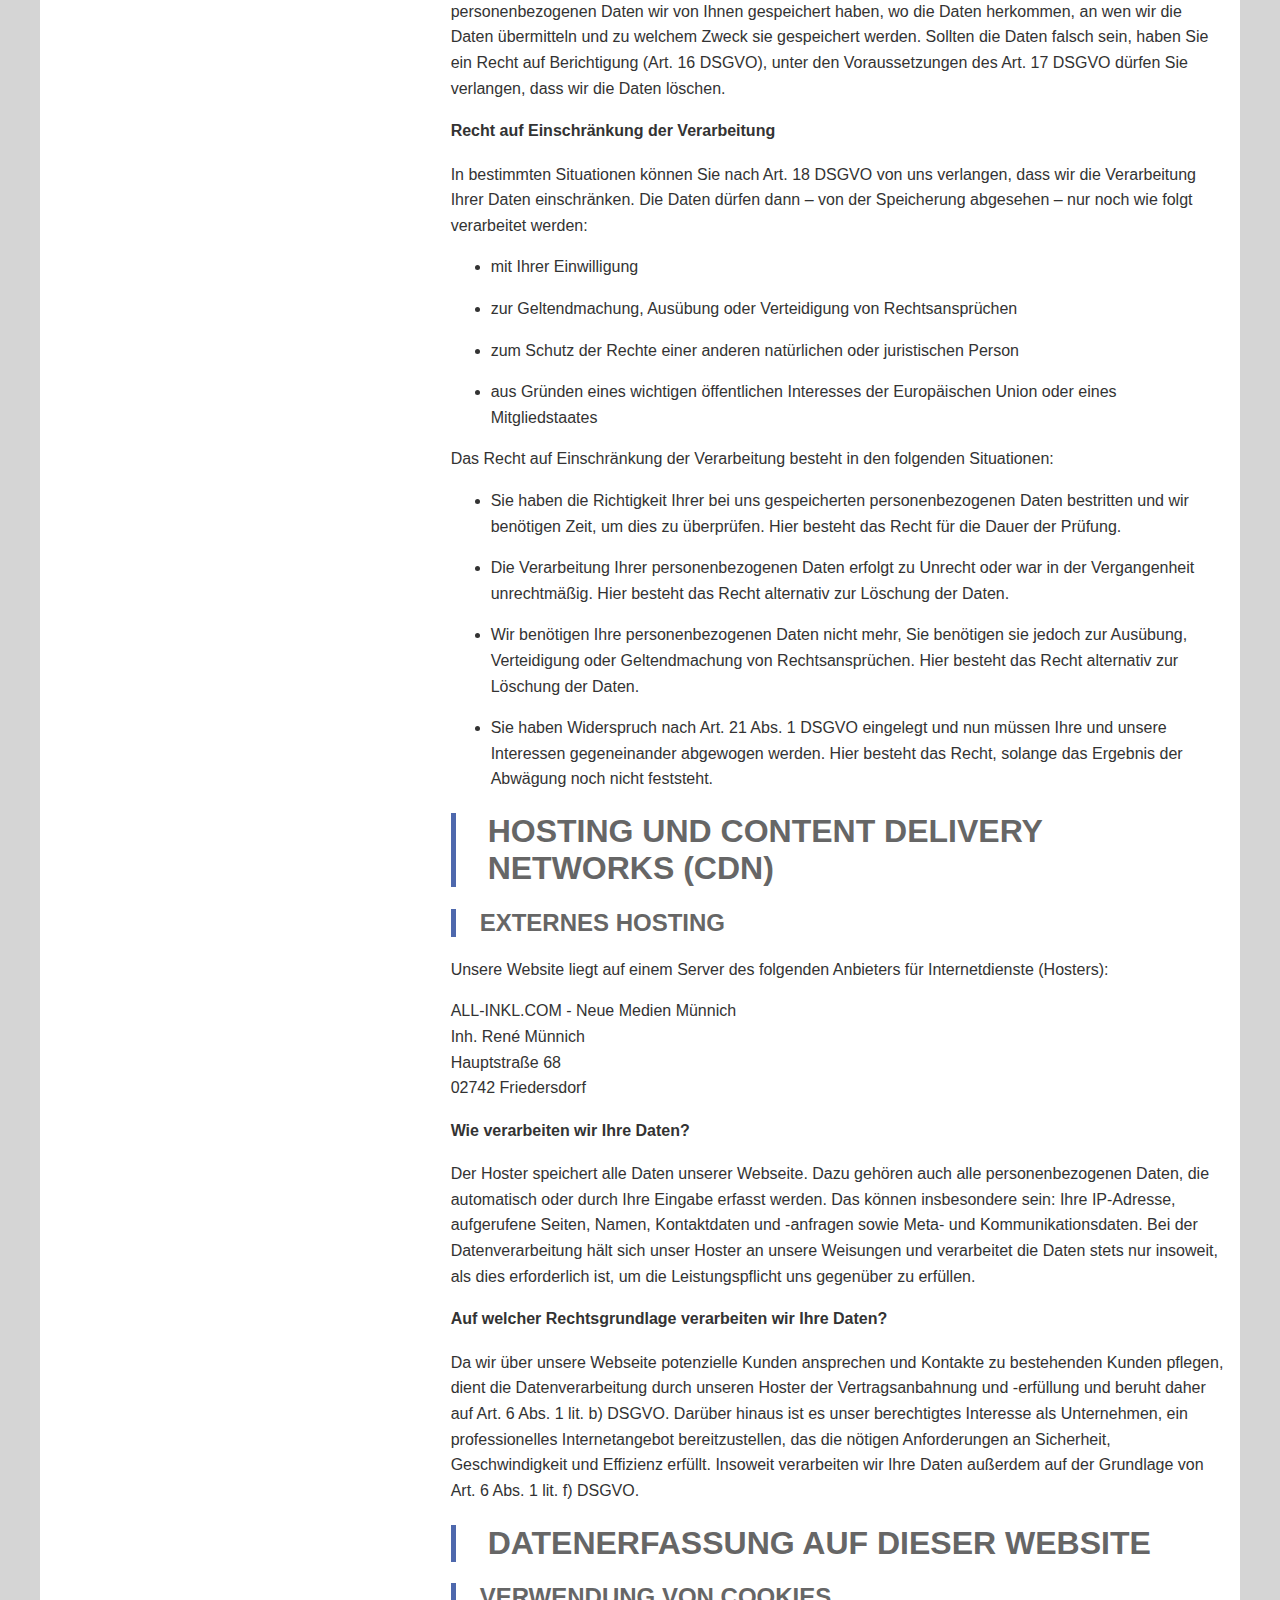
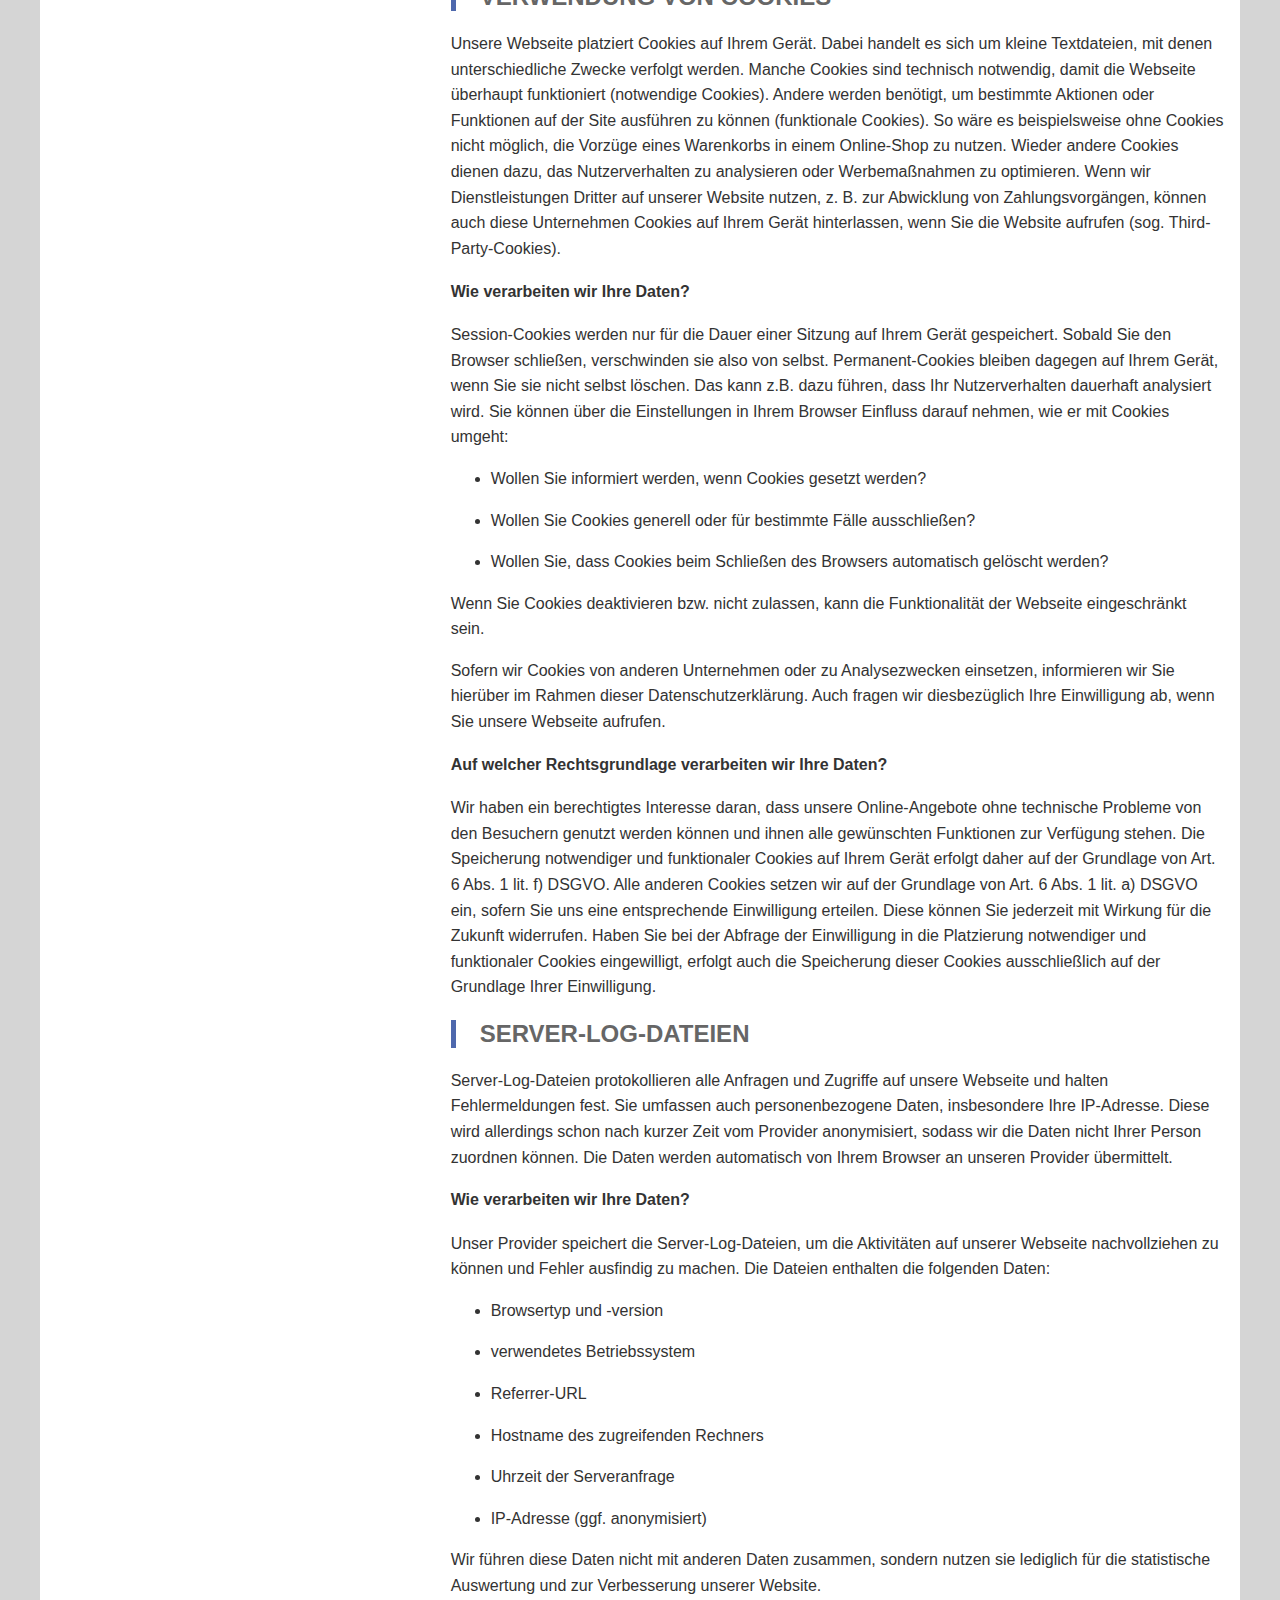
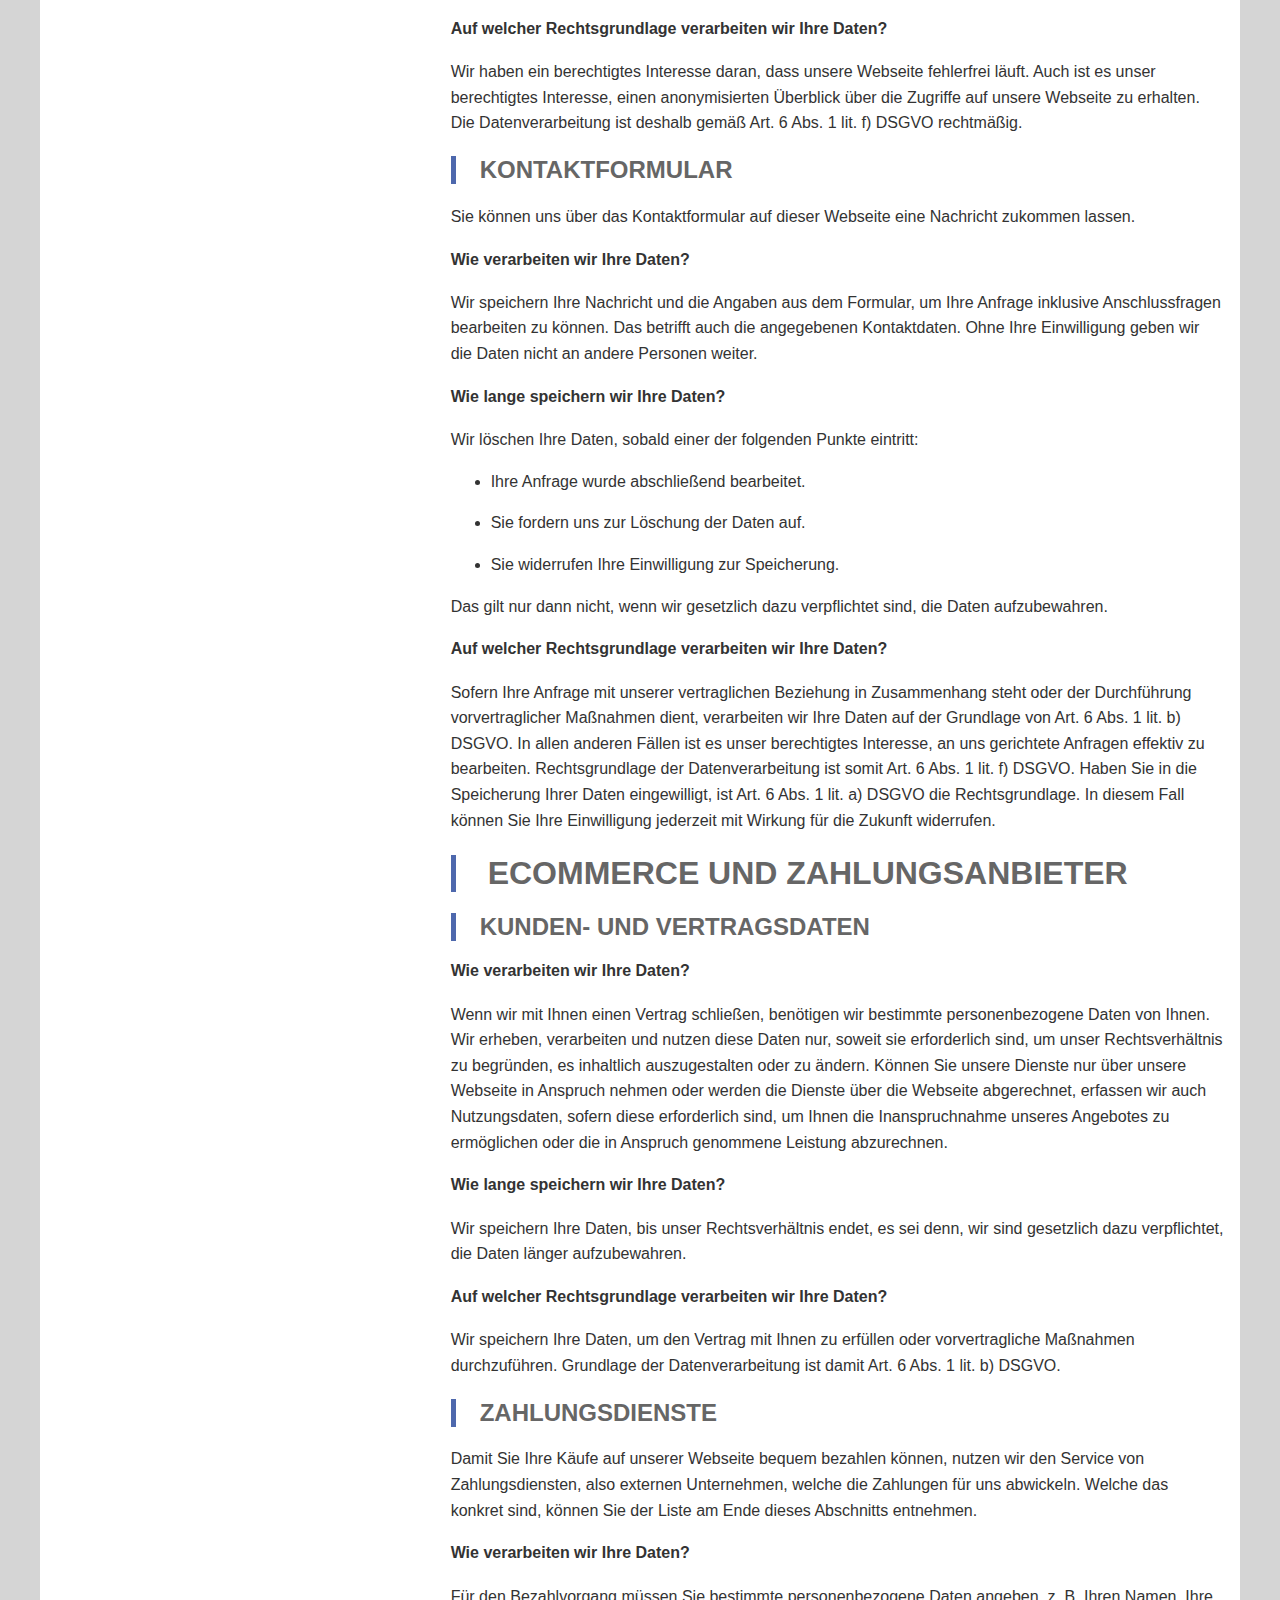
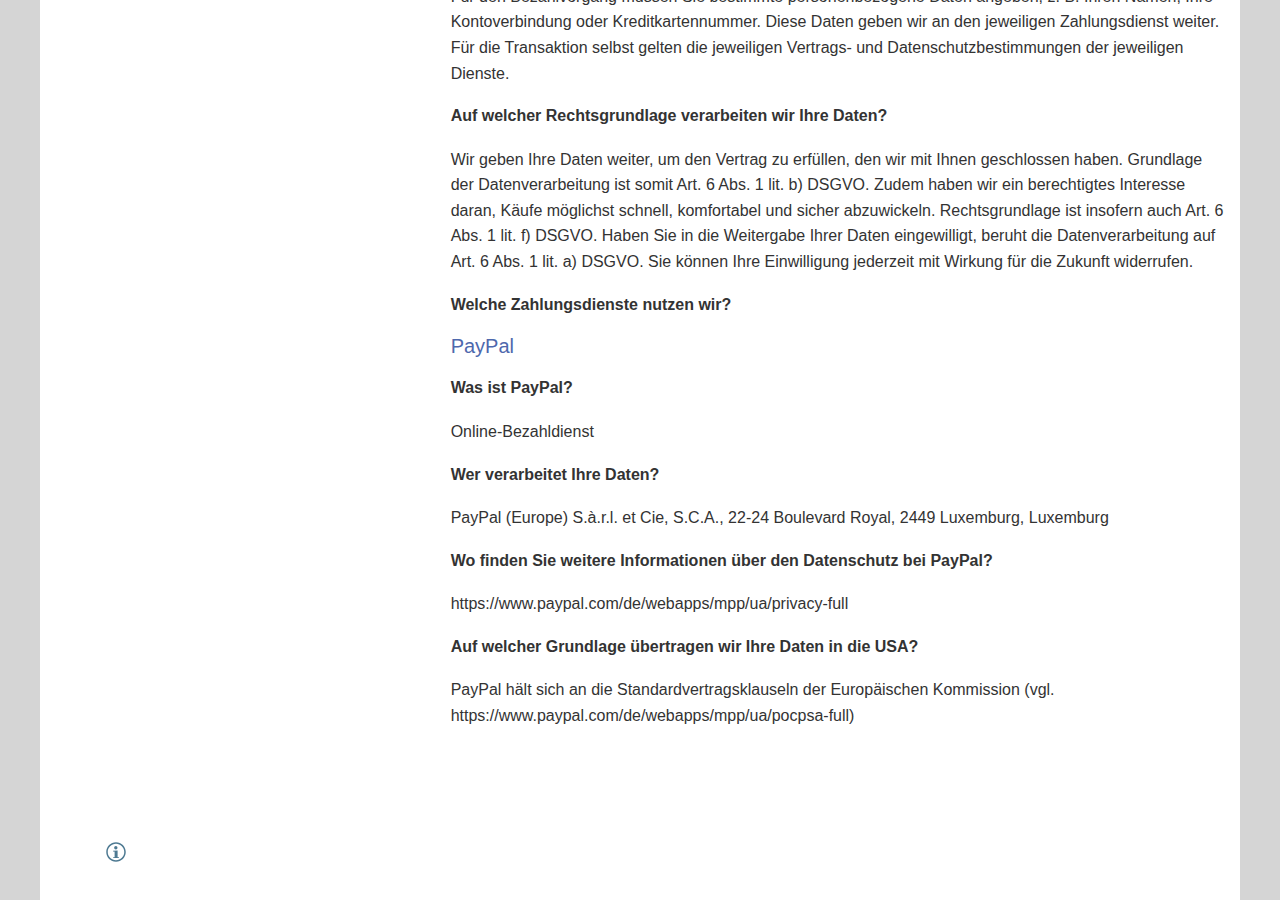
<file: buchgenerator.dominic-bilke.de/1-datenschutz.html>
<!DOCTYPE html>
<html lang="de">
<head>
	<meta charset="utf-8">
	<meta name="viewport" content="width=device-width, initial-scale=1.0">
    <meta name="description" content="Buchgenerator! Erstellt ein Buch über ein bestimmtes Thema.">
    <link rel="stylesheet" href="css/style.css">
	<title>Buchgenerator</title>
</head>
<body>

<header>
    <a class="ribbon" tabindex="-1" title="zurück zur Startseite!" href="index.html">
	   <h1 id="logo" >Buchgenerator</h1>
    </a>  
</header>

     	
<main>
	<nav id="navigation">
	<ul>
		<li><a href="index.html">Start</a></li>
		<li><a href="1-ueber_uns.html">Über uns</a></li>
		<li><a aria-current="page">Datenschutz</a></li>
		<li><a href="1-impressum.html">Impressum</a>
		<li><a href="2-contact.html">Kontakt</a></li>
	</ul>
	</nav>

	<article>
 <body><p><strong>Datenschutzerklärung</strong></p>
<h1>Allgemein</h1>
<p>Als Betreiber dieser Webseite und als Unternehmen kommen wir mit Ihren personenbezogenen Daten in Kontakt. Gemeint sind alle Daten, die etwas über Sie aussagen und mit denen Sie identifiziert werden können. In dieser Datenschutzerklärung möchten wir Ihnen erläutern, in welcher Weise, zu welchem Zweck und auf welcher rechtlichen Grundlage wir Ihre Daten verarbeiten.</p>
<p>Für die Datenverarbeitung auf dieser Webseite und in unserem Unternehmen ist verantwortlich:</p>
<p><span>Bilke Web- und Softwareentwicklung</span></p>
<p>4th floor, Hanauer Landstrasse 291b, Frankfurt am Main, Hessen, 60314, Deutschland</p>
<p>Telefon: <span>+49 174 849 3008</span></p>
<p>E-Mail: <span>info@dominic-bilke.de</span></p>
<h2>Allgemeine Hinweise</h2>
<div>
 <h3>SSL- bzw. TLS-Verschlüsselung</h3>
 <p>Wenn Sie Ihre Daten auf Webseiten eingeben, Online-Bestellungen aufgeben oder E-Mails über das Internet verschicken, müssen Sie immer damit rechnen, dass unberechtigte Dritte auf Ihre Daten zugreifen. Einen vollständigen Schutz vor solchen Zugriffen gibt es nicht. Wir setzen jedoch alles daran, Ihre Daten bestmöglich zu schützen und die Sicherheitslücken zu schließen, soweit es uns möglich ist.</p>
 <p>Ein wichtiger Schutzmechanismus ist die SSL- bzw. TLS-Verschlüsselung unserer Webseite, die dafür sorgt, dass Daten, die Sie an uns übermitteln, nicht von Dritten mitgelesen werden können. Sie erkennen die Verschlüsselung an dem Schloss-Icon vor der eingegebenen Internetadresse in Ihrem Browser und daran, dass unsere Internetadresse mit https:// beginnt und nicht mit http://.</p>
</div>
<div>
 <h3>Verschlüsselter Zahlungsverkehr</h3>
 <p>Besonders schutzbedürftig sind Zahlungsdaten, wie z. B. die Konto- oder Kreditkartennummer. Deshalb erfolgt auch der Zahlungsverkehr mit den gängigen Zahlungsmitteln bei uns ausschließlich über eine verschlüsselte SSL- bzw. TLS-Verbindung.</p>
</div>
<h3>Wie lange speichern wir Ihre Daten?</h3>
<p>An manchen Stellen in dieser Datenschutzerklärung informieren wir Sie darüber, wie lange wir oder die Unternehmen, die Ihre Daten in unserem Auftrag verarbeiten, Ihre Daten speichern. Fehlt eine solche Angabe, speichern wir Ihre Daten, bis der Zweck der Datenverarbeitung entfällt, Sie der Datenverarbeitung widersprechen oder Sie Ihre Einwilligung in die Datenverarbeitung widerrufen.</p>
<p>Im Falle eines Widerspruchs oder Widerrufs dürfen wir Ihre Daten allerdings weiterverarbeiten, wenn mindestens eine der folgenden Voraussetzungen vorliegt:</p>
<ul>
 <li><p>Wir haben zwingende schutzwürdige Gründe für die Fortsetzung der Datenverarbeitung, die Ihre Interessen, Rechte und Freiheiten überwiegen (nur bei Widerspruch gegen die Datenverarbeitung; wenn sich der Widerspruch gegen Direktwerbung richtet, können wir keine schutzwürdigen Gründe vorbringen).</p></li>
 <li><p>Die Datenverarbeitung ist erforderlich, um Rechtsansprüche geltend zu machen, auszuüben oder zu verteidigen (gilt nicht, wenn sich Ihr Widerspruch gegen Direktwerbung richtet).</p></li>
 <li><p>Wir sind gesetzlich verpflichtet, Ihre Daten aufzubewahren.</p></li>
</ul>
<p>In diesem Fall löschen wir Ihre Daten, sobald die Voraussetzung(en) entfällt bzw. entfallen.</p>
<div>
 <h3>Datenweitergabe in die USA</h3>
 <p>Wir nutzen auf unserer Webseite auch Tools von Unternehmen, die Ihre Daten in die USA übermitteln und dort speichern und ggf. weiterverarbeiten. Für Sie ist das vor allem deshalb von Bedeutung, weil Ihre Daten in den USA nicht den gleichen Schutz genießen wie innerhalb der EU, wo die Datenschutzgrundverordnung (DSGVO) gilt. So sind US-Unternehmen z. B. dazu verpflichtet, personenbezogene Daten an Sicherheitsbehörden herauszugeben, ohne dass Sie als betroffene Person hiergegen gerichtlich vorgehen können. Es kann daher sein, dass US-Behörden (z. B. Geheimdienste) Ihre Daten auf US-amerikanischen Servern zu Überwachungszwecken verarbeiten, auswerten und dauerhaft speichern. Wir haben auf diese Verarbeitungstätigkeiten keinen Einfluss.</p>
</div>

<h2>Ihre Rechte</h2>
<h3>Widerspruch gegen die Datenverarbeitung</h3>
<p>WENN SIE IN DIESER DATENSCHUTZERKLÄRUNG LESEN, DASS WIR BERECHTIGTE INTERESSEN FÜR DIE VERARBEITUNG IHRER DATEN HABEN UND DIESE DESHALB AUF ART. 6 ABS. 1 SATZ 1 LIT. F) DSGVO STÜTZEN, HABEN SIE NACH ART. 21 DSGVO DAS RECHT, WIDERSPRUCH DAGEGEN EINZULEGEN. DAS GILT AUCH FÜR EIN PROFILING, DAS AUF GRUNDLAGE DER GENANNTEN VORSCHRIFT ERFOLGT. VORAUSSETZUNG IST, DASS SIE GRÜNDE FÜR DEN WIDERSPRUCH ANFÜHREN, DIE SICH AUS IHRER BESONDEREN SITUATION ERGEBEN. EINE BEGRÜNDUNG IST NICHT ERFORDERLICH, WENN SICH DER WIDERSPRUCH GEGEN DIE NUTZUNG IHRER DATEN ZUR DIREKTWERBUNG RICHTET.</p>
<p>FOLGE DES WIDERSPRUCHS IST, DASS WIR IHRE DATEN NICHT MEHR VERARBEITEN DÜRFEN. DAS GILT NUR DANN NICHT, WENN EINE DER FOLGENDEN VORAUSSETZUNGEN VORLIEGT:</p>
<ul>
 <li><p>WIR KÖNNEN ZWINGENDE SCHUTZWÜRDIGE GRÜNDE FÜR DIE VERARBEITUNG NACHWEISEN, DIE IHRE INTERESSEN, RECHTE UND FREIHEITEN ÜBERWIEGEN.</p></li>
</ul>
<ul>
 <li><p>DIE VERARBEITUNG DIENT DER GELTENDMACHUNG, AUSÜBUNG ODER VERTEIDIGUNG VON RECHTSANSPRÜCHEN.</p></li>
</ul>
<p>DIE AUSNAHMEN GELTEN NICHT, WENN SICH IHR WIDERSPRUCH GEGEN DIREKTWERBUNG RICHTET ODER GEGEN EIN PROFILING, DAS MIT DIESER IN VERBINDUNG STEHT.</p>
<h3>Weitere Rechte</h3>
<h4>Widerruf Ihrer Einwilligung zur Datenverarbeitung</h4>
<p>Viele Datenverarbeitungsvorgänge erfolgen auf der Grundlage Ihrer Einwilligung. Diese erteilen Sie z. B. dadurch, dass Sie bei Online-Formularen ein entsprechendes Häkchen setzen, bevor Sie das Formular versenden, oder indem Sie bestimmte Cookies zulassen, wenn Sie unsere Webseite besuchen. Sie können Ihre Einwilligung jederzeit ohne Angabe von Gründen widerrufen (Art. 7 Abs. 3 DSGVO). Ab dem Zeitpunkt des Widerrufs dürfen wir Ihre Daten dann nicht mehr verarbeiten. Einzige Ausnahme: Wir sind gesetzlich verpflichtet, die Daten eine bestimmte Zeit lang aufzubewahren. Solche Aufbewahrungsfristen gibt es insbesondere im Steuer- und Handelsrecht.</p>
<h4>Recht zur Beschwerde bei der zuständigen Aufsichtsbehörde</h4>
<p>Wenn Sie der Auffassung sind, dass wir gegen die Datenschutzgrundverordnung (DSGVO) verstoßen, haben Sie nach Art. 77 DSGVO das Recht, sich bei einer Aufsichtsbehörde zu beschweren. Sie können sich an eine Aufsichtsbehörde in dem Mitgliedstaat Ihres Aufenthaltsorts, Ihres Arbeitsplatzes oder des Ortes wenden, an dem der mutmaßliche Verstoß stattgefunden hat. Das Beschwerderecht besteht neben verwaltungsrechtlichen oder gerichtlichen Rechtsbehelfen.</p>
<h4>Recht auf Datenübertragbarkeit</h4>
<p>Daten, die wir auf Grundlage Ihrer Einwilligung oder in Erfüllung eines Vertrages automatisiert verarbeiten, müssen wir Ihnen oder einem Dritten in einem gängigen maschinenlesbaren Format aushändigen, wenn Sie das verlangen. An einen anderen Verantwortlichen können wir die Daten nur übertragen, soweit dies technisch möglich ist.</p>
<h4>Recht auf Datenauskunft, -löschung und -berichtigung</h4>
<p>Sie haben nach Art. 15 DSGVO das Recht, unentgeltlich Auskunft darüber zu erhalten, welche personenbezogenen Daten wir von Ihnen gespeichert haben, wo die Daten herkommen, an wen wir die Daten übermitteln und zu welchem Zweck sie gespeichert werden. Sollten die Daten falsch sein, haben Sie ein Recht auf Berichtigung (Art. 16 DSGVO), unter den Voraussetzungen des Art. 17 DSGVO dürfen Sie verlangen, dass wir die Daten löschen.</p>
<h4>Recht auf Einschränkung der Verarbeitung</h4>
<p>In bestimmten Situationen können Sie nach Art. 18 DSGVO von uns verlangen, dass wir die Verarbeitung Ihrer Daten einschränken. Die Daten dürfen dann – von der Speicherung abgesehen – nur noch wie folgt verarbeitet werden:</p>
<ul>
 <li><p>mit Ihrer Einwilligung</p></li>
</ul>
<ul>
 <li><p>zur Geltendmachung, Ausübung oder Verteidigung von Rechtsansprüchen</p></li>
</ul>
<ul>
 <li><p>zum Schutz der Rechte einer anderen natürlichen oder juristischen Person</p></li>
</ul>
<ul>
 <li><p>aus Gründen eines wichtigen öffentlichen Interesses der Europäischen Union oder eines Mitgliedstaates</p></li>
</ul>
<p>Das Recht auf Einschränkung der Verarbeitung besteht in den folgenden Situationen:</p>
<ul>
 <li><p>Sie haben die Richtigkeit Ihrer bei uns gespeicherten personenbezogenen Daten bestritten und wir benötigen Zeit, um dies zu überprüfen. Hier besteht das Recht für die Dauer der Prüfung.</p></li>
</ul>
<ul>
 <li><p>Die Verarbeitung Ihrer personenbezogenen Daten erfolgt zu Unrecht oder war in der Vergangenheit unrechtmäßig. Hier besteht das Recht alternativ zur Löschung der Daten.</p></li>
</ul>
<ul>
 <li><p>Wir benötigen Ihre personenbezogenen Daten nicht mehr, Sie benötigen sie jedoch zur Ausübung, Verteidigung oder Geltendmachung von Rechtsansprüchen. Hier besteht das Recht alternativ zur Löschung der Daten.</p></li>
</ul>
<ul>
 <li><p>Sie haben Widerspruch nach Art. 21 Abs. 1 DSGVO eingelegt und nun müssen Ihre und unsere Interessen gegeneinander abgewogen werden. Hier besteht das Recht, solange das Ergebnis der Abwägung noch nicht feststeht.</p></li>
</ul>
<div>
 <h1>Hosting und Content Delivery Networks (CDN)</h1>
</div>
<div>
 <h2>Externes Hosting</h2>
 <p>Unsere Website liegt auf einem Server des folgenden Anbieters für Internetdienste (Hosters):</p>
 
 <div>
  <p>ALL-INKL.COM - Neue Medien Münnich<br />Inh. René Münnich<br />Hauptstraße 68<br />02742 Friedersdorf</p>
 </div>
 
 
 
 
 
 
 
 
 
 
 
 
 
 
 
 
 
 
 
 
 
 <h4></h4>
 <p></p>
 <h4>Wie verarbeiten wir Ihre Daten?</h4>
 <p>Der Hoster speichert alle Daten unserer Webseite. Dazu gehören auch alle personenbezogenen Daten, die automatisch oder durch Ihre Eingabe erfasst werden. Das können insbesondere sein: Ihre IP-Adresse, aufgerufene Seiten, Namen, Kontaktdaten und -anfragen sowie Meta- und Kommunikationsdaten. <span>Bei der Datenverarbeitung hält sich unser Hoster an unsere Weisungen und verarbeitet die Daten stets nur insoweit, als dies erforderlich ist, um die Leistungspflicht uns gegenüber zu erfüllen.</span></p>
 <h4>Auf welcher Rechtsgrundlage verarbeiten wir Ihre Daten?</h4>
 <p>Da wir über unsere Webseite potenzielle Kunden ansprechen und Kontakte zu bestehenden Kunden pflegen, dient die Datenverarbeitung durch unseren Hoster der Vertragsanbahnung und -erfüllung und beruht daher auf Art. 6 Abs. 1 lit. b) DSGVO. Darüber hinaus ist es unser berechtigtes Interesse als Unternehmen, ein professionelles Internetangebot bereitzustellen, das die nötigen Anforderungen an Sicherheit, Geschwindigkeit und Effizienz erfüllt. Insoweit verarbeiten wir Ihre Daten außerdem auf der Grundlage von Art. 6 Abs. 1 lit. f) DSGVO.</p>
</div>



<h1>Datenerfassung auf dieser Website</h1>
<h2>Verwendung von Cookies</h2>
<p>Unsere Webseite platziert Cookies auf Ihrem Gerät. Dabei handelt es sich um kleine Textdateien, mit denen unterschiedliche Zwecke verfolgt werden. Manche Cookies sind technisch notwendig, damit die Webseite überhaupt funktioniert (notwendige Cookies). Andere werden benötigt, um bestimmte Aktionen oder Funktionen auf der Site ausführen zu können (funktionale Cookies). So wäre es beispielsweise ohne Cookies nicht möglich, die Vorzüge eines Warenkorbs in einem Online-Shop zu nutzen. Wieder andere Cookies dienen dazu, das Nutzerverhalten zu analysieren oder Werbemaßnahmen zu optimieren. Wenn wir Dienstleistungen Dritter auf unserer Website nutzen, z. B. zur Abwicklung von Zahlungsvorgängen, können auch diese Unternehmen Cookies auf Ihrem Gerät hinterlassen, wenn Sie die Website aufrufen (sog. Third-Party-Cookies).</p>
<h4>Wie verarbeiten wir Ihre Daten?</h4>
<p>Session-Cookies werden nur für die Dauer einer Sitzung auf Ihrem Gerät gespeichert. Sobald Sie den Browser schließen, verschwinden sie also von selbst. Permanent-Cookies bleiben dagegen auf Ihrem Gerät, wenn Sie sie nicht selbst löschen. Das kann z.B. dazu führen, dass Ihr Nutzerverhalten dauerhaft analysiert wird. Sie können über die Einstellungen in Ihrem Browser Einfluss darauf nehmen, wie er mit Cookies umgeht:</p>
<ul>
 <li><p>Wollen Sie informiert werden, wenn Cookies gesetzt werden?</p></li>
</ul>
<ul>
 <li><p>Wollen Sie Cookies generell oder für bestimmte Fälle ausschließen?</p></li>
</ul>
<ul>
 <li><p>Wollen Sie, dass Cookies beim Schließen des Browsers automatisch gelöscht werden?</p></li>
</ul>
<p>Wenn Sie Cookies deaktivieren bzw. nicht zulassen, kann die Funktionalität der Webseite eingeschränkt sein.</p>
<p>Sofern wir Cookies von anderen Unternehmen oder zu Analysezwecken einsetzen, informieren wir Sie hierüber im Rahmen dieser Datenschutzerklärung. Auch fragen wir diesbezüglich Ihre Einwilligung ab, wenn Sie unsere Webseite aufrufen.</p>
<h4>Auf welcher Rechtsgrundlage verarbeiten wir Ihre Daten?</h4>
<p>Wir haben ein berechtigtes Interesse daran, dass unsere Online-Angebote ohne technische Probleme von den Besuchern genutzt werden können und ihnen alle gewünschten Funktionen zur Verfügung stehen. Die Speicherung notwendiger und funktionaler Cookies auf Ihrem Gerät erfolgt daher auf der Grundlage von Art. 6 Abs. 1 lit. f) DSGVO. Alle anderen Cookies setzen wir auf der Grundlage von Art. 6 Abs. 1 lit. a) DSGVO ein, sofern Sie uns eine entsprechende Einwilligung erteilen. Diese können Sie jederzeit mit Wirkung für die Zukunft widerrufen. Haben Sie bei der Abfrage der Einwilligung in die Platzierung notwendiger und funktionaler Cookies eingewilligt, erfolgt auch die Speicherung dieser Cookies ausschließlich auf der Grundlage Ihrer Einwilligung.</p>






<h2>Server-Log-Dateien</h2>
<p>Server-Log-Dateien protokollieren alle Anfragen und Zugriffe auf unsere Webseite und halten Fehlermeldungen fest. Sie umfassen auch personenbezogene Daten, insbesondere Ihre IP-Adresse. Diese wird allerdings schon nach kurzer Zeit vom Provider anonymisiert, sodass wir die Daten nicht Ihrer Person zuordnen können. Die Daten werden automatisch von Ihrem Browser an unseren Provider übermittelt.</p>
<h4>Wie verarbeiten wir Ihre Daten?</h4>
<p>Unser Provider speichert die Server-Log-Dateien, um die Aktivitäten auf unserer Webseite nachvollziehen zu können und Fehler ausfindig zu machen. Die Dateien enthalten die folgenden Daten:</p>
<ul>
 <li><p>Browsertyp und -version</p></li>
</ul>
<ul>
 <li><p>verwendetes Betriebssystem</p></li>
</ul>
<ul>
 <li><p>Referrer-URL</p></li>
</ul>
<ul>
 <li><p>Hostname des zugreifenden Rechners</p></li>
</ul>
<ul>
 <li><p>Uhrzeit der Serveranfrage</p></li>
</ul>
<ul>
 <li><p>IP-Adresse (ggf. anonymisiert)</p></li>
</ul>
<p>Wir führen diese Daten nicht mit anderen Daten zusammen, sondern nutzen sie lediglich für die statistische Auswertung und zur Verbesserung unserer Website.</p>
<h4>Auf welcher Rechtsgrundlage verarbeiten wir Ihre Daten?</h4>
<p>Wir haben ein berechtigtes Interesse daran, dass unsere Webseite fehlerfrei läuft. Auch ist es unser berechtigtes Interesse, einen anonymisierten Überblick über die Zugriffe auf unsere Webseite zu erhalten. Die Datenverarbeitung ist deshalb gemäß Art. 6 Abs. 1 lit. f) DSGVO rechtmäßig.</p>
<div>
 <h2>Kontaktformular</h2>
 <p>Sie können uns über das Kontaktformular auf dieser Webseite eine Nachricht zukommen lassen.</p>
 <h4>Wie verarbeiten wir Ihre Daten?</h4>
 <p>Wir speichern Ihre Nachricht und die Angaben aus dem Formular, um Ihre Anfrage inklusive Anschlussfragen bearbeiten zu können. Das betrifft auch die angegebenen Kontaktdaten. Ohne Ihre Einwilligung geben wir die Daten nicht an andere Personen weiter.</p>
 <h4>Wie lange speichern wir Ihre Daten?</h4>
 <p>Wir löschen Ihre Daten, sobald einer der folgenden Punkte eintritt:</p>
 <ul>
  <li><p>Ihre Anfrage wurde abschließend bearbeitet.</p></li>
 </ul>
 <ul>
  <li><p>Sie fordern uns zur Löschung der Daten auf.</p></li>
 </ul>
 <ul>
  <li><p>Sie widerrufen Ihre Einwilligung zur Speicherung.</p></li>
 </ul>
 <p>Das gilt nur dann nicht, wenn wir gesetzlich dazu verpflichtet sind, die Daten aufzubewahren.</p>
 <h4>Auf welcher Rechtsgrundlage verarbeiten wir Ihre Daten?</h4>
 <p>Sofern Ihre Anfrage mit unserer vertraglichen Beziehung in Zusammenhang steht oder der Durchführung vorvertraglicher Maßnahmen dient, verarbeiten wir Ihre Daten auf der Grundlage von Art. 6 Abs. 1 lit. b) DSGVO. In allen anderen Fällen ist es unser berechtigtes Interesse, an uns gerichtete Anfragen effektiv zu bearbeiten. Rechtsgrundlage der Datenverarbeitung ist somit Art. 6 Abs. 1 lit. f) DSGVO. Haben Sie in die Speicherung Ihrer Daten eingewilligt, ist Art. 6 Abs. 1 lit. a) DSGVO die Rechtsgrundlage. In diesem Fall können Sie Ihre Einwilligung jederzeit mit Wirkung für die Zukunft widerrufen.</p>
</div>







































































<div>
 <h1>eCommerce <span>und Zahlungsanbieter</span></h1>
</div>
<div>
 <h2>Kunden- und Vertragsdaten</h2>
 <h4>Wie verarbeiten wir Ihre Daten?</h4>
 <p>Wenn wir mit Ihnen einen Vertrag schließen, benötigen wir bestimmte personenbezogene Daten von Ihnen. Wir erheben, verarbeiten und nutzen diese Daten nur, soweit sie erforderlich sind, um unser Rechtsverhältnis zu begründen, es inhaltlich auszugestalten oder zu ändern. Können Sie unsere Dienste nur über unsere Webseite in Anspruch nehmen oder werden die Dienste über die Webseite abgerechnet, erfassen wir auch Nutzungsdaten, sofern diese erforderlich sind, um Ihnen die Inanspruchnahme unseres Angebotes zu ermöglichen oder die in Anspruch genommene Leistung abzurechnen.</p>
 <h4>Wie lange speichern wir Ihre Daten?</h4>
 <p>Wir speichern Ihre Daten, bis unser Rechtsverhältnis endet, es sei denn, wir sind gesetzlich dazu verpflichtet, die Daten länger aufzubewahren.</p>
 <h4>Auf welcher Rechtsgrundlage verarbeiten wir Ihre Daten?</h4>
 <p>Wir speichern Ihre Daten, um den Vertrag mit Ihnen zu erfüllen oder vorvertragliche Maßnahmen durchzuführen. Grundlage der Datenverarbeitung ist damit Art. 6 Abs. 1 lit. b) DSGVO.</p>
</div>




<div>
 <h2>Zahlungsdienste</h2>
 <p>Damit Sie Ihre Käufe auf unserer Webseite bequem bezahlen können, nutzen wir den Service von Zahlungsdiensten, also externen Unternehmen, welche die Zahlungen für uns abwickeln. Welche das konkret sind, können Sie der Liste am Ende dieses Abschnitts entnehmen.</p>
 <h4>Wie verarbeiten wir Ihre Daten?</h4>
 <p>Für den Bezahlvorgang müssen Sie bestimmte personenbezogene Daten angeben, z. B. Ihren Namen, Ihre Kontoverbindung oder Kreditkartennummer. Diese Daten geben wir an den jeweiligen Zahlungsdienst weiter. Für die Transaktion selbst gelten die jeweiligen Vertrags- und Datenschutzbestimmungen der jeweiligen Dienste.</p>
 <h4>Auf welcher Rechtsgrundlage verarbeiten wir Ihre Daten?</h4>
 <p>Wir geben Ihre Daten weiter, um den Vertrag zu erfüllen, den wir mit Ihnen geschlossen haben. Grundlage der Datenverarbeitung ist somit Art. 6 Abs. 1 lit. b) DSGVO. Zudem haben wir ein berechtigtes Interesse daran, Käufe möglichst schnell, komfortabel und sicher abzuwickeln. Rechtsgrundlage ist insofern auch Art. 6 Abs. 1 lit. f) DSGVO. Haben Sie in die Weitergabe Ihrer Daten eingewilligt, beruht die Datenverarbeitung auf Art. 6 Abs. 1 lit. a) DSGVO. Sie können Ihre Einwilligung jederzeit mit Wirkung für die Zukunft widerrufen.</p>
 <h4>Welche Zahlungsdienste nutzen wir?</h4>
</div>
<div>
 <h3>PayPal</h3>
 <h4>Was ist PayPal?</h4>
 <p>Online-Bezahldienst</p>
 <h4>Wer verarbeitet Ihre Daten?</h4>
 <p>PayPal (Europe) S.à.r.l. et Cie, S.C.A., 22-24 Boulevard Royal, 2449 Luxemburg, Luxemburg</p>
 <h4>Wo finden Sie weitere Informationen über den Datenschutz bei PayPal?</h4>
 <p>https://www.paypal.com/de/webapps/mpp/ua/privacy-full</p>
 <h4>Auf welcher Grundlage übertragen wir Ihre Daten in die USA?</h4>
 <p>PayPal hält sich an die Standardvertragsklauseln der Europäischen Kommission (vgl. https://www.paypal.com/de/webapps/mpp/ua/pocpsa-full)</p>
</div>




































  
	</article>

</main>

<footer>
    <ul id="footer-nav">
		<li><a href="2-contact.html" title="Kontakt"><img src="img/info.svg" alt="info"></a></li>
	</ul>
    <!--p>
    	Design: Duit, <a href="http://designenlassen.de/">designenlassen.de</a><br/>
   		technische Umsetzung: <a href="http://selfhtml.org">selfhtml.org</a>
    </p-->    
</footer>  
    
</body>
</html>
</file>
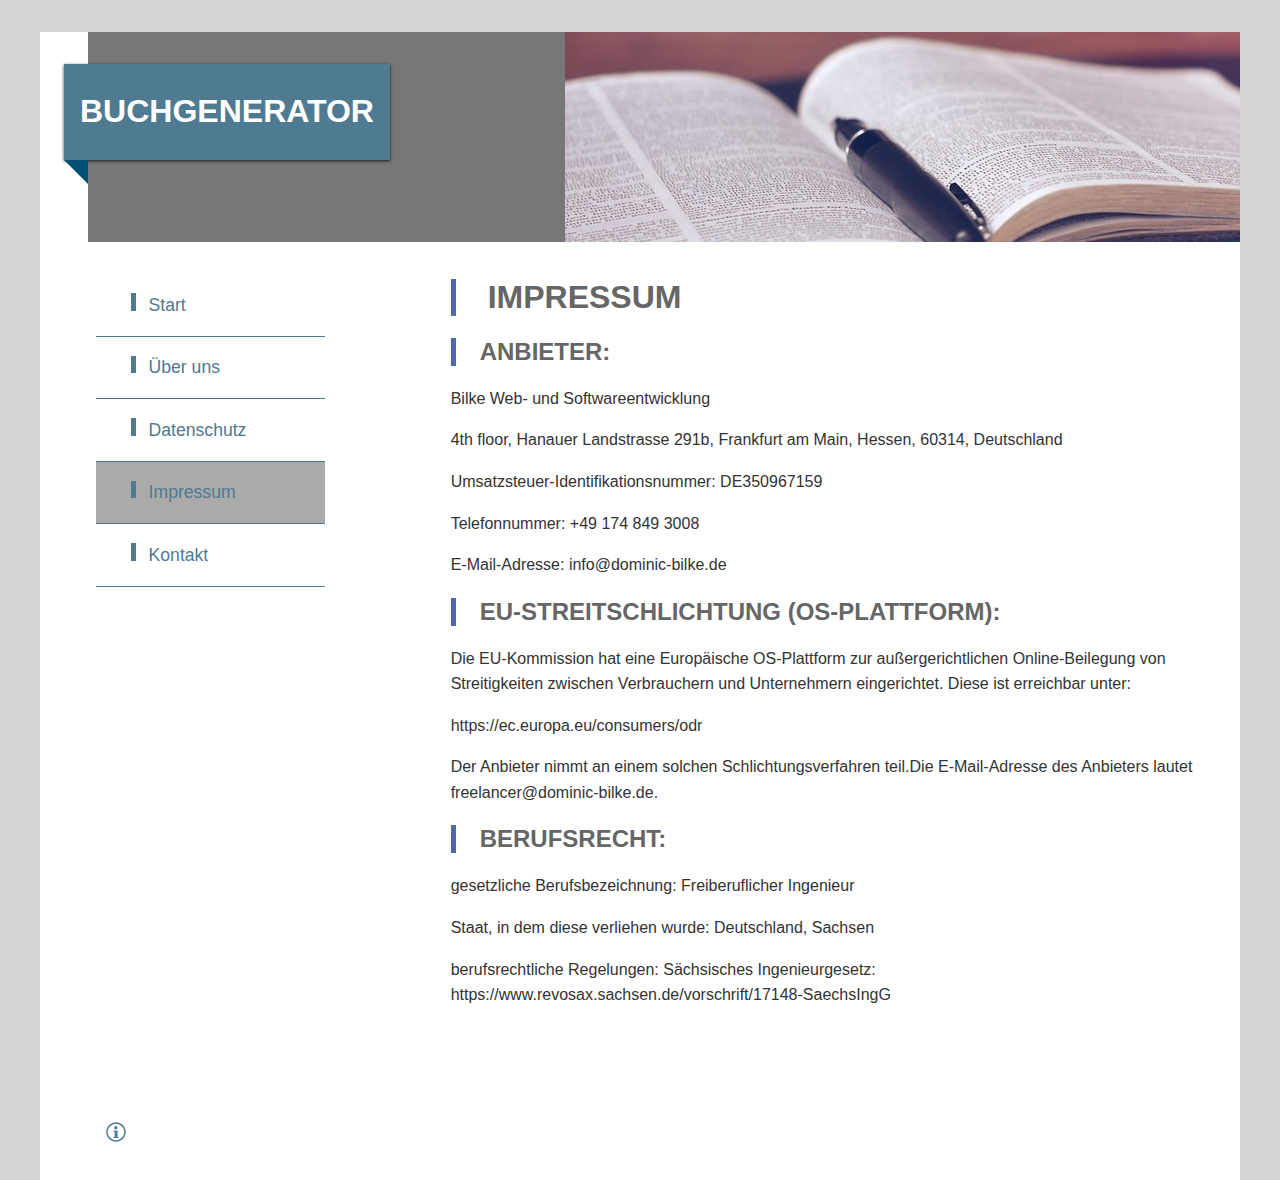
<file: buchgenerator.dominic-bilke.de/1-impressum.html>
<!DOCTYPE html>
<html lang="de">
<head>
	<meta charset="utf-8">
	<meta name="viewport" content="width=device-width, initial-scale=1.0">
    <meta name="description" content="Buchgenerator! Erstellt ein Buch über ein bestimmtes Thema.">
    <link rel="stylesheet" href="css/style.css">
	<title>Buchgenerator</title>
</head>
<body>

<header>
    <a class="ribbon" tabindex="-1" title="zurück zur Startseite!" href="index.html">
	   <h1 id="logo" >Buchgenerator</h1>
    </a>  
</header>

     	
<main>
	<nav id="navigation">
	<ul>
		<li><a href="index.html">Start</a></li>
		<li><a href="1-ueber_uns.html">Über uns</a></li>
		<li><a href="1-datenschutz.html">Datenschutz</a></li>
		<li><a aria-current="page">Impressum</a>
		<li><a href="2-contact.html">Kontakt</a></li>
	</ul>
	</nav>

	<article><h1><strong>Impressum</strong></h1>
<h2>Anbieter:</h2>
<p> </p>
<p><span>Bilke Web- und Softwareentwicklung</span></p>
<p>4th floor, Hanauer Landstrasse 291b, Frankfurt am Main, Hessen, 60314, Deutschland</p>

<div>
 <p>Umsatzsteuer-Identifikationsnummer: <span>DE350967159</span></p>
</div>
<p> </p>
<p>Telefonnummer: <span>+49 174 849 3008</span></p>

<p>E-Mail-Adresse: <span>info@dominic-bilke.de</span></p>
<p> </p>

<div>
 <h2>EU-Streitschlichtung (OS-Plattform):</h2>
 <p> </p>
 <p>Die EU-Kommission hat eine Europäische OS-Plattform zur außergerichtlichen Online-Beilegung von Streitigkeiten zwischen Verbrauchern und Unternehmern eingerichtet. Diese ist erreichbar unter:</p>
 <p>https://ec.europa.eu/consumers/odr </p>
 <p><span>Der Anbieter nimmt an einem solchen Schlichtungsverfahren teil.</span>Die E-Mail-Adresse des Anbieters lautet <span>freelancer@dominic-bilke.de</span>.</p>
 <p> </p>
</div>


<div>
 <h2>Berufsrecht:</h2>
 <p> </p>
 <p>gesetzliche Berufsbezeichnung: <span>Freiberuflicher Ingenieur</span></p>
 <p>Staat, in dem diese verliehen wurde: <span>Deutschland, Sachsen</span></p>
 <p>berufsrechtliche Regelungen: <span>Sächsisches Ingenieurgesetz: https://www.revosax.sachsen.de/vorschrift/17148-SaechsIngG</span></p>
 <p> </p>
</div>

	</article>

</main>

<footer>
    <ul id="footer-nav">
		<li><a href="2-contact.html" title="Kontakt"><img src="img/info.svg" alt="info"></a></li>
	</ul>
    <!--p>
    	Design: Duit, <a href="http://designenlassen.de/">designenlassen.de</a><br/>
   		technische Umsetzung: <a href="http://selfhtml.org">selfhtml.org</a>
    </p-->    
</footer>  
    
</body>
</html>
</file>
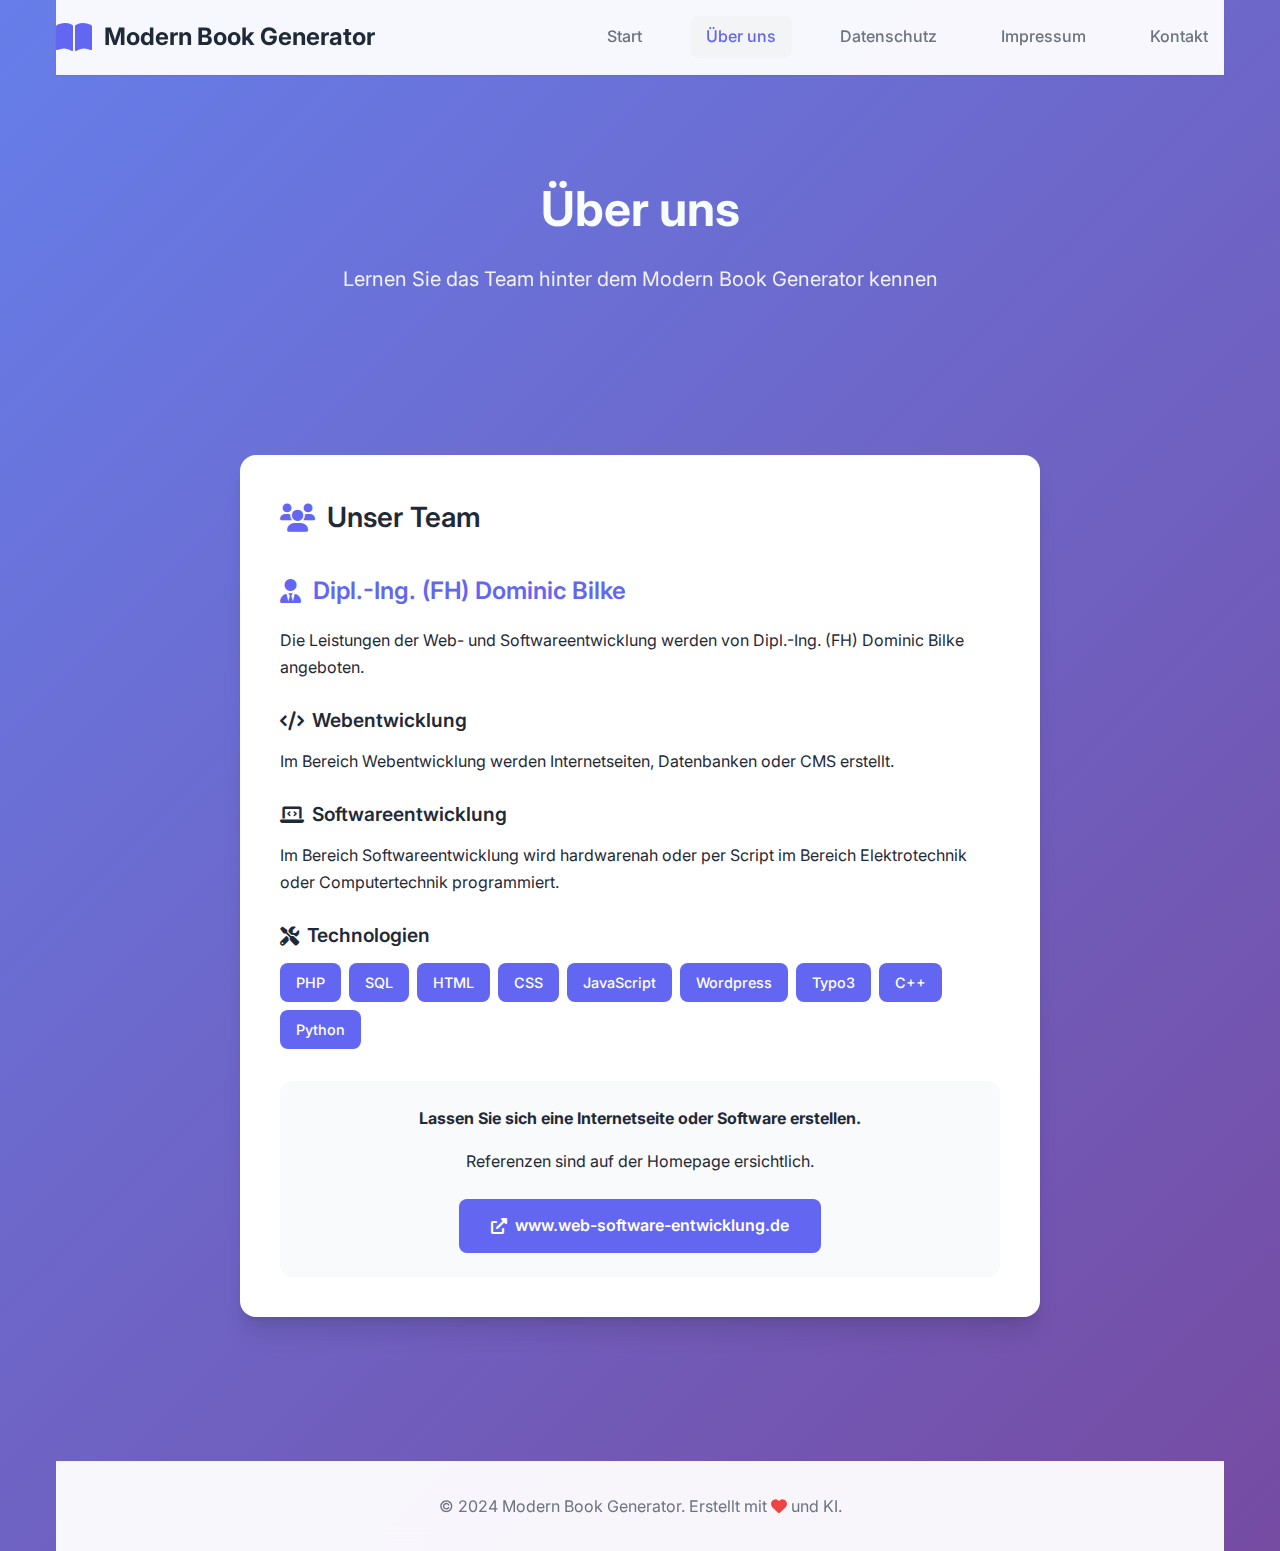
<file: buchgenerator.dominic-bilke.de/1-ueber_uns.html>
<!DOCTYPE html>
<html lang="de">
<head>
	<meta charset="utf-8">
	<meta name="viewport" content="width=device-width, initial-scale=1.0">
    <meta name="description" content="Moderner Buchgenerator! Erstellt professionelle E-Books mit KI-gestützter Inhaltsgenerierung.">
    <link rel="stylesheet" href="css/modern-style.css">
	<title>Modern Book Generator - Über uns</title>
	<link href="https://fonts.googleapis.com/css2?family=Inter:wght@300;400;500;600;700&display=swap" rel="stylesheet">
	<link href="https://cdnjs.cloudflare.com/ajax/libs/font-awesome/6.0.0/css/all.min.css" rel="stylesheet">
</head>
<body>

<div class="container">
	<header class="header">
		<div class="header-content">
			<div class="logo">
				<i class="fas fa-book-open"></i>
				<h1>Modern Book Generator</h1>
			</div>
			<nav class="nav">
				<a href="index.html" class="nav-link">Start</a>
				<a href="1-ueber_uns.html" class="nav-link active">Über uns</a>
				<a href="1-datenschutz.html" class="nav-link">Datenschutz</a>
				<a href="1-impressum.html" class="nav-link">Impressum</a>
				<a href="2-contact.html" class="nav-link">Kontakt</a>
			</nav>
		</div>
	</header>

	<main class="main">
		<section class="hero">
			<div class="hero-content">
				<h2>Über uns</h2>
				<p>Lernen Sie das Team hinter dem Modern Book Generator kennen</p>
			</div>
		</section>

		<section class="form-section">
			<div class="form-container">
				<h3><i class="fas fa-users"></i> Unser Team</h3>
				<div class="about-content">
					<div class="about-section">
						<h4><i class="fas fa-user-tie"></i> Dipl.-Ing. (FH) Dominic Bilke</h4>
						<p>Die Leistungen der Web- und Softwareentwicklung werden von Dipl.-Ing. (FH) Dominic Bilke angeboten.</p>
						
						<div class="services">
							<h5><i class="fas fa-code"></i> Webentwicklung</h5>
							<p>Im Bereich Webentwicklung werden Internetseiten, Datenbanken oder CMS erstellt.</p>
							
							<h5><i class="fas fa-laptop-code"></i> Softwareentwicklung</h5>
							<p>Im Bereich Softwareentwicklung wird hardwarenah oder per Script im Bereich Elektrotechnik oder Computertechnik programmiert.</p>
						</div>
						
						<div class="technologies">
							<h5><i class="fas fa-tools"></i> Technologien</h5>
							<div class="tech-grid">
								<span class="tech-tag">PHP</span>
								<span class="tech-tag">SQL</span>
								<span class="tech-tag">HTML</span>
								<span class="tech-tag">CSS</span>
								<span class="tech-tag">JavaScript</span>
								<span class="tech-tag">Wordpress</span>
								<span class="tech-tag">Typo3</span>
								<span class="tech-tag">C++</span>
								<span class="tech-tag">Python</span>
							</div>
						</div>
						
						<div class="cta-section">
							<p><strong>Lassen Sie sich eine Internetseite oder Software erstellen.</strong></p>
							<p>Referenzen sind auf der Homepage ersichtlich.</p>
							<a href="https://www.web-software-entwicklung.de" target="_blank" class="btn btn-primary">
								<i class="fas fa-external-link-alt"></i> www.web-software-entwicklung.de
							</a>
						</div>
					</div>
				</div>
			</div>
		</section>
	</main>

	<footer class="footer">
		<div class="footer-content">
			<p>&copy; 2024 Modern Book Generator. Erstellt mit <i class="fas fa-heart"></i> und KI.</p>
		</div>
	</footer>
</div>

<style>
.about-content {
	text-align: left;
}

.about-section h4 {
	font-size: 1.5rem;
	font-weight: 600;
	color: var(--primary-color);
	margin-bottom: 1rem;
	display: flex;
	align-items: center;
	gap: 0.75rem;
}

.about-section p {
	margin-bottom: 1.5rem;
	line-height: 1.7;
}

.services h5 {
	font-size: 1.2rem;
	font-weight: 600;
	color: var(--text-primary);
	margin: 1.5rem 0 0.75rem 0;
	display: flex;
	align-items: center;
	gap: 0.5rem;
}

.services p {
	margin-bottom: 1rem;
}

.technologies h5 {
	font-size: 1.2rem;
	font-weight: 600;
	color: var(--text-primary);
	margin: 1.5rem 0 0.75rem 0;
	display: flex;
	align-items: center;
	gap: 0.5rem;
}

.tech-grid {
	display: flex;
	flex-wrap: wrap;
	gap: 0.5rem;
	margin-top: 0.75rem;
}

.tech-tag {
	background: var(--primary-color);
	color: white;
	padding: 0.5rem 1rem;
	border-radius: var(--radius-md);
	font-size: 0.9rem;
	font-weight: 500;
}

.cta-section {
	background: var(--bg-secondary);
	padding: 1.5rem;
	border-radius: var(--radius-lg);
	margin-top: 2rem;
	text-align: center;
}

.cta-section p {
	margin-bottom: 1rem;
}

.cta-section .btn {
	display: inline-flex;
	margin-top: 0.5rem;
}
</style>

</body>
</html>
</file>
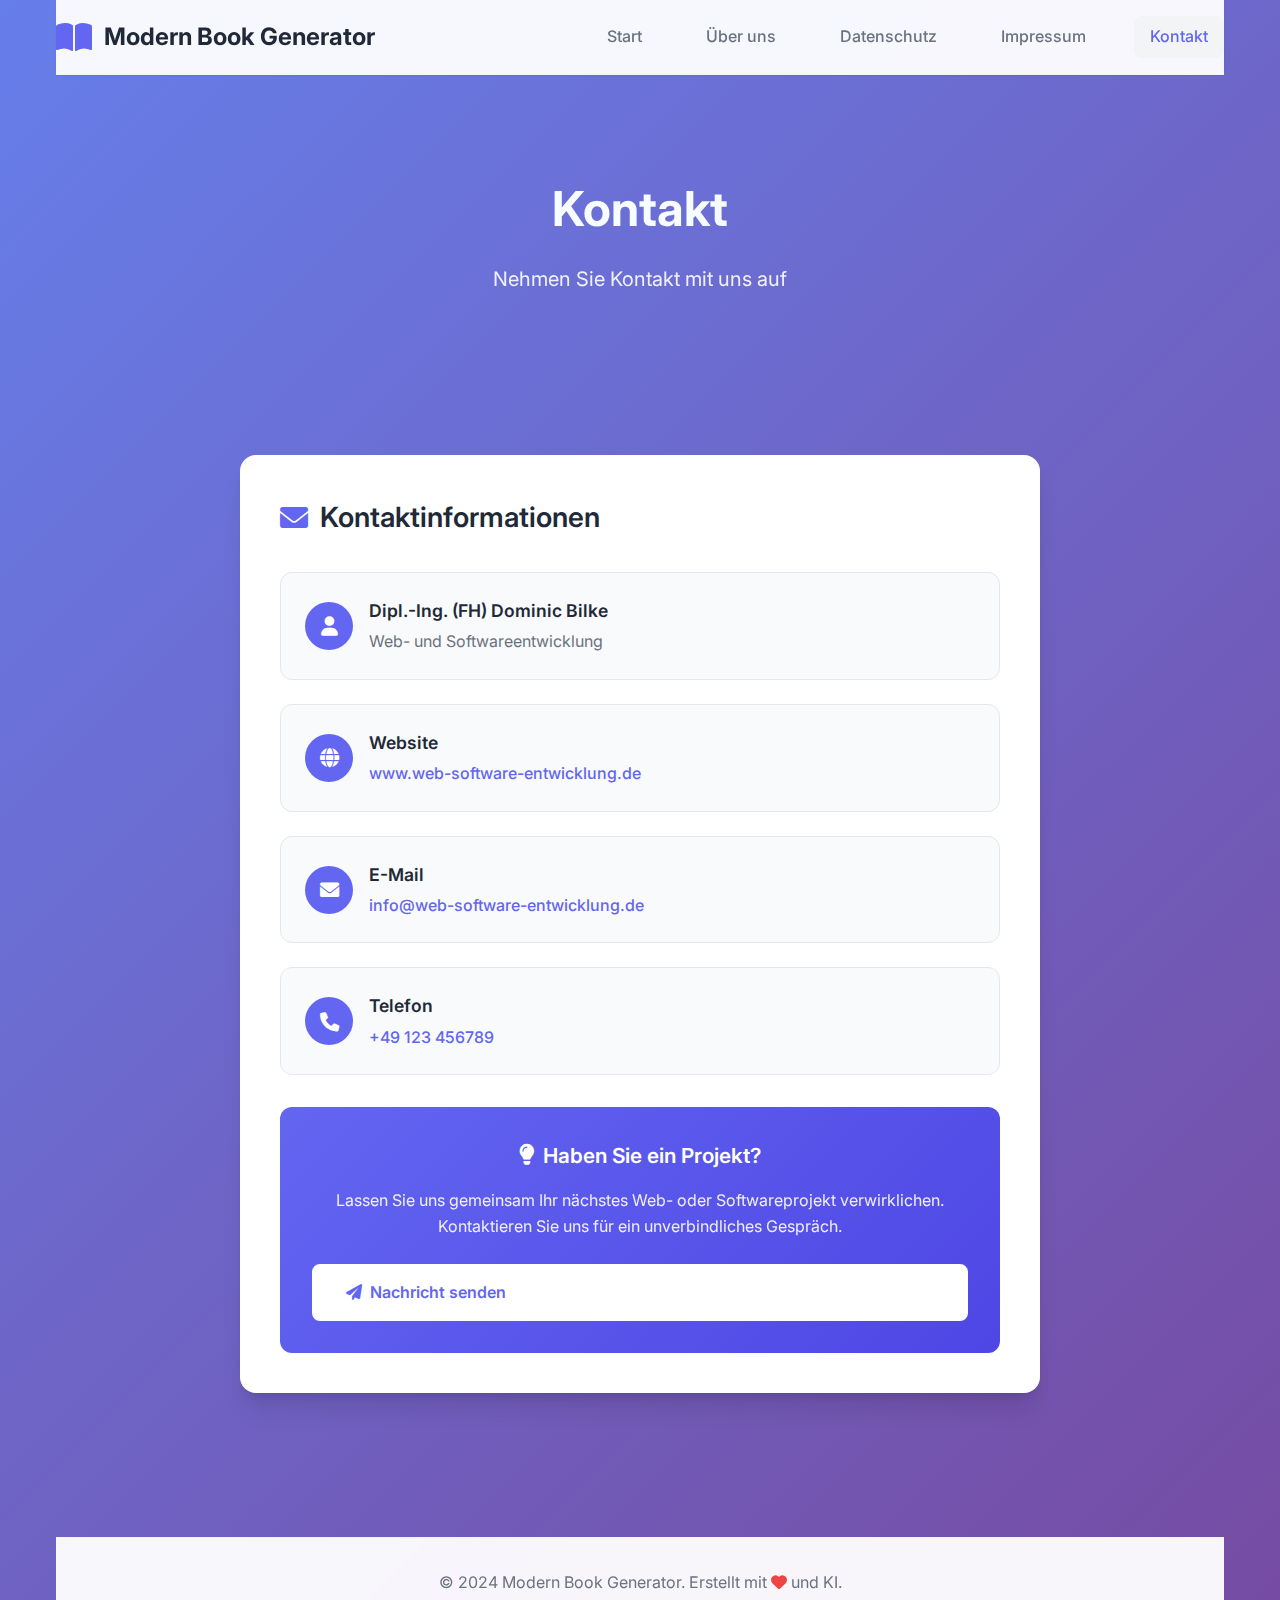
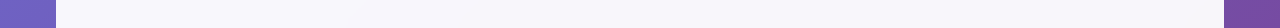
<file: buchgenerator.dominic-bilke.de/2-contact.html>
<!DOCTYPE html>
<html lang="de">
<head>
	<meta charset="utf-8">
	<meta name="viewport" content="width=device-width, initial-scale=1.0">
    <meta name="description" content="Moderner Buchgenerator! Erstellt professionelle E-Books mit KI-gestützter Inhaltsgenerierung.">
    <link rel="stylesheet" href="css/modern-style.css">
	<title>Modern Book Generator - Kontakt</title>
	<link href="https://fonts.googleapis.com/css2?family=Inter:wght@300;400;500;600;700&display=swap" rel="stylesheet">
	<link href="https://cdnjs.cloudflare.com/ajax/libs/font-awesome/6.0.0/css/all.min.css" rel="stylesheet">
</head>
<body>

<div class="container">
	<header class="header">
		<div class="header-content">
			<div class="logo">
				<i class="fas fa-book-open"></i>
				<h1>Modern Book Generator</h1>
			</div>
			<nav class="nav">
				<a href="index.html" class="nav-link">Start</a>
				<a href="1-ueber_uns.html" class="nav-link">Über uns</a>
				<a href="1-datenschutz.html" class="nav-link">Datenschutz</a>
				<a href="1-impressum.html" class="nav-link">Impressum</a>
				<a href="2-contact.html" class="nav-link active">Kontakt</a>
			</nav>
		</div>
	</header>

	<main class="main">
		<section class="hero">
			<div class="hero-content">
				<h2>Kontakt</h2>
				<p>Nehmen Sie Kontakt mit uns auf</p>
			</div>
		</section>

		<section class="form-section">
			<div class="form-container">
				<h3><i class="fas fa-envelope"></i> Kontaktinformationen</h3>
				<div class="contact-content">
					<div class="contact-info">
						<div class="contact-item">
							<div class="contact-icon">
								<i class="fas fa-user"></i>
							</div>
							<div class="contact-details">
								<h4>Dipl.-Ing. (FH) Dominic Bilke</h4>
								<p>Web- und Softwareentwicklung</p>
							</div>
						</div>
						
						<div class="contact-item">
							<div class="contact-icon">
								<i class="fas fa-globe"></i>
							</div>
							<div class="contact-details">
								<h4>Website</h4>
								<a href="https://www.web-software-entwicklung.de" target="_blank" class="contact-link">
									www.web-software-entwicklung.de
								</a>
							</div>
						</div>
						
						<div class="contact-item">
							<div class="contact-icon">
								<i class="fas fa-envelope"></i>
							</div>
							<div class="contact-details">
								<h4>E-Mail</h4>
								<a href="mailto:info@web-software-entwicklung.de" class="contact-link">
									info@web-software-entwicklung.de
								</a>
							</div>
						</div>
						
						<div class="contact-item">
							<div class="contact-icon">
								<i class="fas fa-phone"></i>
							</div>
							<div class="contact-details">
								<h4>Telefon</h4>
								<a href="tel:+49123456789" class="contact-link">
									+49 123 456789
								</a>
							</div>
						</div>
					</div>
					
					<div class="contact-cta">
						<h4><i class="fas fa-lightbulb"></i> Haben Sie ein Projekt?</h4>
						<p>Lassen Sie uns gemeinsam Ihr nächstes Web- oder Softwareprojekt verwirklichen. Kontaktieren Sie uns für ein unverbindliches Gespräch.</p>
						<a href="mailto:info@web-software-entwicklung.de" class="btn btn-primary">
							<i class="fas fa-paper-plane"></i> Nachricht senden
						</a>
					</div>
				</div>
			</div>
		</section>
	</main>

	<footer class="footer">
		<div class="footer-content">
			<p>&copy; 2024 Modern Book Generator. Erstellt mit <i class="fas fa-heart"></i> und KI.</p>
		</div>
	</footer>
</div>

<style>
.contact-content {
	text-align: left;
}

.contact-info {
	display: flex;
	flex-direction: column;
	gap: 1.5rem;
	margin-bottom: 2rem;
}

.contact-item {
	display: flex;
	align-items: center;
	gap: 1rem;
	padding: 1.5rem;
	background: var(--bg-secondary);
	border-radius: var(--radius-lg);
	border: 1px solid var(--border-color);
	transition: all 0.2s ease;
}

.contact-item:hover {
	transform: translateY(-2px);
	box-shadow: var(--shadow-md);
}

.contact-icon {
	width: 3rem;
	height: 3rem;
	background: var(--primary-color);
	color: white;
	border-radius: 50%;
	display: flex;
	align-items: center;
	justify-content: center;
	font-size: 1.2rem;
	flex-shrink: 0;
}

.contact-details h4 {
	font-size: 1.1rem;
	font-weight: 600;
	color: var(--text-primary);
	margin-bottom: 0.25rem;
}

.contact-details p {
	color: var(--text-secondary);
	margin: 0;
}

.contact-link {
	color: var(--primary-color);
	text-decoration: none;
	font-weight: 500;
	transition: color 0.2s ease;
}

.contact-link:hover {
	color: var(--primary-dark);
}

.contact-cta {
	background: linear-gradient(135deg, var(--primary-color), var(--primary-dark));
	color: white;
	padding: 2rem;
	border-radius: var(--radius-lg);
	text-align: center;
}

.contact-cta h4 {
	font-size: 1.3rem;
	font-weight: 600;
	margin-bottom: 1rem;
	display: flex;
	align-items: center;
	justify-content: center;
	gap: 0.5rem;
}

.contact-cta p {
	margin-bottom: 1.5rem;
	opacity: 0.9;
	line-height: 1.6;
}

.contact-cta .btn {
	background: white;
	color: var(--primary-color);
	border: 2px solid white;
}

.contact-cta .btn:hover {
	background: transparent;
	color: white;
}

@media (max-width: 768px) {
	.contact-item {
		flex-direction: column;
		text-align: center;
	}
	
	.contact-icon {
		margin-bottom: 0.5rem;
	}
}
</style>

</body>
</html>
</file>
<file: buchgenerator.bilke-projects.com/css/style.css>
/* Stylesheet für Selfhtml Design 03 
  responsives Layout mit Grid Layout ab Z. 210   */

/* ====================================================   GLOBAL DEFINITION   ==================================================== */

/* alternatives Boxmodell */
html { 
  box-sizing: border-box; 
  background: #d5d5d5;	
} 

*, ::before, ::after { 
  box-sizing: inherit; 
}

body {
	max-width: 75em;
	margin:0 auto;
	padding: 0;
	background: #fff;	
	color: #333; 
	font: normal 1em Arial, sans-serif;  /* Mindestschriftgröße wird dem Browser, bzw. dem Nutzer überlassen! */
                    
}



/* ====================================================   HEADER   ==================================================== */

header {
	position: relative;		
	height: 210px;
	margin: 2em  0  0 3em;
	background: #777 url("../img/Design03-head.jpg") no-repeat right; 
	background-size: contain; 			 
	padding: 0 0 0.5em;
}

header a h1,
header a p {			/*Die Angaben für h1 müssen mit einem genauen Selektor überschrieben werden. */
	color: white; 
	border-left: 0;
	padding: 0;
    display: table;		/* Überschriften und Absätze sind sonst immer 100% breit, durch display:table und display: inline-block; für das Elternelement a.ribbon wird das Banner nur so breit wie nötig. */
}

.ribbon {
	display: inline-block;
	position: relative;	
	margin: 2em 0 2em -1.5em;
	padding: 0.5em 1em;
	background: #4e7a92;
	box-shadow: 0px 1px 3px rgba(0,0,0,.8);
}
 
.ribbon::before{
	display: block;
	width: 1.5em;
	height: 0;
	position: absolute;
	bottom: -1.5em;
	left: 0em;
	content: "";
	border-bottom: 1.5em solid transparent;
	border-right: 1.5em solid rgb(0, 80, 116);
}
 
/** CONTENT **/

input[type=text], select, textarea {
  width: 100%;
  padding: 12px 20px;
  margin: 8px 0;
  display: inline-block;
  border: 1px solid #ccc;
  border-radius: 4px;
  box-sizing: border-box;
}

input[type=submit] {
  width: 100%;
  background-color: #4CAF50;
  color: white;
  padding: 14px 20px;
  margin: 8px 0;
  border: none;
  border-radius: 4px;
  cursor: pointer;
}

input[type=submit]:hover {
  background-color: #45a049;
}

.formular {
  border-radius: 5px;
  background-color: #f2f2f2;
  padding: 20px;
}

main {
	margin: 0 0 1em;
	padding: 1em;
	background: #fff;
}

h1,
h2 {
	font-family: Arial, 'Helvetica Neue', Helvetica, sans-serif; 
	padding-left: 1em; 
	color: #666; 
	text-transform: uppercase;
	border-left:5px solid #4e68AD;
}
	
h2 span {
	font-size: 0.70em; 
	color: #818181; 
	text-transform: none;
}

h3	{ 
	font-size: 1.25em; 
	font-weight: normal; 
	padding: 0px; 
	margin: 0px; 
	color: #4E68AD; 
}		

p {
	text-align: left; 
	line-height: 1.6em; 
	padding: 0px 0px;
}

a 	{ 
	color: #4e7a92; 
	outline: none; 
	text-decoration: none; 
}
a:hover, 			/* Durch Maus oder Tastatur angewählte Verweise werden sichtbar gemacht */
a:focus { 
	color: white; 
	text-decoration: none; 
	background-color: #4e7a92;	
}

a.more	{ 
	float: right; 
	font-weight: bold; 
}

a.more:after{
	content:" \2192 ";
	font-size:1.2em;
	font-weight:bold;
}

ul.square {
	list-style-type:square;
    color: #999999;
    margin: 0 0 0.5em 0.5em;
	font-size: 0.8em;
	font-weight: bold;
}

ul.square li{
	padding:10px;	
}

/*DL, DT, DD Datenliste*/
dl.grid { 
  display: grid; 
  grid-template-columns: 1fr 100%; 
}
dd { 
  margin: 0; 
  padding-left: 1em; 
}

dd span:first-child {
  display: inline-block;
  width: 4em;
}

dl.grid dd {
  margin-bottom: 1em;
}

a[href^="tel"] { white-space: nowrap; }

ul#footer-nav li { 
	list-style-type: none;  
	displaY: inline;
	padding: 0 0.5em; 
	border-right: 1px  solid #ACACAC; 
}

footer {
	display: grid;
    grid-template-columns: repeat(2, 1fr);	
	padding: 1em;
}

ul#footer-nav  li:last-child { 
	border: none; 
}	

ul#footer-nav img {
	width: 1.5em;
}

ul#footer-nav a:hover,
ul#footer-nav a:focus, 
ul#footer-nav a:active {
	background: white;
}

footer p {
	text-align: right;
}

/** Navigation **/

nav#navigation{
}
	
#navigation ul {
    list-style-type: none;
    width: 100%;
	margin-bottom:30px;
}

#navigation ul li.first-child	{ border-top: 1px #DBDBDB solid; }


#navigation ul li a {
	display: block;
    border-bottom: 1px solid #4e7a92;
    font-size: 1.1em;
    line-height: 1.5em;
    padding: 1em 35px;
    text-decoration: none;
	width: 13em; 
}

#navigation ul li a:before{
	content:" ";
	display:inline-block;
	width:1em;
	height:1em;
	border-left:5px solid #4e7a92;;
}	
		
nav a[aria-current=page]{
 background: #aaa;
}



/* ========== repsonsives Grid-Layout ========== */

/* mobile first - auf schmalen Bildschirmen wird alles untereinander platziert. */ 

/* ab einer Breite von 30em haben zwei Spalten nebeneinander Platz: */

@media (min-width: 30em) { 
  main {
  	display: grid;	  
    grid-template-columns: repeat(2, 1fr);
	grid-gap: 1em;
  }

  nav {
    grid-column: 1 / 2;
  }
  
  #intro {
    grid-column: 2 / 3;
    grid-row:    1 / 2;					
  }

  article {
    grid-column: 2 / 3;
  }  
  
  .spalte img {
     width: 50%;
	 float: left;
	 margin-right: 0.5em;		
  }
}



@media (min-width: 50em) { 
  main {
    grid-template-columns: repeat(3, 1fr);
 }
 
  nav {
    grid-row: 1 / 4;
  } 

  #intro {
    grid-column: 2 / 4;
    grid-row:    1 / 2;					
  }

  article {
    grid-column: 2 / 4;
  }    
  
   aside {
    grid-column: 3 / 4;
    grid-row: 1 / 2;	
  }   
  
  .spalte {
    grid-row:    2 / 3;					
  }
    
  .spalte img {
     width: 33%;
  } 
}
</file>
<file: buchgenerator.dominic-bilke.de/css/modern-style.css>
/* Modern Book Generator Styles */
:root {
	--primary-color: #6366f1;
	--primary-dark: #4f46e5;
	--secondary-color: #10b981;
	--secondary-dark: #059669;
	--accent-color: #f59e0b;
	--text-primary: #1f2937;
	--text-secondary: #6b7280;
	--text-light: #9ca3af;
	--bg-primary: #ffffff;
	--bg-secondary: #f9fafb;
	--bg-tertiary: #f3f4f6;
	--border-color: #e5e7eb;
	--border-light: #f3f4f6;
	--shadow-sm: 0 1px 2px 0 rgb(0 0 0 / 0.05);
	--shadow-md: 0 4px 6px -1px rgb(0 0 0 / 0.1), 0 2px 4px -2px rgb(0 0 0 / 0.1);
	--shadow-lg: 0 10px 15px -3px rgb(0 0 0 / 0.1), 0 4px 6px -4px rgb(0 0 0 / 0.1);
	--shadow-xl: 0 20px 25px -5px rgb(0 0 0 / 0.1), 0 8px 10px -6px rgb(0 0 0 / 0.1);
	--radius-sm: 0.375rem;
	--radius-md: 0.5rem;
	--radius-lg: 0.75rem;
	--radius-xl: 1rem;
}

* {
	margin: 0;
	padding: 0;
	box-sizing: border-box;
}

body {
	font-family: 'Inter', -apple-system, BlinkMacSystemFont, 'Segoe UI', Roboto, sans-serif;
	line-height: 1.6;
	color: var(--text-primary);
	background: linear-gradient(135deg, #667eea 0%, #764ba2 100%);
	min-height: 100vh;
}

.container {
	max-width: 1200px;
	margin: 0 auto;
	padding: 0 1rem;
}

/* Header */
.header {
	background: rgba(255, 255, 255, 0.95);
	backdrop-filter: blur(10px);
	border-bottom: 1px solid var(--border-light);
	position: sticky;
	top: 0;
	z-index: 100;
	box-shadow: var(--shadow-sm);
}

.header-content {
	display: flex;
	justify-content: space-between;
	align-items: center;
	padding: 1rem 0;
}

.logo {
	display: flex;
	align-items: center;
	gap: 0.75rem;
}

.logo i {
	font-size: 2rem;
	color: var(--primary-color);
}

.logo h1 {
	font-size: 1.5rem;
	font-weight: 700;
	color: var(--text-primary);
}

.nav {
	display: flex;
	gap: 2rem;
}

.nav-link {
	text-decoration: none;
	color: var(--text-secondary);
	font-weight: 500;
	transition: all 0.2s ease;
	padding: 0.5rem 1rem;
	border-radius: var(--radius-md);
}

.nav-link:hover,
.nav-link.active {
	color: var(--primary-color);
	background: var(--bg-tertiary);
}

/* Main Content */
.main {
	padding: 2rem 0;
}

/* Hero Section */
.hero {
	text-align: center;
	padding: 4rem 0;
	color: white;
}

.hero-content h2 {
	font-size: 3rem;
	font-weight: 700;
	margin-bottom: 1rem;
	background: linear-gradient(135deg, #ffffff 0%, #f0f9ff 100%);
	-webkit-background-clip: text;
	-webkit-text-fill-color: transparent;
	background-clip: text;
}

.hero-content p {
	font-size: 1.25rem;
	margin-bottom: 3rem;
	opacity: 0.9;
	max-width: 600px;
	margin-left: auto;
	margin-right: auto;
}

.features {
	display: flex;
	justify-content: center;
	gap: 3rem;
	flex-wrap: wrap;
}

.feature {
	display: flex;
	align-items: center;
	gap: 0.75rem;
	font-size: 1.1rem;
	font-weight: 500;
}

.feature i {
	font-size: 1.5rem;
	color: var(--accent-color);
}

/* Form Section */
.form-section {
	margin: 3rem 0;
}

.form-container {
	background: var(--bg-primary);
	border-radius: var(--radius-xl);
	box-shadow: var(--shadow-xl);
	padding: 2.5rem;
	max-width: 800px;
	margin: 0 auto;
}

.form-container h3 {
	font-size: 1.75rem;
	font-weight: 600;
	margin-bottom: 2rem;
	color: var(--text-primary);
	display: flex;
	align-items: center;
	gap: 0.75rem;
}

.form-container h3 i {
	color: var(--primary-color);
}

.form-grid {
	display: grid;
	grid-template-columns: 1fr 1fr;
	gap: 1.5rem;
	margin-bottom: 2rem;
}

.form-group {
	display: flex;
	flex-direction: column;
}

.form-group.full-width {
	grid-column: 1 / -1;
}

.form-group label {
	font-weight: 600;
	color: var(--text-primary);
	margin-bottom: 0.5rem;
	font-size: 0.95rem;
}

.form-group input,
.form-group textarea {
	padding: 0.875rem 1rem;
	border: 2px solid var(--border-color);
	border-radius: var(--radius-md);
	font-size: 1rem;
	transition: all 0.2s ease;
	background: var(--bg-primary);
	color: var(--text-primary);
}

.form-group input:focus,
.form-group textarea:focus {
	outline: none;
	border-color: var(--primary-color);
	box-shadow: 0 0 0 3px rgb(99 102 241 / 0.1);
}

.form-group input::placeholder,
.form-group textarea::placeholder {
	color: var(--text-light);
}

.form-group textarea {
	resize: vertical;
	min-height: 120px;
	font-family: inherit;
}

.form-actions {
	display: flex;
	gap: 1rem;
	justify-content: center;
}

.btn {
	padding: 0.875rem 2rem;
	border: none;
	border-radius: var(--radius-md);
	font-size: 1rem;
	font-weight: 600;
	cursor: pointer;
	transition: all 0.2s ease;
	display: flex;
	align-items: center;
	gap: 0.5rem;
	text-decoration: none;
}

.btn-primary {
	background: var(--primary-color);
	color: white;
}

.btn-primary:hover {
	background: var(--primary-dark);
	transform: translateY(-1px);
	box-shadow: var(--shadow-lg);
}

.btn-success {
	background: var(--secondary-color);
	color: white;
}

.btn-success:hover {
	background: var(--secondary-dark);
	transform: translateY(-1px);
	box-shadow: var(--shadow-lg);
}

.btn:disabled {
	opacity: 0.6;
	cursor: not-allowed;
	transform: none;
}

/* Progress Section */
.progress-section {
	margin: 3rem 0;
}

.progress-container {
	background: var(--bg-primary);
	border-radius: var(--radius-xl);
	box-shadow: var(--shadow-xl);
	padding: 2.5rem;
	max-width: 800px;
	margin: 0 auto;
}

.progress-container h3 {
	font-size: 1.5rem;
	font-weight: 600;
	margin-bottom: 2rem;
	color: var(--text-primary);
	display: flex;
	align-items: center;
	gap: 0.75rem;
}

.progress-bar {
	width: 100%;
	height: 8px;
	background: var(--bg-tertiary);
	border-radius: var(--radius-sm);
	overflow: hidden;
	margin-bottom: 2rem;
}

.progress-fill {
	height: 100%;
	background: linear-gradient(90deg, var(--primary-color), var(--secondary-color));
	width: 0%;
	transition: width 0.3s ease;
}

.progress-items {
	display: flex;
	flex-direction: column;
	gap: 1rem;
}

.progress-item {
	display: flex;
	align-items: center;
	gap: 1rem;
	padding: 1rem;
	background: var(--bg-secondary);
	border-radius: var(--radius-md);
	border: 1px solid var(--border-color);
	transition: all 0.2s ease;
}

.progress-item.completed {
	background: #f0fdf4;
	border-color: var(--secondary-color);
}

.progress-item.error {
	background: #fef2f2;
	border-color: #ef4444;
}

.progress-icon {
	width: 2rem;
	height: 2rem;
	display: flex;
	align-items: center;
	justify-content: center;
	border-radius: 50%;
	background: var(--bg-tertiary);
}

.progress-item.completed .progress-icon {
	background: var(--secondary-color);
	color: white;
}

.progress-item.error .progress-icon {
	background: #ef4444;
	color: white;
}

.progress-text {
	flex: 1;
}

.progress-text strong {
	display: block;
	font-weight: 600;
	color: var(--text-primary);
}

.progress-text span {
	font-size: 0.9rem;
	color: var(--text-secondary);
}

/* Footer */
.footer {
	background: rgba(255, 255, 255, 0.95);
	backdrop-filter: blur(10px);
	border-top: 1px solid var(--border-light);
	padding: 2rem 0;
	margin-top: 4rem;
}

.footer-content {
	text-align: center;
	color: var(--text-secondary);
}

.footer-content i {
	color: #ef4444;
}

/* Responsive Design */
@media (max-width: 768px) {
	.header-content {
		flex-direction: column;
		gap: 1rem;
	}
	
	.nav {
		gap: 1rem;
	}
	
	.hero-content h2 {
		font-size: 2rem;
	}
	
	.hero-content p {
		font-size: 1rem;
	}
	
	.features {
		flex-direction: column;
		gap: 1.5rem;
	}
	
	.form-grid {
		grid-template-columns: 1fr;
	}
	
	.form-actions {
		flex-direction: column;
	}
	
	.form-container,
	.progress-container {
		padding: 1.5rem;
		margin: 0 1rem;
	}
}

@media (max-width: 480px) {
	.container {
		padding: 0 0.5rem;
	}
	
	.hero {
		padding: 2rem 0;
	}
	
	.hero-content h2 {
		font-size: 1.75rem;
	}
	
	.form-container,
	.progress-container {
		padding: 1rem;
	}
}
</file>
<file: buchgenerator.dominic-bilke.de/css/style.css>
/* Stylesheet für Selfhtml Design 03 
  responsives Layout mit Grid Layout ab Z. 210   */

/* ====================================================   GLOBAL DEFINITION   ==================================================== */

/* alternatives Boxmodell */
html { 
  box-sizing: border-box; 
  background: #d5d5d5;	
} 

*, ::before, ::after { 
  box-sizing: inherit; 
}

body {
	max-width: 75em;
	margin:0 auto;
	padding: 0;
	background: #fff;	
	color: #333; 
	font: normal 1em Arial, sans-serif;  /* Mindestschriftgröße wird dem Browser, bzw. dem Nutzer überlassen! */
                    
}



/* ====================================================   HEADER   ==================================================== */

header {
	position: relative;		
	height: 210px;
	margin: 2em  0  0 3em;
	background: #777 url("../img/Design03-head.jpg") no-repeat right; 
	background-size: contain; 			 
	padding: 0 0 0.5em;
}

header a h1,
header a p {			/*Die Angaben für h1 müssen mit einem genauen Selektor überschrieben werden. */
	color: white; 
	border-left: 0;
	padding: 0;
    display: table;		/* Überschriften und Absätze sind sonst immer 100% breit, durch display:table und display: inline-block; für das Elternelement a.ribbon wird das Banner nur so breit wie nötig. */
}

.ribbon {
	display: inline-block;
	position: relative;	
	margin: 2em 0 2em -1.5em;
	padding: 0.5em 1em;
	background: #4e7a92;
	box-shadow: 0px 1px 3px rgba(0,0,0,.8);
}
 
.ribbon::before{
	display: block;
	width: 1.5em;
	height: 0;
	position: absolute;
	bottom: -1.5em;
	left: 0em;
	content: "";
	border-bottom: 1.5em solid transparent;
	border-right: 1.5em solid rgb(0, 80, 116);
}
 
/** CONTENT **/

input[type=text], select, textarea {
  width: 100%;
  padding: 12px 20px;
  margin: 8px 0;
  display: inline-block;
  border: 1px solid #ccc;
  border-radius: 4px;
  box-sizing: border-box;
}

input[type=submit] {
  width: 100%;
  background-color: #4CAF50;
  color: white;
  padding: 14px 20px;
  margin: 8px 0;
  border: none;
  border-radius: 4px;
  cursor: pointer;
}

input[type=submit]:hover {
  background-color: #45a049;
}

.formular {
  border-radius: 5px;
  background-color: #f2f2f2;
  padding: 20px;
}

main {
	margin: 0 0 1em;
	padding: 1em;
	background: #fff;
}

h1,
h2 {
	font-family: Arial, 'Helvetica Neue', Helvetica, sans-serif; 
	padding-left: 1em; 
	color: #666; 
	text-transform: uppercase;
	border-left:5px solid #4e68AD;
}
	
h2 span {
	font-size: 0.70em; 
	color: #818181; 
	text-transform: none;
}

h3	{ 
	font-size: 1.25em; 
	font-weight: normal; 
	padding: 0px; 
	margin: 0px; 
	color: #4E68AD; 
}		

p {
	text-align: left; 
	line-height: 1.6em; 
	padding: 0px 0px;
}

a 	{ 
	color: #4e7a92; 
	outline: none; 
	text-decoration: none; 
}
a:hover, 			/* Durch Maus oder Tastatur angewählte Verweise werden sichtbar gemacht */
a:focus { 
	color: white; 
	text-decoration: none; 
	background-color: #4e7a92;	
}

a.more	{ 
	float: right; 
	font-weight: bold; 
}

a.more:after{
	content:" \2192 ";
	font-size:1.2em;
	font-weight:bold;
}

ul.square {
	list-style-type:square;
    color: #999999;
    margin: 0 0 0.5em 0.5em;
	font-size: 0.8em;
	font-weight: bold;
}

ul.square li{
	padding:10px;	
}

/*DL, DT, DD Datenliste*/
dl.grid { 
  display: grid; 
  grid-template-columns: 1fr 100%; 
}
dd { 
  margin: 0; 
  padding-left: 1em; 
}

dd span:first-child {
  display: inline-block;
  width: 4em;
}

dl.grid dd {
  margin-bottom: 1em;
}

a[href^="tel"] { white-space: nowrap; }

ul#footer-nav li { 
	list-style-type: none;  
	displaY: inline;
	padding: 0 0.5em; 
	border-right: 1px  solid #ACACAC; 
}

footer {
	display: grid;
    grid-template-columns: repeat(2, 1fr);	
	padding: 1em;
}

ul#footer-nav  li:last-child { 
	border: none; 
}	

ul#footer-nav img {
	width: 1.5em;
}

ul#footer-nav a:hover,
ul#footer-nav a:focus, 
ul#footer-nav a:active {
	background: white;
}

footer p {
	text-align: right;
}

/** Navigation **/

nav#navigation{
}
	
#navigation ul {
    list-style-type: none;
    width: 100%;
	margin-bottom:30px;
}

#navigation ul li.first-child	{ border-top: 1px #DBDBDB solid; }


#navigation ul li a {
	display: block;
    border-bottom: 1px solid #4e7a92;
    font-size: 1.1em;
    line-height: 1.5em;
    padding: 1em 35px;
    text-decoration: none;
	width: 13em; 
}

#navigation ul li a:before{
	content:" ";
	display:inline-block;
	width:1em;
	height:1em;
	border-left:5px solid #4e7a92;;
}	
		
nav a[aria-current=page]{
 background: #aaa;
}



/* ========== repsonsives Grid-Layout ========== */

/* mobile first - auf schmalen Bildschirmen wird alles untereinander platziert. */ 

/* ab einer Breite von 30em haben zwei Spalten nebeneinander Platz: */

@media (min-width: 30em) { 
  main {
  	display: grid;	  
    grid-template-columns: repeat(2, 1fr);
	grid-gap: 1em;
  }

  nav {
    grid-column: 1 / 2;
  }
  
  #intro {
    grid-column: 2 / 3;
    grid-row:    1 / 2;					
  }

  article {
    grid-column: 2 / 3;
  }  
  
  .spalte img {
     width: 50%;
	 float: left;
	 margin-right: 0.5em;		
  }
}



@media (min-width: 50em) { 
  main {
    grid-template-columns: repeat(3, 1fr);
 }
 
  nav {
    grid-row: 1 / 4;
  } 

  #intro {
    grid-column: 2 / 4;
    grid-row:    1 / 2;					
  }

  article {
    grid-column: 2 / 4;
  }    
  
   aside {
    grid-column: 3 / 4;
    grid-row: 1 / 2;	
  }   
  
  .spalte {
    grid-row:    2 / 3;					
  }
    
  .spalte img {
     width: 33%;
  } 
}
</file>
